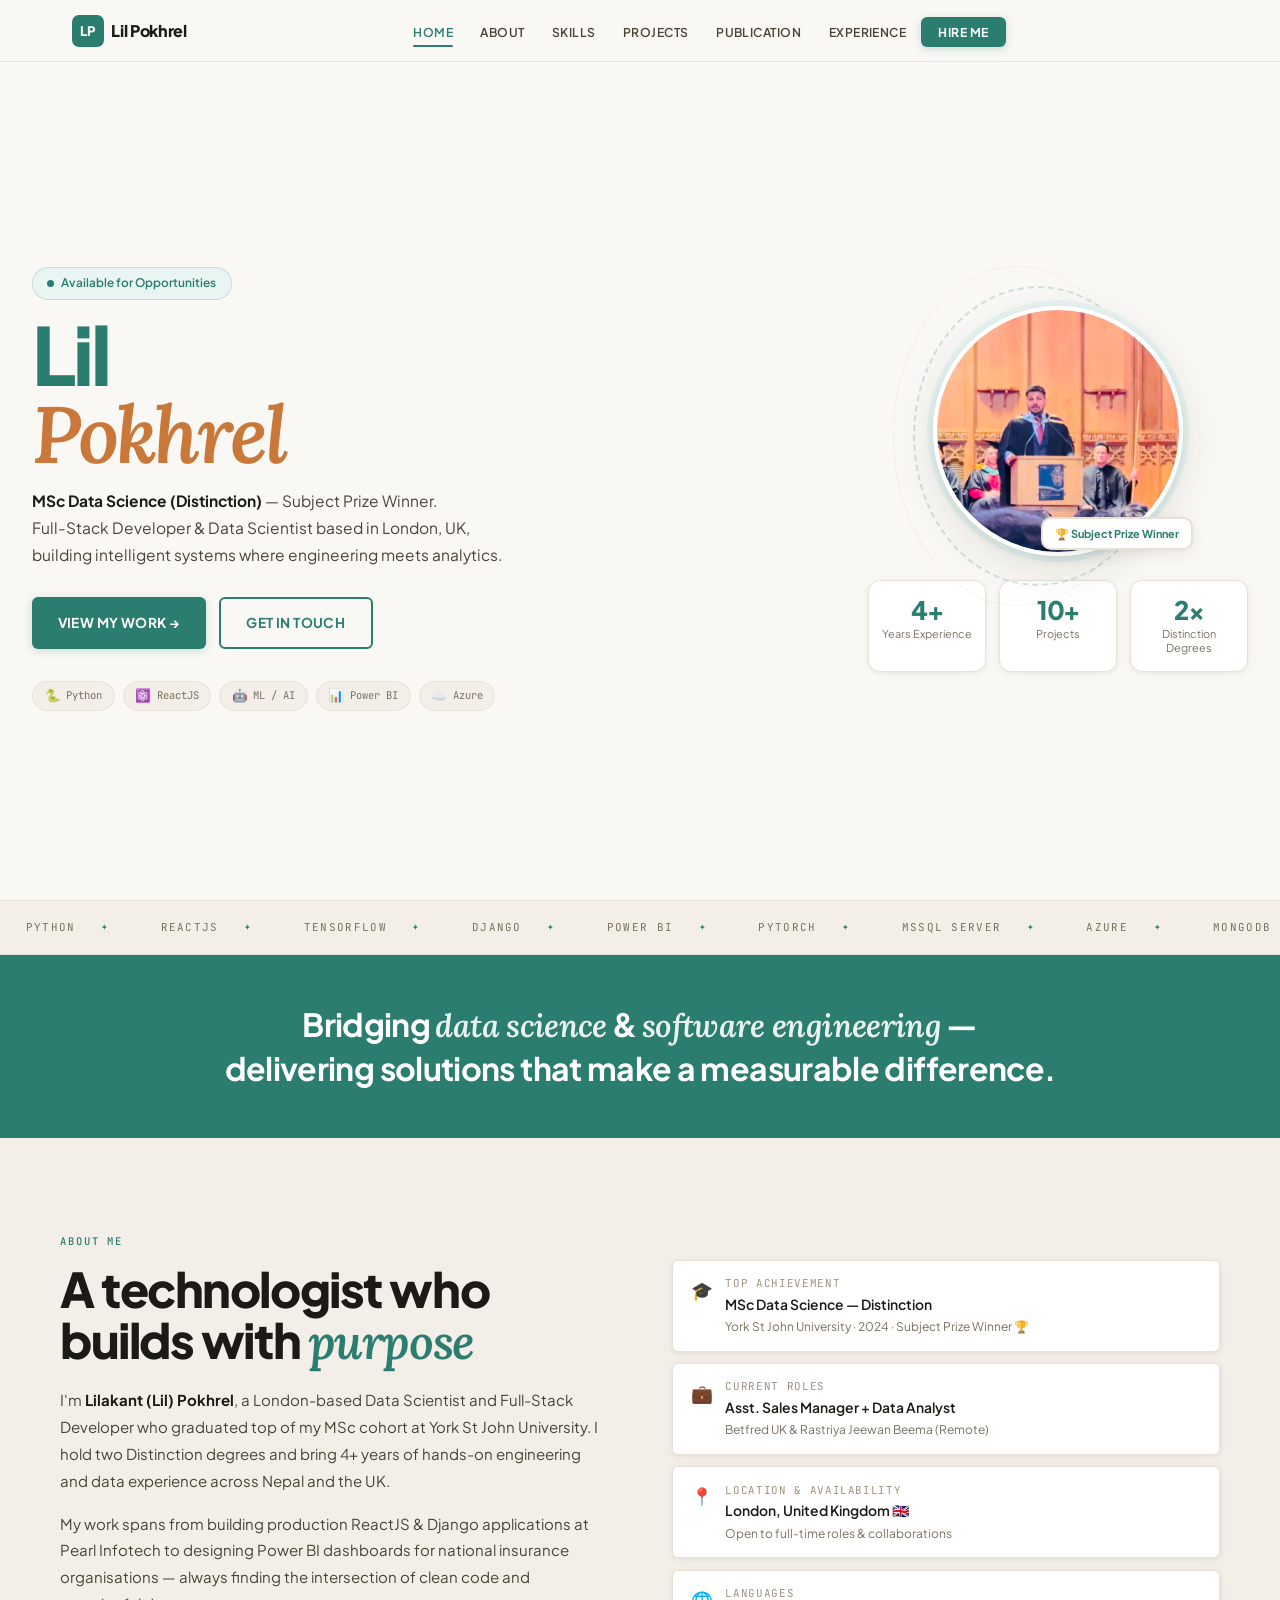
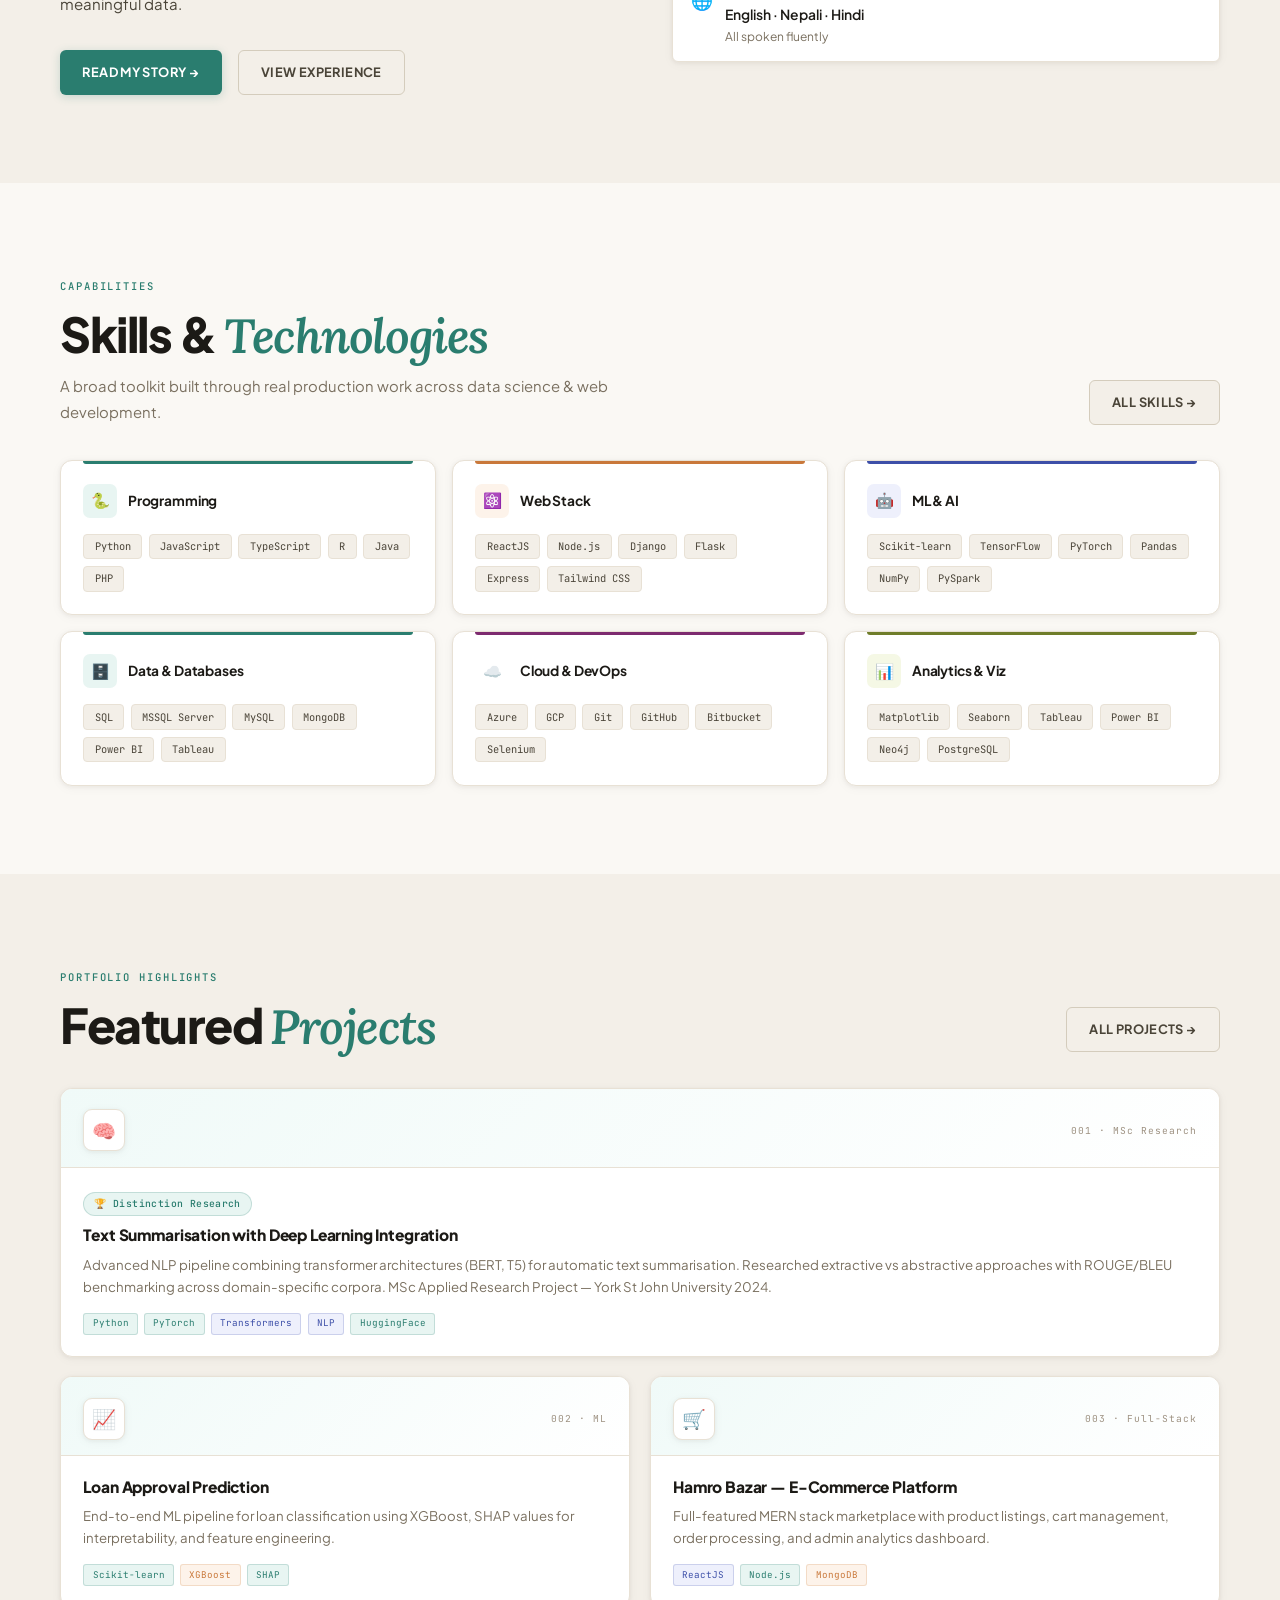
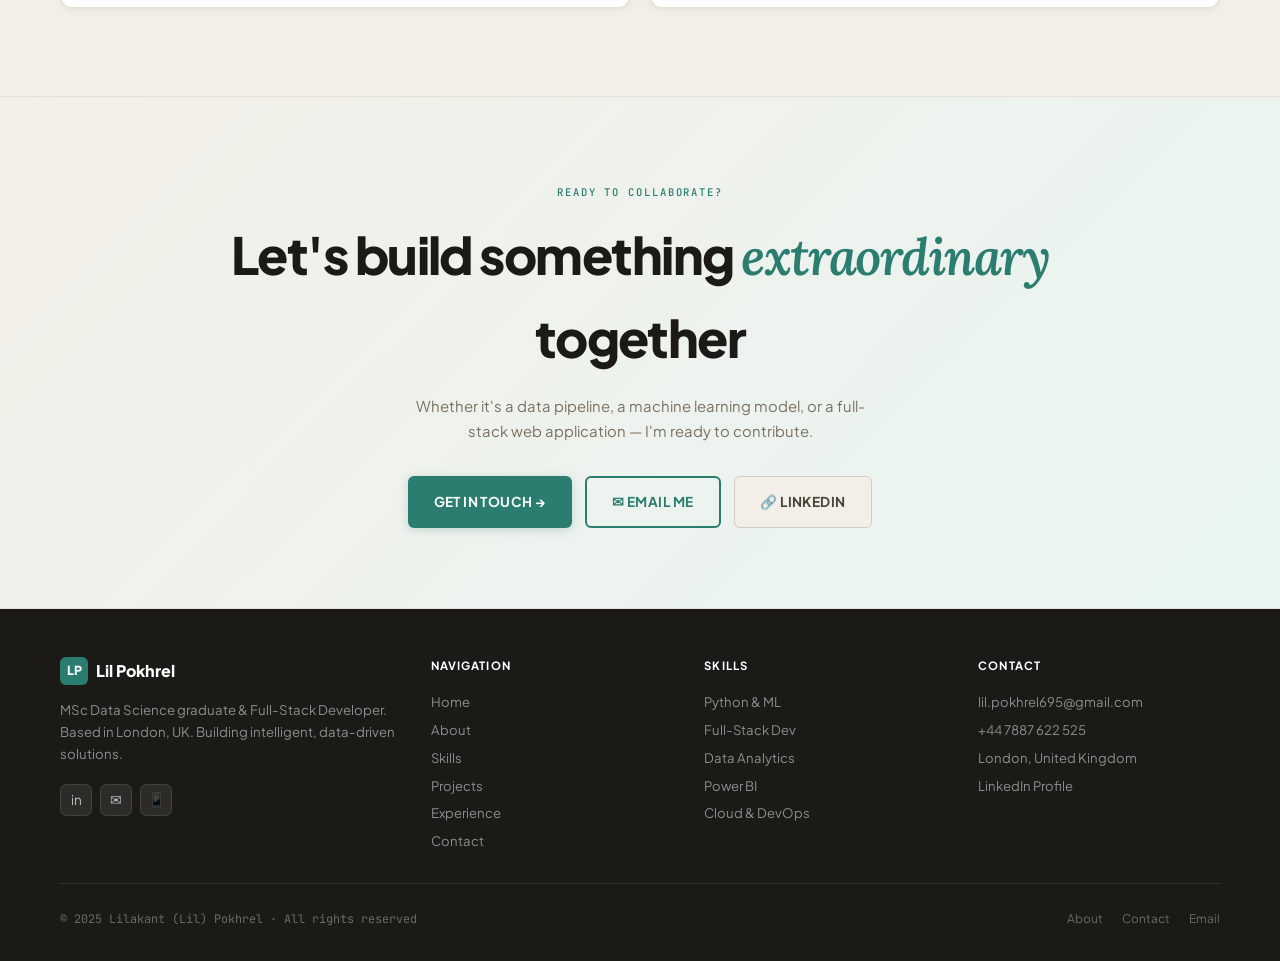
<file: index.html>
<!DOCTYPE html>
<html lang="en">
<head>
  <meta charset="UTF-8" />
  <meta name="viewport" content="width=device-width, initial-scale=1.0" />
  <meta name="theme-color" content="#faf8f4">
  <style>
    /* GLOBAL OVERFLOW SAFETY — prevents any horizontal scroll */
    html, body { max-width: 100% !important; overflow-x: hidden !important; }
    *, *::before, *::after { max-width: 100%; }
    section, header, footer, main, div, nav, ul, li { max-width: 100%; }
    .nav { width: 100% !important; max-width: 100% !important; left: 0 !important; right: 0 !important; }
    .nav-inner { width: 100% !important; }
    .nav-mobile { width: 100% !important; left: 0 !important; right: 0 !important; }
    /* Prevent long words / emails causing overflow */
    p, li, a, span { overflow-wrap: break-word; word-break: break-word; }
    /* Ensure images never overflow */
    img { max-width: 100% !important; height: auto; }
  </style>
  <meta name="description" content="Lil Pokhrel — Data Scientist & Full-Stack Developer based in London, UK. MSc Data Science (Distinction), Subject Prize Winner." />
  <title>Lil Pokhrel — Data Scientist & Full-Stack Developer</title>
  <link rel="preconnect" href="https://fonts.googleapis.com">
  <link rel="preconnect" href="https://fonts.gstatic.com" crossorigin>
  <link href="https://fonts.googleapis.com/css2?family=Plus+Jakarta+Sans:ital,wght@0,300;0,400;0,500;0,600;0,700;0,800;1,400&family=Lora:ital,wght@0,400;0,600;0,700;1,400;1,600&family=JetBrains+Mono:wght@300;400;500&display=swap" rel="stylesheet">
  <link rel="stylesheet" href="css/style.css">
  <style>
  /* ── HOME PAGE STYLES ── */
  .hero {
    min-height: calc(100vh - var(--nav-h));
    display: flex;
    flex-direction: column;
    justify-content: center;
    gap: 2.5rem;
    padding: 3.5rem 1.1rem 3rem;
    width: 100%;
  }
  .hero-left { width: 100%; }
  .hero-eyebrow { margin-bottom: 1rem; }
  .hero-h1 {
    font-size: clamp(2.2rem, 7vw, 5rem);
    font-weight: 800; letter-spacing: -.04em;
    line-height: .96; color: var(--text); margin-bottom: .9rem;
  }
  .hero-h1 span { color: var(--accent); }
  .hero-h1 em { font-family: var(--ff-s); font-style: italic; font-weight: 600; color: var(--amber); }
  .hero-sub { font-size: .97rem; line-height: 1.75; color: var(--text2); max-width: 480px; margin-bottom: 1.8rem; }
  .hero-sub strong { color: var(--text); }
  .hero-actions { display: flex; gap: .8rem; flex-wrap: wrap; margin-bottom: 2rem; }
  .hero-chips { display: flex; gap: .5rem; flex-wrap: wrap; }
  .hero-chip {
    display: inline-flex; align-items: center; gap: .35rem;
    font-family: var(--ff-m); font-size: .66rem; color: var(--text3);
    padding: .24rem .72rem; background: var(--bg2);
    border: 1px solid var(--border); border-radius: 20px;
  }
  .hero-chip span { color: var(--accent); font-size: .78rem; }
  .hero-right {
    display: flex; flex-direction: column;
    align-items: center; gap: 1.5rem;
    width: 100%; order: -1;
  }
  .hero-avatar-wrap { position: relative; }
  .hero-deco, .hero-deco2 { display: none; }
  .hero-stats-row { display: flex; gap: .8rem; width: 100%; justify-content: center; }
  .h-stat { flex: 1; background: var(--surface); border: 1px solid var(--border); border-radius: var(--r-lg); padding: 1rem .8rem; text-align: center; box-shadow: var(--shadow-sm); min-width: 0; }
  .h-stat-n { font-size: 1.6rem; font-weight: 800; color: var(--accent); line-height: 1; letter-spacing: -.04em; }
  .h-stat-l { font-size: .68rem; color: var(--text3); margin-top: .28rem; line-height: 1.3; }

  .intro-strip { background: var(--accent); padding: 2.5rem 1.1rem; text-align: center; color: #fff; }
  .intro-strip h2 { font-size: clamp(1.1rem, 3.5vw, 2rem); font-weight: 700; letter-spacing: -.02em; line-height: 1.35; }
  .intro-strip h2 em { font-family: var(--ff-s); font-style: italic; font-weight: 600; opacity: .9; }

  .about-preview { background: var(--bg2); }
  .about-preview-grid { display: flex; flex-direction: column; gap: 2rem; }
  .about-preview-text p { font-size: .94rem; line-height: 1.78; color: var(--text2); margin-bottom: 1rem; }
  .about-preview-text p strong { color: var(--text); }
  .about-facts { display: flex; flex-direction: column; gap: .7rem; }
  .about-fact { display: flex; gap: .8rem; align-items: flex-start; padding: .9rem 1.1rem; background: var(--surface); border: 1px solid var(--border); border-radius: var(--r); box-shadow: var(--shadow-sm); }
  .af-icon { font-size: 1.1rem; flex-shrink: 0; margin-top: .05rem; }
  .af-label { font-size: .68rem; color: var(--muted); font-family: var(--ff-m); letter-spacing: .06em; text-transform: uppercase; }
  .af-val { font-size: .87rem; font-weight: 600; color: var(--text); margin-top: .08rem; }
  .af-sub { font-size: .75rem; color: var(--text3); margin-top: .08rem; }

  .skills-preview-grid { display: grid; grid-template-columns: 1fr; gap: 1rem; }
  .featured-grid { display: grid; grid-template-columns: 1fr; gap: 1.2rem; }
  .feat-main { grid-column: span 1; }

  .cta-banner { background: linear-gradient(135deg, var(--bg2) 0%, var(--accent-light) 100%); border-top: 1px solid var(--border); border-bottom: 1px solid var(--border); padding: 3.5rem 1.1rem; text-align: center; }
  .cta-banner h2 { font-size: clamp(1.6rem, 5vw, 3.2rem); font-weight: 800; letter-spacing: -.03em; color: var(--text); margin-bottom: .9rem; }
  .cta-banner h2 em { font-family: var(--ff-s); font-style: italic; color: var(--accent); font-weight: 600; }
  .cta-banner p { color: var(--text3); font-size: .93rem; max-width: 460px; margin: 0 auto 2rem; line-height: 1.7; }
  .cta-actions { display: flex; gap: .8rem; justify-content: center; flex-wrap: wrap; }

  /* Tablet */
  @media (min-width: 640px) {
    .skills-preview-grid { grid-template-columns: 1fr 1fr; }
    .hero-right { order: 0; }
    .hero-deco { display: block; }
  }
  /* Desktop */
  @media (min-width: 900px) {
    .hero { flex-direction: row; align-items: center; padding: 4rem 2rem 3rem; }
    .hero-left { flex: 1; }
    .hero-right { flex: 0 0 380px; order: 0; }
    .hero-deco, .hero-deco2 { display: block; }
    .hero-deco { position: absolute; width: 300px; height: 300px; border-radius: 50%; border: 2px dashed rgba(42,125,111,.2); top: -20px; left: -20px; animation: spin-slow 20s linear infinite; }
    .hero-deco2 { position: absolute; width: 340px; height: 340px; border-radius: 50%; border: 1px dashed rgba(201,120,58,.15); top: -40px; left: -40px; animation: spin-slow 30s linear infinite reverse; }
    .about-preview-grid { flex-direction: row; gap: 4rem; align-items: center; }
    .about-preview-text, .about-facts { flex: 1; }
    .skills-preview-grid { grid-template-columns: repeat(3, 1fr); }
    .featured-grid { grid-template-columns: 1fr 1fr; }
    .feat-main { grid-column: span 2; }
    .cta-banner { padding: 5rem 2rem; }
    .intro-strip { padding: 3rem 2rem; }
  }
  @keyframes spin-slow { from{transform:rotate(0deg)} to{transform:rotate(360deg)} }
  @keyframes slideUp { from{opacity:0;transform:translateY(28px)} to{opacity:1;transform:none} }
  @keyframes fadeIn { from{opacity:0} to{opacity:1} }
</style>
</head>
<body>

<!-- ════════ NAVIGATION ════════ -->
<header>
  <nav class="nav" role="navigation" aria-label="Main navigation">
    <div class="nav-inner">
      <a href="index.html" class="nav-logo" aria-label="Lil Pokhrel Home">
        <div class="nav-logo-mark" aria-hidden="true">LP</div>
        Lil Pokhrel
      </a>
      <ul class="nav-links" role="list">
        <li><a href="index.html">Home</a></li>
        <li><a href="pages/about.html">About</a></li>
        <li><a href="pages/skills.html">Skills</a></li>
        <li><a href="pages/projects.html">Projects</a></li>
         <li><a href="pages/publication.html">Publication</a></li>
        <li><a href="pages/experience.html">Experience</a></li>
        <li class="nav-cta-wrap"><a href="pages/contact.html" class="nav-cta">Hire Me</a></li>
      </ul>
      <button class="nav-ham" id="navHam" aria-expanded="false" aria-label="Toggle menu">
        <span></span><span></span><span></span>
      </button>
    </div>
  </nav>
  <div class="nav-mobile" id="navMobile" role="navigation" aria-label="Mobile navigation">
    <a href="index.html">Home</a>
    <a href="pages/about.html">About</a>
    <a href="pages/skills.html">Skills</a>
    <a href="pages/publication.html">Publication</a>
    <a href="pages/projects.html">Projects</a>
    <a href="pages/experience.html">Experience</a>
    <a href="pages/contact.html" class="nav-mob-cta">Contact / Hire Me</a>
  </div>
</header>

<main class="page-wrap">

  <!-- ════════ HERO ════════ -->
  <section aria-label="Hero introduction" style="overflow:hidden;width:100%;">
    <div class="hero">
      <div class="hero-left">
        <div class="hero-eyebrow">
          <div class="avail-pill">
            <span class="avail-dot"></span>
            Available for Opportunities
          </div>
        </div>
        <h1 class="hero-h1" style="opacity:0;animation:slideUp .8s .15s forwards">
          <span>Lil</span><br>
          <em>Pokhrel</em>
        </h1>
        <p class="hero-sub" style="opacity:0;animation:slideUp .8s .3s forwards">
          <strong>MSc Data Science (Distinction)</strong> — Subject Prize Winner.<br>
          Full-Stack Developer &amp; Data Scientist based in London, UK, building intelligent systems where engineering meets analytics.
        </p>
        <div class="hero-actions" style="opacity:0;animation:slideUp .8s .45s forwards">
          <a href="pages/projects.html" class="btn btn-primary btn-lg">View My Work →</a>
          <a href="pages/contact.html" class="btn btn-outline btn-lg">Get In Touch</a>
        </div>
        <div class="hero-chips" style="opacity:0;animation:slideUp .8s .6s forwards">
          <span class="hero-chip"><span>🐍</span> Python</span>
          <span class="hero-chip"><span>⚛️</span> ReactJS</span>
          <span class="hero-chip"><span>🤖</span> ML / AI</span>
          <span class="hero-chip"><span>📊</span> Power BI</span>
          <span class="hero-chip"><span>☁️</span> Azure</span>
        </div>
      </div>
    <div class="hero-right" style="opacity:0;animation:fadeIn .9s .2s forwards">
  <div class="hero-avatar-wrap" style="position:relative;z-index:1;">
    <div class="hero-deco"></div>
    <div class="hero-deco2"></div>
    <div class="avatar-bg">
      <img
        src="images/profile.jpg"
        alt="Lil Pokhrel"
        class="avatar-photo"
        onerror="this.style.display='none'; this.nextElementSibling.style.display='flex'"
      />
      <span class="avatar-initials" style="display:none">LP</span>
    </div>
    <div class="avatar-badge">🏆 Subject Prize Winner</div>
  </div>
  <div class="hero-stats-row">
    <div class="h-stat">
      <div class="h-stat-n" data-count="4" data-suffix="+">0+</div>
      <div class="h-stat-l">Years Experience</div>
    </div>
    <div class="h-stat">
      <div class="h-stat-n" data-count="10" data-suffix="+">0+</div>
      <div class="h-stat-l">Projects</div>
    </div>
    <div class="h-stat">
      <div class="h-stat-n" data-count="2" data-suffix="×">0×</div>
      <div class="h-stat-l">Distinction Degrees</div>
    </div>
  </div>
</div>
    </div>
  </section>

  <!-- MARQUEE -->
  <div class="marquee-wrap" aria-hidden="true">
    <div class="marquee-track">
      <div class="marquee-item">Python</div><div class="marquee-item">ReactJS</div>
      <div class="marquee-item">TensorFlow</div><div class="marquee-item">Django</div>
      <div class="marquee-item">Power BI</div><div class="marquee-item">PyTorch</div>
      <div class="marquee-item">MSSQL Server</div><div class="marquee-item">Azure</div>
      <div class="marquee-item">MongoDB</div><div class="marquee-item">Scikit-learn</div>
      <div class="marquee-item">TypeScript</div><div class="marquee-item">Tableau</div>
      <div class="marquee-item">PySpark</div><div class="marquee-item">Node.js</div>
      <!-- duplicate -->
      <div class="marquee-item">Python</div><div class="marquee-item">ReactJS</div>
      <div class="marquee-item">TensorFlow</div><div class="marquee-item">Django</div>
      <div class="marquee-item">Power BI</div><div class="marquee-item">PyTorch</div>
      <div class="marquee-item">MSSQL Server</div><div class="marquee-item">Azure</div>
      <div class="marquee-item">MongoDB</div><div class="marquee-item">Scikit-learn</div>
      <div class="marquee-item">TypeScript</div><div class="marquee-item">Tableau</div>
      <div class="marquee-item">PySpark</div><div class="marquee-item">Node.js</div>
    </div>
  </div>

  <!-- INTRO STRIP -->
  <div class="intro-strip">
    <div class="container-sm">
      <h2>
        Bridging <em>data science</em> &amp; <em>software engineering</em> —<br>
        delivering solutions that make a measurable difference.
      </h2>
    </div>
  </div>

  <!-- ════════ ABOUT PREVIEW ════════ -->
  <section class="section about-preview" aria-label="About preview">
    <div class="container">
      <div class="about-preview-grid">
        <div class="about-preview-text reveal">
          <div class="eyebrow">About Me</div>
          <h2 class="section-title" style="margin-bottom:1.2rem">A technologist who builds with <em>purpose</em></h2>
          <p>I'm <strong>Lilakant (Lil) Pokhrel</strong>, a London-based Data Scientist and Full-Stack Developer who graduated top of my MSc cohort at York St John University. I hold two Distinction degrees and bring 4+ years of hands-on engineering and data experience across Nepal and the UK.</p>
          <p>My work spans from building production ReactJS &amp; Django applications at Pearl Infotech to designing Power BI dashboards for national insurance organisations — always finding the intersection of clean code and meaningful data.</p>
          <div style="margin-top:2rem;display:flex;gap:1rem;flex-wrap:wrap">
            <a href="pages/about.html" class="btn btn-primary">Read My Story →</a>
            <a href="pages/experience.html" class="btn btn-ghost">View Experience</a>
          </div>
        </div>
        <div class="about-facts reveal reveal-delay-2">
          <div class="about-fact">
            <div class="af-icon">🎓</div>
            <div>
              <div class="af-label">Top Achievement</div>
              <div class="af-val">MSc Data Science — Distinction</div>
              <div class="af-sub">York St John University · 2024 · Subject Prize Winner 🏆</div>
            </div>
          </div>
          <div class="about-fact">
            <div class="af-icon">💼</div>
            <div>
              <div class="af-label">Current Roles</div>
              <div class="af-val">Asst. Sales Manager + Data Analyst</div>
              <div class="af-sub">Betfred UK &amp; Rastriya Jeewan Beema (Remote)</div>
            </div>
          </div>
          <div class="about-fact">
            <div class="af-icon">📍</div>
            <div>
              <div class="af-label">Location &amp; Availability</div>
              <div class="af-val">London, United Kingdom 🇬🇧</div>
              <div class="af-sub">Open to full-time roles &amp; collaborations</div>
            </div>
          </div>
          <div class="about-fact">
            <div class="af-icon">🌐</div>
            <div>
              <div class="af-label">Languages</div>
              <div class="af-val">English · Nepali · Hindi</div>
              <div class="af-sub">All spoken fluently</div>
            </div>
          </div>
        </div>
      </div>
    </div>
  </section>

  <!-- ════════ SKILLS PREVIEW ════════ -->
  <section class="section" aria-label="Skills overview">
    <div class="container">
      <div class="section-header-row">
        <div class="reveal">
          <div class="eyebrow">Capabilities</div>
          <h2 class="section-title">Skills &amp; <em>Technologies</em></h2>
          <p class="section-sub">A broad toolkit built through real production work across data science &amp; web development.</p>
        </div>
        <a href="pages/skills.html" class="btn btn-ghost reveal reveal-delay-2">All Skills →</a>
      </div>
      <div class="skills-preview-grid">
        <div class="skill-cat-card scc-1 reveal reveal-delay-1">
          <div class="skill-cat-head">
            <div class="skill-cat-icon" style="background:var(--accent-light)">🐍</div>
            <div class="skill-cat-name">Programming</div>
          </div>
          <div class="skill-tags-wrap">
            <span class="skill-tag">Python</span><span class="skill-tag">JavaScript</span>
            <span class="skill-tag">TypeScript</span><span class="skill-tag">R</span>
            <span class="skill-tag">Java</span><span class="skill-tag">PHP</span>
          </div>
        </div>
        <div class="skill-cat-card scc-2 reveal reveal-delay-2">
          <div class="skill-cat-head">
            <div class="skill-cat-icon" style="background:var(--amber-light)">⚛️</div>
            <div class="skill-cat-name">Web Stack</div>
          </div>
          <div class="skill-tags-wrap">
            <span class="skill-tag">ReactJS</span><span class="skill-tag">Node.js</span>
            <span class="skill-tag">Django</span><span class="skill-tag">Flask</span>
            <span class="skill-tag">Express</span><span class="skill-tag">Tailwind CSS</span>
          </div>
        </div>
        <div class="skill-cat-card scc-3 reveal reveal-delay-3">
          <div class="skill-cat-head">
            <div class="skill-cat-icon" style="background:var(--indigo-light)">🤖</div>
            <div class="skill-cat-name">ML &amp; AI</div>
          </div>
          <div class="skill-tags-wrap">
            <span class="skill-tag">Scikit-learn</span><span class="skill-tag">TensorFlow</span>
            <span class="skill-tag">PyTorch</span><span class="skill-tag">Pandas</span>
            <span class="skill-tag">NumPy</span><span class="skill-tag">PySpark</span>
          </div>
        </div>
        <div class="skill-cat-card scc-4 reveal reveal-delay-1">
          <div class="skill-cat-head">
            <div class="skill-cat-icon" style="background:var(--accent-light)">🗄️</div>
            <div class="skill-cat-name">Data &amp; Databases</div>
          </div>
          <div class="skill-tags-wrap">
            <span class="skill-tag">SQL</span><span class="skill-tag">MSSQL Server</span>
            <span class="skill-tag">MySQL</span><span class="skill-tag">MongoDB</span>
            <span class="skill-tag">Power BI</span><span class="skill-tag">Tableau</span>
          </div>
        </div>
        <div class="skill-cat-card scc-5 reveal reveal-delay-2">
          <div class="skill-cat-head">
            <div class="skill-cat-icon" style="background:#f5eeff)">☁️</div>
            <div class="skill-cat-name">Cloud &amp; DevOps</div>
          </div>
          <div class="skill-tags-wrap">
            <span class="skill-tag">Azure</span><span class="skill-tag">GCP</span>
            <span class="skill-tag">Git</span><span class="skill-tag">GitHub</span>
            <span class="skill-tag">Bitbucket</span><span class="skill-tag">Selenium</span>
          </div>
        </div>
        <div class="skill-cat-card scc-6 reveal reveal-delay-3">
          <div class="skill-cat-head">
            <div class="skill-cat-icon" style="background:#f5f8e5">📊</div>
            <div class="skill-cat-name">Analytics &amp; Viz</div>
          </div>
          <div class="skill-tags-wrap">
            <span class="skill-tag">Matplotlib</span><span class="skill-tag">Seaborn</span>
            <span class="skill-tag">Tableau</span><span class="skill-tag">Power BI</span>
            <span class="skill-tag">Neo4j</span><span class="skill-tag">PostgreSQL</span>
          </div>
        </div>
      </div>
    </div>
  </section>

  <!-- ════════ FEATURED PROJECTS ════════ -->
  <section class="section" style="background:var(--bg2)" aria-label="Featured projects">
    <div class="container">
      <div class="section-header-row">
        <div class="reveal">
          <div class="eyebrow">Portfolio Highlights</div>
          <h2 class="section-title">Featured <em>Projects</em></h2>
        </div>
        <a href="pages/projects.html" class="btn btn-ghost reveal reveal-delay-2">All Projects →</a>
      </div>
      <div class="featured-grid">
        <div class="proj-card feat-main reveal">
          <div class="proj-card-top">
            <div class="proj-icon">🧠</div>
            <span class="proj-num">001 · MSc Research</span>
          </div>
          <div class="proj-card-body">
            <div style="margin-bottom:.6rem"><span class="badge badge-green">🏆 Distinction Research</span></div>
            <div class="proj-title">Text Summarisation with Deep Learning Integration</div>
            <div class="proj-desc">Advanced NLP pipeline combining transformer architectures (BERT, T5) for automatic text summarisation. Researched extractive vs abstractive approaches with ROUGE/BLEU benchmarking across domain-specific corpora. MSc Applied Research Project — York St John University 2024.</div>
            <div class="proj-tags">
              <span class="proj-tag badge-green">Python</span>
              <span class="proj-tag badge-green">PyTorch</span>
              <span class="proj-tag badge-indigo">Transformers</span>
              <span class="proj-tag badge-indigo">NLP</span>
              <span class="proj-tag badge-green">HuggingFace</span>
            </div>
          </div>
        </div>
        <div class="proj-card reveal reveal-delay-1">
          <div class="proj-card-top">
            <div class="proj-icon">📈</div>
            <span class="proj-num">002 · ML</span>
          </div>
          <div class="proj-card-body">
            <div class="proj-title">Loan Approval Prediction</div>
            <div class="proj-desc">End-to-end ML pipeline for loan classification using XGBoost, SHAP values for interpretability, and feature engineering.</div>
            <div class="proj-tags">
              <span class="proj-tag badge-green">Scikit-learn</span>
              <span class="proj-tag badge-amber">XGBoost</span>
              <span class="proj-tag badge-green">SHAP</span>
            </div>
          </div>
        </div>
        <div class="proj-card reveal reveal-delay-2">
          <div class="proj-card-top">
            <div class="proj-icon">🛒</div>
            <span class="proj-num">003 · Full-Stack</span>
          </div>
          <div class="proj-card-body">
            <div class="proj-title">Hamro Bazar — E-Commerce Platform</div>
            <div class="proj-desc">Full-featured MERN stack marketplace with product listings, cart management, order processing, and admin analytics dashboard.</div>
            <div class="proj-tags">
              <span class="proj-tag badge-indigo">ReactJS</span>
              <span class="proj-tag badge-green">Node.js</span>
              <span class="proj-tag badge-amber">MongoDB</span>
            </div>
          </div>
        </div>
      </div>
    </div>
  </section>

  <!-- ════════ CTA BANNER ════════ -->
  <section class="cta-banner" aria-label="Call to action">
    <div class="container-sm reveal">
      <div class="eyebrow" style="justify-content:center">Ready to collaborate?</div>
      <h2>Let's build something <em>extraordinary</em> together</h2>
      <p>Whether it's a data pipeline, a machine learning model, or a full-stack web application — I'm ready to contribute.</p>
      <div class="cta-actions">
        <a href="pages/contact.html" class="btn btn-primary btn-lg">Get In Touch →</a>
        <a href="mailto:lil.pokhrel695@gmail.com" class="btn btn-outline btn-lg">✉ Email Me</a>
        <a href="https://linkedin.com/in/lilakant-pokhrel-bb606332" target="_blank" rel="noopener" class="btn btn-ghost btn-lg">🔗 LinkedIn</a>
      </div>
    </div>
  </section>

</main>

<!-- ════════ FOOTER ════════ -->
<footer class="footer" role="contentinfo">
  <div class="footer-inner">
    <div class="footer-top">
      <div class="footer-brand">
        <div class="footer-logo">
          <div class="footer-logo-mark">LP</div>
          Lil Pokhrel
        </div>
        <p class="footer-desc">MSc Data Science graduate &amp; Full-Stack Developer. Based in London, UK. Building intelligent, data-driven solutions.</p>
        <div class="footer-social">
          <a href="https://linkedin.com/in/lilakant-pokhrel-bb606332" target="_blank" rel="noopener" aria-label="LinkedIn" title="LinkedIn">in</a>
          <a href="mailto:lil.pokhrel695@gmail.com" aria-label="Email" title="Email">✉</a>
          <a href="tel:+447887622525" aria-label="Phone" title="Phone">📱</a>
        </div>
      </div>
      <div>
        <div class="footer-col-title">Navigation</div>
        <div class="footer-col-links">
          <a href="index.html">Home</a>
          <a href="pages/about.html">About</a>
          <a href="pages/skills.html">Skills</a>
          <a href="pages/projects.html">Projects</a>
          <a href="pages/experience.html">Experience</a>
          <a href="pages/contact.html">Contact</a>
        </div>
      </div>
      <div>
        <div class="footer-col-title">Skills</div>
        <div class="footer-col-links">
          <a href="pages/skills.html">Python &amp; ML</a>
          <a href="pages/skills.html">Full-Stack Dev</a>
          <a href="pages/skills.html">Data Analytics</a>
          <a href="pages/skills.html">Power BI</a>
          <a href="pages/skills.html">Cloud &amp; DevOps</a>
        </div>
      </div>
      <div>
        <div class="footer-col-title">Contact</div>
        <div class="footer-col-links">
          <a href="mailto:lil.pokhrel695@gmail.com">lil.pokhrel695@gmail.com</a>
          <a href="tel:+447887622525">+44 7887 622 525</a>
          <a href="#">London, United Kingdom</a>
          <a href="https://linkedin.com/in/lilakant-pokhrel-bb606332" target="_blank" rel="noopener">LinkedIn Profile</a>
        </div>
      </div>
    </div>
    <div class="footer-bottom">
      <p class="footer-copy">© 2025 Lilakant (Lil) Pokhrel · All rights reserved</p>
      <div class="footer-bottom-links">
        <a href="pages/about.html">About</a>
        <a href="pages/contact.html">Contact</a>
        <a href="mailto:lil.pokhrel695@gmail.com">Email</a>
      </div>
    </div>
  </div>
</footer>
<script src="js/main.js"></script>
</body>
</html>
</file>
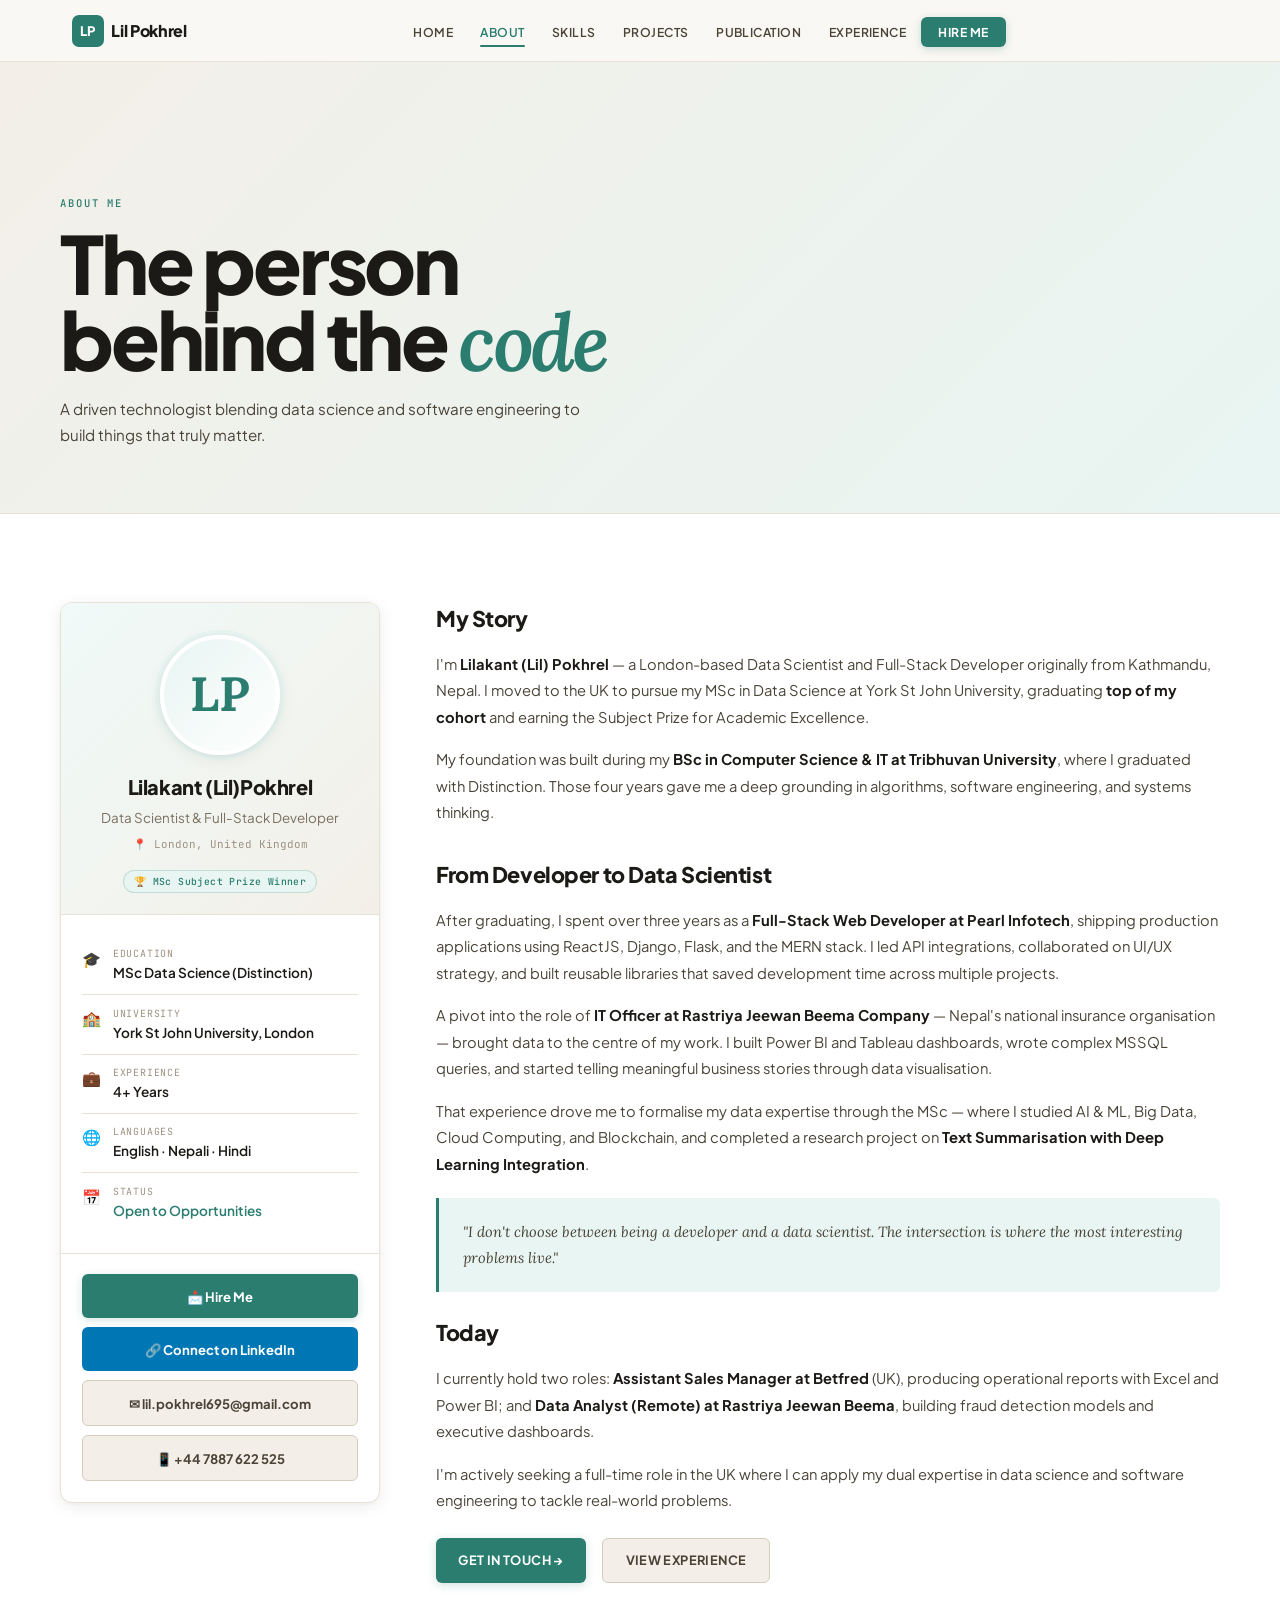
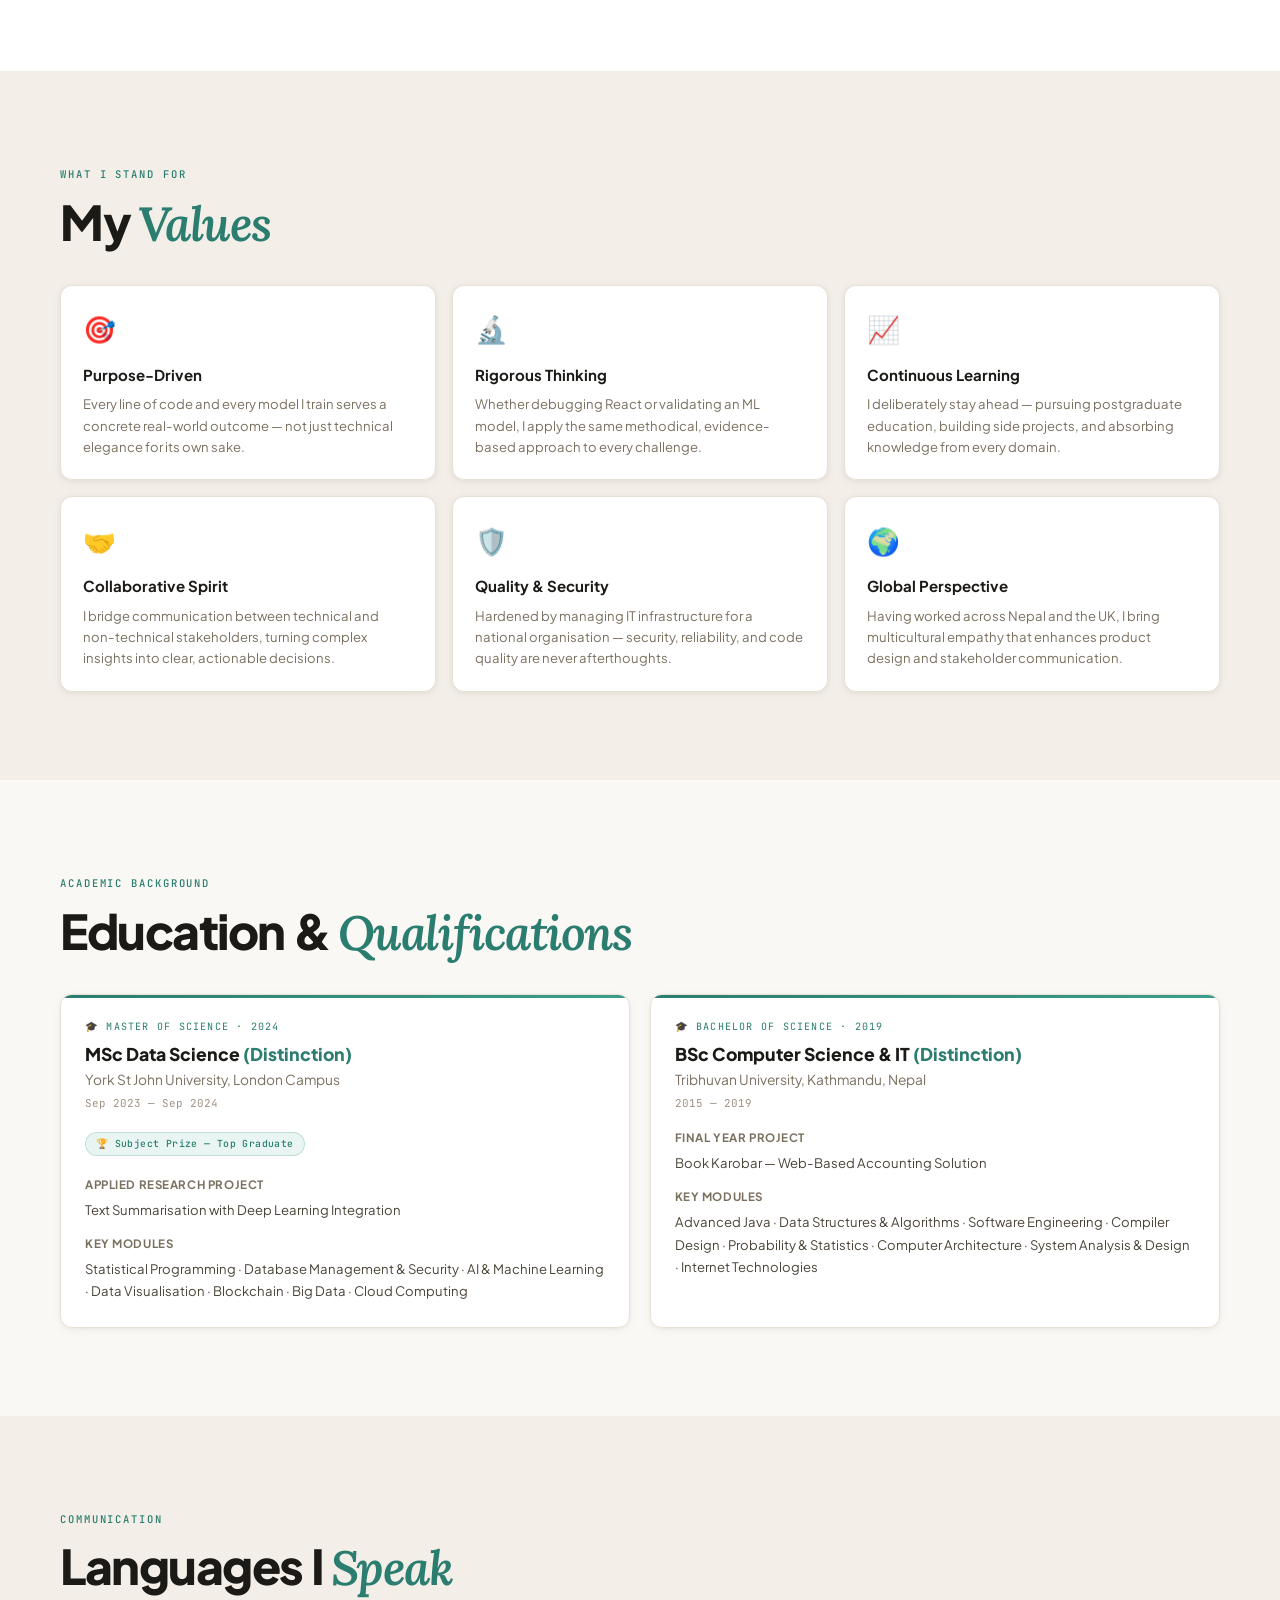
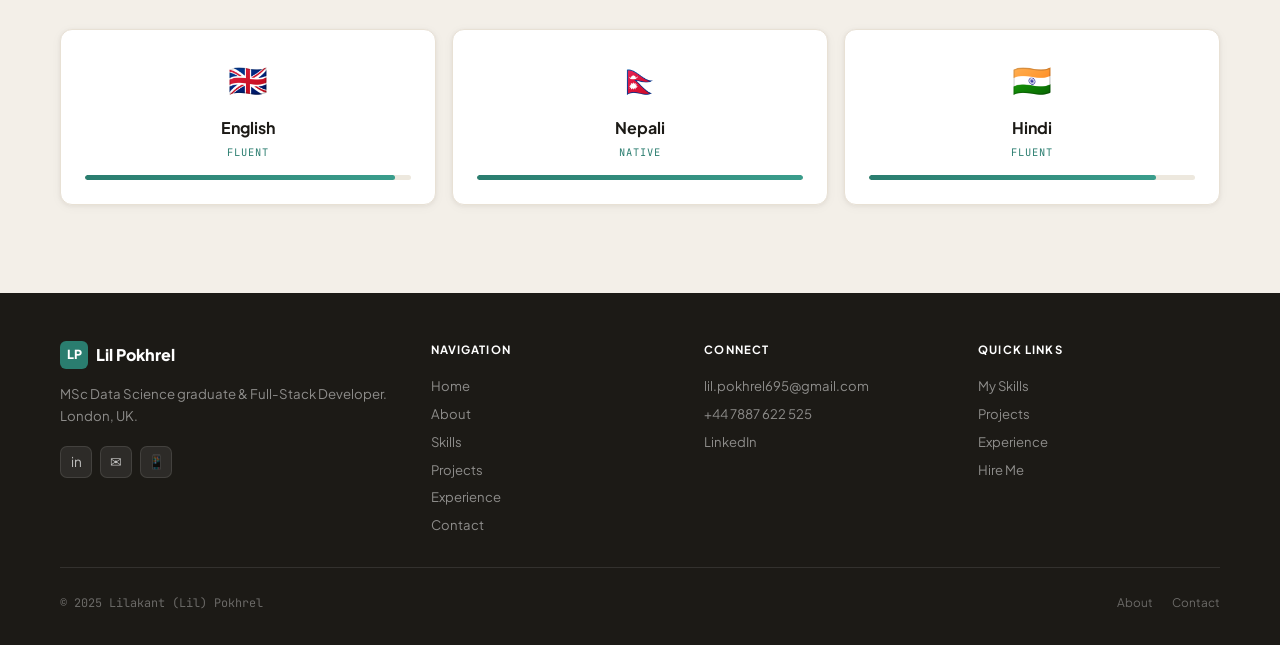
<file: pages/about.html>
<!DOCTYPE html>
<html lang="en">
<head>
  <meta charset="UTF-8" /><meta name="viewport" content="width=device-width, initial-scale=1.0" />
  <meta name="description" content="About Lil Pokhrel — Data Scientist & Full-Stack Developer. MSc Data Science Distinction, Subject Prize Winner, 4+ years experience." />
  <title>About — Lil Pokhrel</title>
  <link rel="preconnect" href="https://fonts.googleapis.com"><link rel="preconnect" href="https://fonts.gstatic.com" crossorigin>
  <link href="https://fonts.googleapis.com/css2?family=Plus+Jakarta+Sans:ital,wght@0,300;0,400;0,500;0,600;0,700;0,800;1,400&family=Lora:ital,wght@0,400;0,600;0,700;1,400;1,600&family=JetBrains+Mono:wght@300;400;500&display=swap" rel="stylesheet">
  <link rel="stylesheet" href="../css/style.css">
  <style>
  @keyframes slideUp { from{opacity:0;transform:translateY(22px)} to{opacity:1;transform:none} }

  .page-hero { 
    background: linear-gradient(135deg, var(--bg2) 0%, var(--accent-light) 100%);
    padding: calc(var(--nav-h) + 3rem) 1.1rem 3rem;
    border-bottom: 1px solid var(--border);
    width: 100%;
  }
  .page-hero-inner { max-width: 1160px; margin: 0 auto; width: 100%; }
  .page-hero h1 { font-size: clamp(2rem, 7vw, 5rem); font-weight: 800; letter-spacing: -.04em; line-height: .96; color: var(--text); margin-bottom: .9rem; }
  .page-hero h1 em { font-family: var(--ff-s); font-style: italic; color: var(--accent); font-weight: 600; }
  .page-hero p { font-size: .95rem; color: var(--text2); max-width: 540px; line-height: 1.75; }

  /* PROFILE */
  .profile-section { background: var(--surface); }
  .profile-grid { display: flex; flex-direction: column; gap: 2.5rem; }
  .profile-left { width: 100%; }
  .profile-card { background: var(--surface); border: 1px solid var(--border); border-radius: var(--r-lg); overflow: hidden; box-shadow: var(--shadow-md); width: 100%; }
  .profile-card-top { background: linear-gradient(135deg, var(--accent-pale), var(--bg2)); padding: 2rem 1.5rem 1.3rem; border-bottom: 1px solid var(--border); text-align: center; }
  .profile-avatar { width: 120px; height: 120px; border-radius: 50%; background: linear-gradient(135deg, var(--accent-light), #fff); border: 4px solid var(--surface); box-shadow: var(--shadow-md), 0 0 0 5px var(--accent-light); display: flex; align-items: center; justify-content: center; font-family: var(--ff-s); font-size: 3rem; font-weight: 700; color: var(--accent); margin: 0 auto 1rem; }
  .profile-name { font-size: 1.25rem; font-weight: 800; color: var(--text); letter-spacing: -.02em; }
  .profile-title { font-size: .84rem; color: var(--text3); margin-top: .28rem; }
  .profile-location { font-family: var(--ff-m); font-size: .68rem; color: var(--muted); margin-top: .42rem; }
  .profile-card-body { padding: 1.3rem; }
  .profile-info-row { display: flex; gap: .75rem; align-items: flex-start; padding: .65rem 0; border-bottom: 1px solid var(--border); font-size: .84rem; color: var(--text2); }
  .profile-info-row:last-child { border-bottom: none; }
  .profile-info-icon { font-size: .95rem; flex-shrink: 0; margin-top: .05rem; }
  .profile-info-label { font-size: .62rem; color: var(--muted); font-family: var(--ff-m); letter-spacing: .08em; text-transform: uppercase; }
  .profile-info-val { font-weight: 600; color: var(--text); font-size: .85rem; word-break: break-word; }
  .profile-actions { padding: 1.3rem; border-top: 1px solid var(--border); display: flex; flex-direction: column; gap: .6rem; }
  .profile-action-btn { display: flex; align-items: center; justify-content: center; gap: .45rem; padding: .7rem 1rem; border-radius: var(--r); font-weight: 700; font-size: .82rem; text-decoration: none; transition: all .2s; border: none; cursor: pointer; font-family: var(--ff); width: 100%; }
  .pab-primary { background: var(--accent); color: #fff; box-shadow: 0 2px 8px rgba(42,125,111,.2); }
  .pab-primary:hover { box-shadow: 0 6px 18px rgba(42,125,111,.3); transform: translateY(-1px); }
  .pab-linkedin { background: #0077b5; color: #fff; }
  .pab-linkedin:hover { background: #006699; }
  .pab-email { background: var(--bg2); color: var(--text2); border: 1px solid var(--border2); }
  .pab-email:hover { background: var(--bg3); }
  .pab-phone { background: var(--bg2); color: var(--text2); border: 1px solid var(--border2); }
  .pab-phone:hover { background: var(--bg3); }

  .profile-right h2 { font-size: 1.35rem; font-weight: 800; letter-spacing: -.02em; color: var(--text); margin-bottom: .9rem; }
  .profile-right p { font-size: .92rem; line-height: 1.8; color: var(--text2); margin-bottom: 1rem; }
  .profile-right p strong { color: var(--text); }
  blockquote { padding: 1.3rem 1.5rem; border-left: 3px solid var(--accent); background: var(--accent-light); border-radius: 0 var(--r) var(--r) 0; margin: 1.3rem 0; }
  blockquote p { font-family: var(--ff-s); font-style: italic; font-size: 1rem; color: var(--text); margin: 0 !important; }

  .values-grid { display: grid; grid-template-columns: 1fr; gap: 1rem; }
  .edu-grid { display: grid; grid-template-columns: 1fr; gap: 1.2rem; }
  .lang-grid { display: grid; grid-template-columns: 1fr; gap: 1rem; }
  .lang-card { background: var(--surface); border: 1px solid var(--border); border-radius: var(--r-lg); padding: 1.5rem; text-align: center; box-shadow: var(--shadow-sm); transition: transform .25s var(--ease), box-shadow .25s; }
  .lang-card:hover { transform: translateY(-3px); box-shadow: var(--shadow-md); }
  .lang-flag { font-size: 2rem; margin-bottom: .6rem; }
  .lang-name { font-size: 1rem; font-weight: 700; color: var(--text); margin-bottom: .22rem; }
  .lang-level { font-family: var(--ff-m); font-size: .65rem; color: var(--accent); letter-spacing: .1em; text-transform: uppercase; margin-bottom: .9rem; }
  .lang-bar { height: 5px; background: var(--bg3); border-radius: 4px; overflow: hidden; }
  .lang-fill { height: 100%; background: linear-gradient(90deg, var(--accent), var(--accent-mid)); border-radius: 4px; }

  @media (min-width: 640px) {
    .lang-grid { grid-template-columns: 1fr 1fr 1fr; }
    .values-grid { grid-template-columns: 1fr 1fr; }
  }
  @media (min-width: 900px) {
    .page-hero { padding: calc(var(--nav-h) + 4rem) 2rem 4rem; }
    .profile-grid { flex-direction: row; align-items: flex-start; gap: 3.5rem; }
    .profile-left { flex: 0 0 320px; position: sticky; top: calc(var(--nav-h) + 1.5rem); }
    .profile-right { flex: 1; min-width: 0; }
    .values-grid { grid-template-columns: repeat(3, 1fr); }
    .edu-grid { grid-template-columns: 1fr 1fr; }
  }
</style>
</head>
<body>
<header>
  <nav class="nav"><div class="nav-inner">
    <a href="../index.html" class="nav-logo"><div class="nav-logo-mark">LP</div>Lil Pokhrel</a>
    <ul class="nav-links">
      <li><a href="../index.html">Home</a></li><li><a href="about.html">About</a></li>
      <li><a href="skills.html">Skills</a></li><li><a href="projects.html">Projects</a></li>
         <li><a href="publication.html">Publication</a></li>
      <li><a href="experience.html">Experience</a></li>
      <li class="nav-cta-wrap"><a href="contact.html" class="nav-cta">Hire Me</a></li>
    </ul>
    <button class="nav-ham" id="navHam" aria-label="Menu"><span></span><span></span><span></span></button>
  </div></nav>
  <div class="nav-mobile" id="navMobile">
    <a href="../index.html">Home</a><a href="about.html">About</a><a href="skills.html">Skills</a>
    <a href="projects.html">Projects</a>
       <li><a href="publication.html">Publication</a></li>
    <a href="experience.html">Experience</a>
    <a href="contact.html" class="nav-mob-cta">Contact / Hire Me</a>
  </div>
</header>

<main class="page-wrap">
  <!-- PAGE HERO -->
  <section class="page-hero">
    <div class="page-hero-inner">
      <div class="eyebrow" style="opacity:0;animation:slideUp .7s .1s forwards">About Me</div>
      <h1 style="opacity:0;animation:slideUp .7s .2s forwards">The person<br>behind the <em>code</em></h1>
      <p style="opacity:0;animation:slideUp .7s .35s forwards">A driven technologist blending data science and software engineering to build things that truly matter.</p>
    </div>
  </section>

  <!-- PROFILE SECTION -->
  <section class="section profile-section" id="profile">
    <div class="container">
      <div class="profile-grid">
        <!-- LEFT: Profile Card -->
        <div class="profile-left reveal">
          <div class="profile-card">
            <div class="profile-card-top">
              <div class="profile-avatar">LP</div>
              <div class="profile-name">Lilakant (Lil)Pokhrel</div>
              <div class="profile-title">Data Scientist &amp; Full-Stack Developer</div>
              <div class="profile-location">📍 London, United Kingdom</div>
              <div style="margin-top:.8rem">
                <span class="badge badge-green">🏆 MSc Subject Prize Winner</span>
              </div>
            </div>
            <div class="profile-card-body">
              <div class="profile-info-row">
                <span class="profile-info-icon">🎓</span>
                <div>
                  <div class="profile-info-label">Education</div>
                  <div class="profile-info-val">MSc Data Science (Distinction)</div>
                </div>
              </div>
              <div class="profile-info-row">
                <span class="profile-info-icon">🏫</span>
                <div>
                  <div class="profile-info-label">University</div>
                  <div class="profile-info-val">York St John University, London</div>
                </div>
              </div>
              <div class="profile-info-row">
                <span class="profile-info-icon">💼</span>
                <div>
                  <div class="profile-info-label">Experience</div>
                  <div class="profile-info-val">4+ Years</div>
                </div>
              </div>
              <div class="profile-info-row">
                <span class="profile-info-icon">🌐</span>
                <div>
                  <div class="profile-info-label">Languages</div>
                  <div class="profile-info-val">English · Nepali · Hindi</div>
                </div>
              </div>
              <div class="profile-info-row">
                <span class="profile-info-icon">📅</span>
                <div>
                  <div class="profile-info-label">Status</div>
                  <div class="profile-info-val" style="color:var(--accent)">Open to Opportunities</div>
                </div>
              </div>
            </div>
            <div class="profile-actions">
              <a href="contact.html" class="profile-action-btn pab-primary">📩 Hire Me</a>
              <a href="https://linkedin.com/in/lilakant-pokhrel-bb606332" target="_blank" rel="noopener" class="profile-action-btn pab-linkedin">🔗 Connect on LinkedIn</a>
              <a href="mailto:lil.pokhrel695@gmail.com" class="profile-action-btn pab-email">✉ lil.pokhrel695@gmail.com</a>
              <a href="tel:+447887622525" class="profile-action-btn pab-phone">📱 +44 7887 622 525</a>
            </div>
          </div>
        </div>

        <!-- RIGHT: Story -->
        <div class="profile-right reveal reveal-delay-2">
          <h2>My Story</h2>
          <p>I'm <strong>Lilakant (Lil) Pokhrel</strong> — a London-based Data Scientist and Full-Stack Developer originally from Kathmandu, Nepal. I moved to the UK to pursue my MSc in Data Science at York St John University, graduating <strong>top of my cohort</strong> and earning the Subject Prize for Academic Excellence.</p>
          <p>My foundation was built during my <strong>BSc in Computer Science &amp; IT at Tribhuvan University</strong>, where I graduated with Distinction. Those four years gave me a deep grounding in algorithms, software engineering, and systems thinking.</p>
          <h2 style="margin-top:2rem">From Developer to Data Scientist</h2>
          <p>After graduating, I spent over three years as a <strong>Full-Stack Web Developer at Pearl Infotech</strong>, shipping production applications using ReactJS, Django, Flask, and the MERN stack. I led API integrations, collaborated on UI/UX strategy, and built reusable libraries that saved development time across multiple projects.</p>
          <p>A pivot into the role of <strong>IT Officer at Rastriya Jeewan Beema Company</strong> — Nepal's national insurance organisation — brought data to the centre of my work. I built Power BI and Tableau dashboards, wrote complex MSSQL queries, and started telling meaningful business stories through data visualisation.</p>
          <p>That experience drove me to formalise my data expertise through the MSc — where I studied AI &amp; ML, Big Data, Cloud Computing, and Blockchain, and completed a research project on <strong>Text Summarisation with Deep Learning Integration</strong>.</p>
          <blockquote><p>"I don't choose between being a developer and a data scientist. The intersection is where the most interesting problems live."</p></blockquote>
          <h2 style="margin-top:1.5rem">Today</h2>
          <p>I currently hold two roles: <strong>Assistant Sales Manager at Betfred</strong> (UK), producing operational reports with Excel and Power BI; and <strong>Data Analyst (Remote) at Rastriya Jeewan Beema</strong>, building fraud detection models and executive dashboards.</p>
          <p>I'm actively seeking a full-time role in the UK where I can apply my dual expertise in data science and software engineering to tackle real-world problems.</p>
          <div style="display:flex;gap:1rem;flex-wrap:wrap;margin-top:1.5rem">
            <a href="contact.html" class="btn btn-primary">Get In Touch →</a>
            <a href="experience.html" class="btn btn-ghost">View Experience</a>
          </div>
        </div>
      </div>
    </div>
  </section>

  <!-- VALUES -->
  <section class="section" style="background:var(--bg2)">
    <div class="container">
      <div class="section-header reveal">
        <div class="eyebrow">What I Stand For</div>
        <h2 class="section-title">My <em>Values</em></h2>
      </div>
      <div class="values-grid">
        <div class="value-card reveal reveal-delay-1"><div class="value-icon">🎯</div><div class="value-title">Purpose-Driven</div><div class="value-desc">Every line of code and every model I train serves a concrete real-world outcome — not just technical elegance for its own sake.</div></div>
        <div class="value-card reveal reveal-delay-2"><div class="value-icon">🔬</div><div class="value-title">Rigorous Thinking</div><div class="value-desc">Whether debugging React or validating an ML model, I apply the same methodical, evidence-based approach to every challenge.</div></div>
        <div class="value-card reveal reveal-delay-3"><div class="value-icon">📈</div><div class="value-title">Continuous Learning</div><div class="value-desc">I deliberately stay ahead — pursuing postgraduate education, building side projects, and absorbing knowledge from every domain.</div></div>
        <div class="value-card reveal reveal-delay-1"><div class="value-icon">🤝</div><div class="value-title">Collaborative Spirit</div><div class="value-desc">I bridge communication between technical and non-technical stakeholders, turning complex insights into clear, actionable decisions.</div></div>
        <div class="value-card reveal reveal-delay-2"><div class="value-icon">🛡️</div><div class="value-title">Quality &amp; Security</div><div class="value-desc">Hardened by managing IT infrastructure for a national organisation — security, reliability, and code quality are never afterthoughts.</div></div>
        <div class="value-card reveal reveal-delay-3"><div class="value-icon">🌍</div><div class="value-title">Global Perspective</div><div class="value-desc">Having worked across Nepal and the UK, I bring multicultural empathy that enhances product design and stakeholder communication.</div></div>
      </div>
    </div>
  </section>

  <!-- EDUCATION -->
  <section class="section">
    <div class="container">
      <div class="section-header reveal">
        <div class="eyebrow">Academic Background</div>
        <h2 class="section-title">Education &amp; <em>Qualifications</em></h2>
      </div>
      <div class="edu-grid">
        <div class="edu-card reveal reveal-delay-1">
          <div class="edu-degree-type">🎓 Master of Science · 2024</div>
          <div class="edu-degree">MSc Data Science <span style="color:var(--accent)">(Distinction)</span></div>
          <div class="edu-uni">York St John University, London Campus</div>
          <div class="edu-year">Sep 2023 — Sep 2024</div>
          <div style="margin-bottom:1.2rem"><span class="badge badge-green">🏆 Subject Prize — Top Graduate</span></div>
          <div class="edu-modules">
            <strong>Applied Research Project</strong>
            Text Summarisation with Deep Learning Integration
          </div>
          <div class="edu-modules" style="margin-top:.8rem">
            <strong>Key Modules</strong>
            Statistical Programming · Database Management &amp; Security · AI &amp; Machine Learning · Data Visualisation · Blockchain · Big Data · Cloud Computing
          </div>
        </div>
        <div class="edu-card reveal reveal-delay-2">
          <div class="edu-degree-type">🎓 Bachelor of Science · 2019</div>
          <div class="edu-degree">BSc Computer Science &amp; IT <span style="color:var(--accent)">(Distinction)</span></div>
          <div class="edu-uni">Tribhuvan University, Kathmandu, Nepal</div>
          <div class="edu-year">2015 — 2019</div>
          <div class="edu-modules">
            <strong>Final Year Project</strong>
            Book Karobar — Web-Based Accounting Solution
          </div>
          <div class="edu-modules" style="margin-top:.8rem">
            <strong>Key Modules</strong>
            Advanced Java · Data Structures &amp; Algorithms · Software Engineering · Compiler Design · Probability &amp; Statistics · Computer Architecture · System Analysis &amp; Design · Internet Technologies
          </div>
        </div>
      </div>
    </div>
  </section>

  <!-- LANGUAGES -->
  <section class="section" style="background:var(--bg2)">
    <div class="container">
      <div class="section-header reveal">
        <div class="eyebrow">Communication</div>
        <h2 class="section-title">Languages I <em>Speak</em></h2>
      </div>
      <div class="lang-grid">
        <div class="lang-card reveal reveal-delay-1">
          <div class="lang-flag">🇬🇧</div>
          <div class="lang-name">English</div>
          <div class="lang-level">Fluent</div>
          <div class="lang-bar"><div class="lang-fill" style="width:95%"></div></div>
        </div>
        <div class="lang-card reveal reveal-delay-2">
          <div class="lang-flag">🇳🇵</div>
          <div class="lang-name">Nepali</div>
          <div class="lang-level">Native</div>
          <div class="lang-bar"><div class="lang-fill" style="width:100%"></div></div>
        </div>
        <div class="lang-card reveal reveal-delay-3">
          <div class="lang-flag">🇮🇳</div>
          <div class="lang-name">Hindi</div>
          <div class="lang-level">Fluent</div>
          <div class="lang-bar"><div class="lang-fill" style="width:88%"></div></div>
        </div>
      </div>
    </div>
  </section>

</main>

<footer class="footer">
  <div class="footer-inner">
    <div class="footer-top">
      <div class="footer-brand">
        <div class="footer-logo"><div class="footer-logo-mark">LP</div>Lil Pokhrel</div>
        <p class="footer-desc">MSc Data Science graduate &amp; Full-Stack Developer. London, UK.</p>
        <div class="footer-social">
          <a href="https://linkedin.com/in/lilakant-pokhrel-bb606332" target="_blank" rel="noopener" title="LinkedIn">in</a>
          <a href="mailto:lil.pokhrel695@gmail.com" title="Email">✉</a>
          <a href="tel:+447887622525" title="Phone">📱</a>
        </div>
      </div>
      <div><div class="footer-col-title">Navigation</div><div class="footer-col-links">
        <a href="../index.html">Home</a><a href="about.html">About</a><a href="skills.html">Skills</a>
        <a href="projects.html">Projects</a><a href="experience.html">Experience</a><a href="contact.html">Contact</a>
      </div></div>
      <div><div class="footer-col-title">Connect</div><div class="footer-col-links">
        <a href="mailto:lil.pokhrel695@gmail.com">lil.pokhrel695@gmail.com</a>
        <a href="tel:+447887622525">+44 7887 622 525</a>
        <a href="https://linkedin.com/in/lilakant-pokhrel-bb606332" target="_blank" rel="noopener">LinkedIn</a>
      </div></div>
      <div><div class="footer-col-title">Quick Links</div><div class="footer-col-links">
        <a href="skills.html">My Skills</a><a href="projects.html">Projects</a><a href="experience.html">Experience</a><a href="contact.html">Hire Me</a>
      </div></div>
    </div>
    <div class="footer-bottom">
      <p class="footer-copy">© 2025 Lilakant (Lil) Pokhrel</p>
      <div class="footer-bottom-links"><a href="about.html">About</a><a href="contact.html">Contact</a></div>
    </div>
  </div>
</footer>

<script src="../js/main.js"></script>
</body>
</html>
</file>
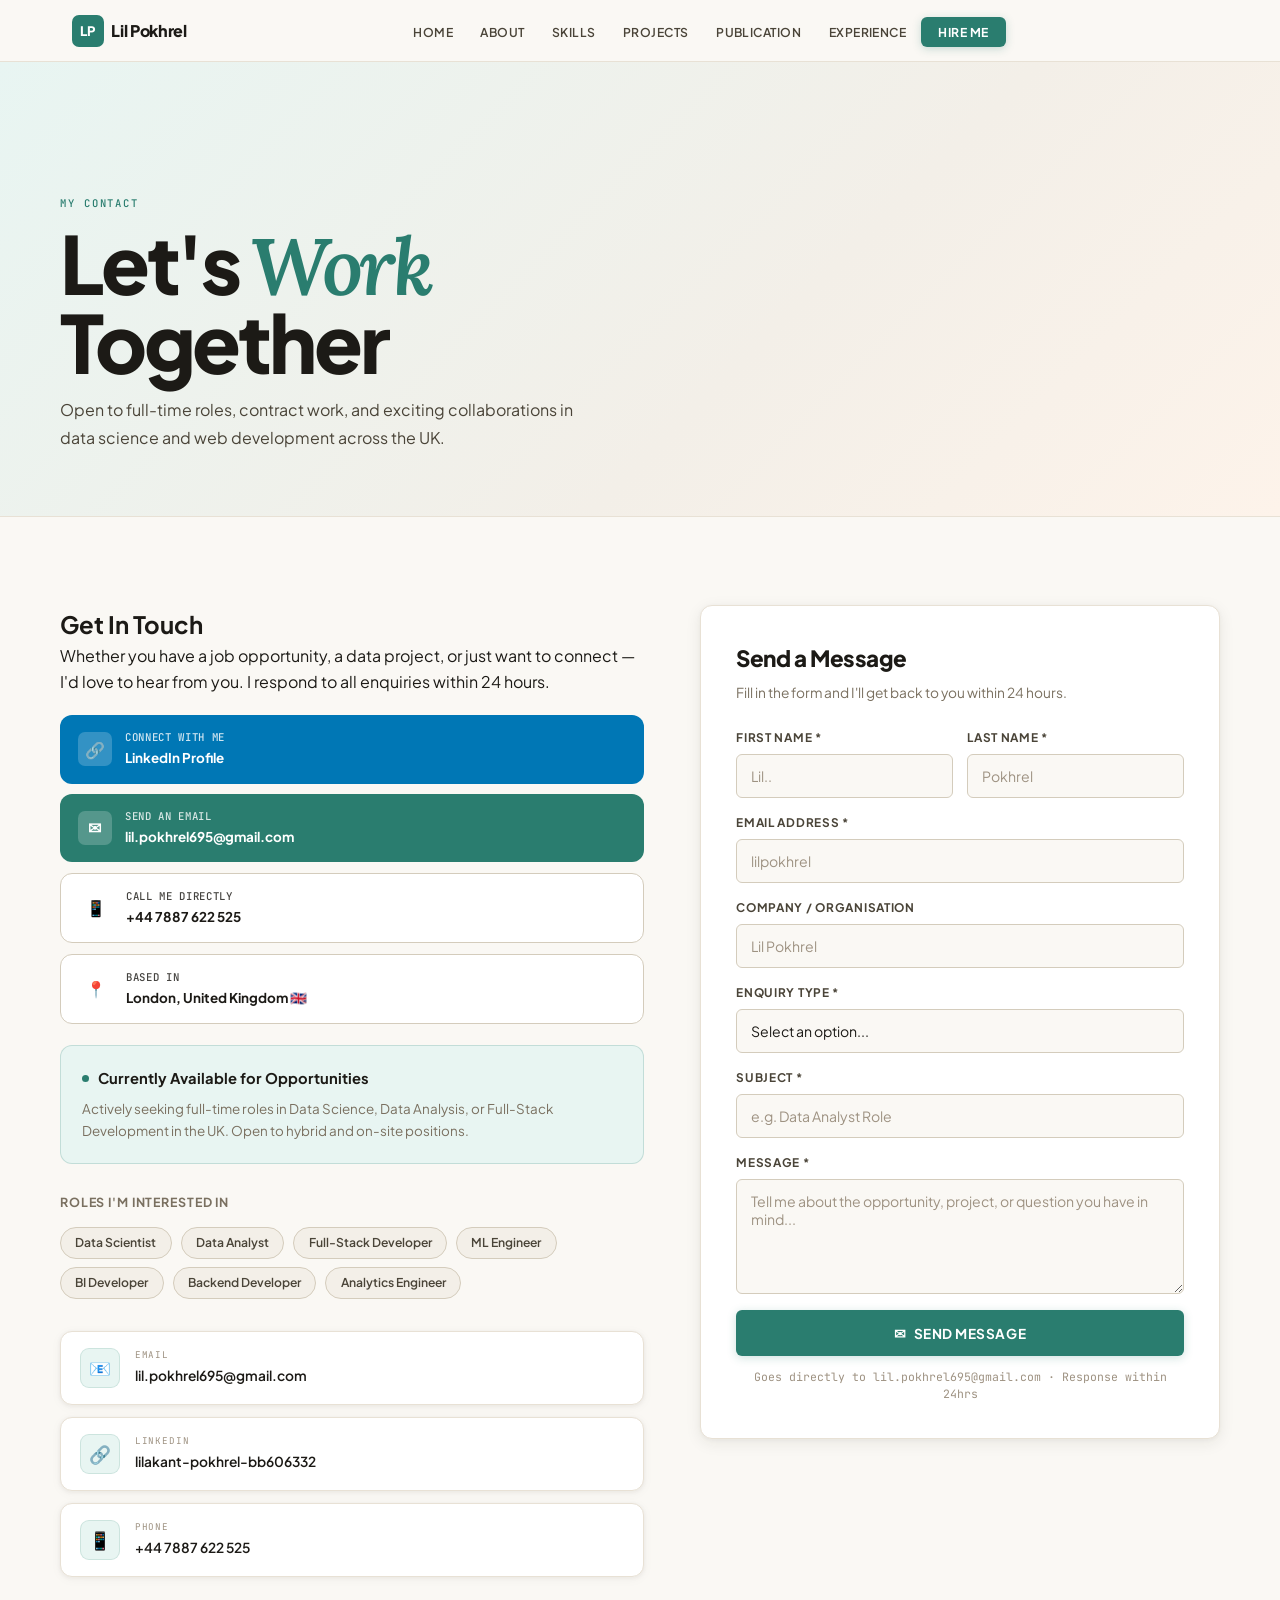
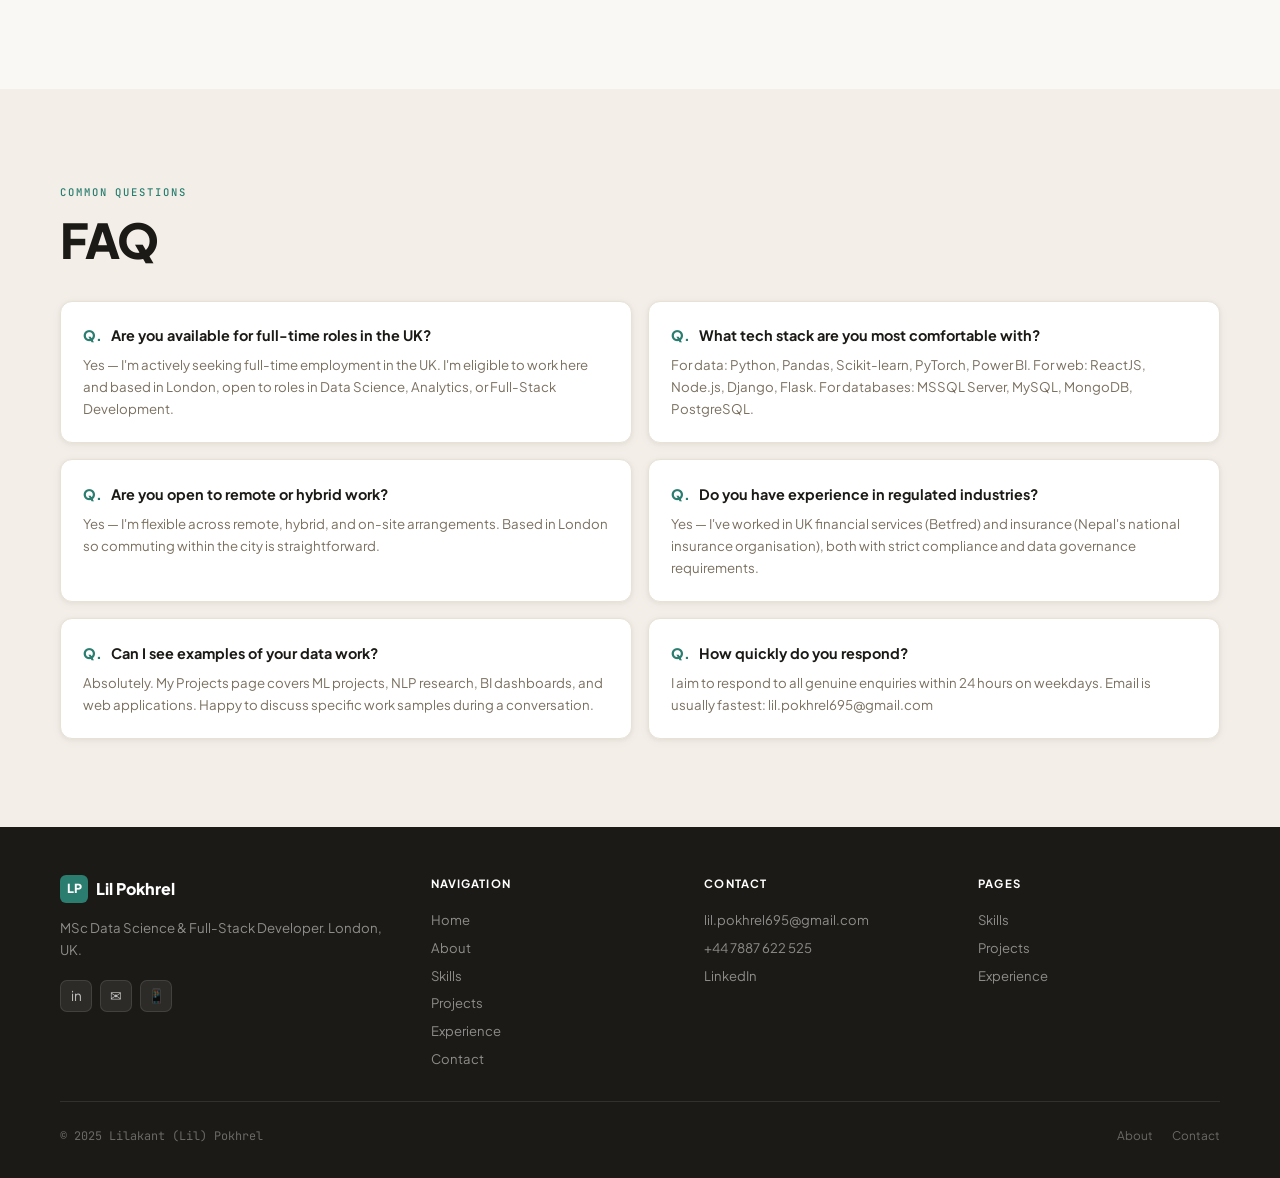
<file: pages/contact.html>
<!DOCTYPE html>
<html lang="en">
<head>
  <meta charset="UTF-8"/><meta name="viewport" content="width=device-width, initial-scale=1.0"/>
  <title>Contact — Lil Pokhrel</title>
  <link href="https://fonts.googleapis.com/css2?family=Plus+Jakarta+Sans:ital,wght@0,300;0,400;0,500;0,600;0,700;0,800;1,400&family=Lora:ital,wght@0,400;0,600;0,700;1,400;1,600&family=JetBrains+Mono:wght@300;400;500&display=swap" rel="stylesheet">
  <link rel="stylesheet" href="../css/style.css">
  <style>
  @keyframes slideUp { from{opacity:0;transform:translateY(22px)} to{opacity:1;transform:none} }

  /* PAGE HERO */
  .page-hero {
    background: linear-gradient(135deg, var(--accent-light) 0%, var(--bg2) 60%, var(--amber-light) 100%);
    padding: calc(var(--nav-h) + 3rem) 1.1rem 3rem;
    border-bottom: 1px solid var(--border);
    width: 100%;
  }
  .page-hero h1 {
    font-size: clamp(2rem, 7vw, 5rem);
    font-weight: 800; letter-spacing: -.04em;
    line-height: .96; color: var(--text); margin-bottom: .9rem;
  }
  .page-hero h1 em { font-family: var(--ff-s); font-style: italic; color: var(--accent); font-weight: 600; }

  /* CONTACT LAYOUT — stacked mobile, 2-col desktop */
  .contact-layout {
    display: flex;
    flex-direction: column;
    gap: 2.5rem;
    width: 100%;
  }
  .contact-left { width: 100%; }
  .contact-left h2 {
    font-size: clamp(1.2rem, 4vw, 1.5rem);
    font-weight: 800; color: var(--text);
    letter-spacing: -.02em; margin-bottom: .55rem;
  }
  .contact-left p {
    font-size: .9rem; color: var(--text3);
    line-height: 1.75; margin-bottom: 1.5rem;
  }
  .contact-items { display: flex; flex-direction: column; gap: .75rem; margin-bottom: 1.5rem; }

  /* SOCIAL BUTTONS */
  .social-btns { display: flex; flex-direction: column; gap: .65rem; margin-top: 1.3rem; }
  .social-btn {
    display: flex; align-items: center; gap: .85rem;
    padding: .88rem 1.1rem; border-radius: var(--r-lg);
    font-weight: 700; font-size: .87rem;
    text-decoration: none; border: none; cursor: pointer;
    font-family: var(--ff); transition: all .22s var(--ease);
    width: 100%; min-width: 0;
  }
  .social-btn:hover { transform: translateY(-2px); box-shadow: var(--shadow-md); }
  .sb-linkedin { background: #0077b5; color: #fff; }
  .sb-linkedin:hover { background: #006699; }
  .sb-email { background: var(--accent); color: #fff; }
  .sb-email:hover { background: #236b5e; }
  .sb-phone { background: var(--surface); color: var(--text); border: 1.5px solid var(--border2); }
  .sb-phone:hover { border-color: var(--accent); background: var(--accent-light); }
  .sb-icon {
    width: 34px; height: 34px; border-radius: 7px;
    display: flex; align-items: center; justify-content: center;
    font-size: 1rem; background: rgba(255,255,255,.2); flex-shrink: 0;
  }
  .sb-label {
    font-size: .67rem; opacity: .82; font-weight: 500;
    display: block; margin-bottom: .06rem;
    font-family: var(--ff-m); letter-spacing: .06em; text-transform: uppercase;
  }
  .sb-val { font-size: .84rem; font-weight: 700; word-break: break-all; }

  /* AVAILABILITY */
  .availability-box {
    background: var(--accent-light);
    border: 1.5px solid rgba(42,125,111,.2);
    border-radius: var(--r-lg); padding: 1.3rem;
    margin-top: 1.3rem;
  }
  .avb-head {
    display: flex; align-items: center; gap: .55rem;
    font-weight: 700; color: var(--text); margin-bottom: .45rem;
    font-size: .92rem;
  }
  .avb-body { font-size: .84rem; color: var(--text3); line-height: 1.65; }

  /* SEEKING */
  .seeking-tags { display: flex; flex-wrap: wrap; gap: .55rem; margin-top: .9rem; }
  .seeking-tag {
    padding: .32rem .9rem; background: var(--bg2);
    border: 1px solid var(--border2); border-radius: 20px;
    font-size: .76rem; font-weight: 600; color: var(--text2);
    transition: all .18s; cursor: default;
  }
  .seeking-tag:hover { background: var(--accent-light); color: var(--accent); border-color: rgba(42,125,111,.25); }

  /* CONTACT FORM */
  .contact-form-wrap {
    background: var(--surface); border: 1px solid var(--border);
    border-radius: var(--r-lg); padding: 1.6rem;
    box-shadow: var(--shadow-md); width: 100%;
  }
  .form-title {
    font-size: clamp(1.1rem, 4vw, 1.4rem);
    font-weight: 800; color: var(--text);
    margin-bottom: .38rem; letter-spacing: -.02em;
  }
  .form-subtitle { font-size: .86rem; color: var(--text3); margin-bottom: 1.6rem; line-height: 1.5; }
  .form-submit {
    width: 100%; background: var(--accent); color: #fff;
    padding: .9rem; border: none; border-radius: var(--r);
    font-family: var(--ff); font-size: .85rem; font-weight: 700;
    letter-spacing: .04em; text-transform: uppercase;
    cursor: pointer; transition: all .22s var(--ease);
    display: flex; align-items: center; justify-content: center; gap: .45rem;
    box-shadow: 0 2px 10px rgba(42,125,111,.22);
  }
  .form-submit:hover { background: #236b5e; transform: translateY(-2px); box-shadow: 0 8px 24px rgba(42,125,111,.32); }
  .form-note {
    font-size: .72rem; color: var(--muted);
    text-align: center; margin-top: .75rem;
    font-family: var(--ff-m); line-height: 1.5;
  }

  /* FAQ */
  .faq-grid { display: grid; grid-template-columns: 1fr; gap: 1rem; }
  .faq-item {
    background: var(--surface); border: 1px solid var(--border);
    border-radius: var(--r-lg); padding: 1.4rem;
    box-shadow: var(--shadow-sm);
  }
  .faq-q {
    font-size: .9rem; font-weight: 700; color: var(--text);
    margin-bottom: .45rem; display: flex; gap: .55rem;
  }
  .faq-q-mark { color: var(--accent); font-weight: 800; flex-shrink: 0; }
  .faq-a { font-size: .83rem; color: var(--text3); line-height: 1.65; }

  /* Tablet */
  @media (min-width: 640px) {
    .faq-grid { grid-template-columns: 1fr 1fr; }
  }

  /* Desktop */
  @media (min-width: 960px) {
    .page-hero { padding: calc(var(--nav-h) + 4rem) 2rem 4rem; }
    .contact-layout {
      flex-direction: row;
      gap: 3.5rem;
      align-items: flex-start;
    }
    .contact-left { flex: 1; min-width: 0; }
    .contact-form-wrap { padding: 2.2rem; }
  }

  @media (min-width: 1100px) {
    .contact-form-wrap { flex: 0 0 520px; }
  }
</style>
</head>
<body>
<header>
  <nav class="nav"><div class="nav-inner">
    <a href="../index.html" class="nav-logo"><div class="nav-logo-mark">LP</div>Lil Pokhrel</a>
    <ul class="nav-links">
      <li><a href="../index.html">Home</a></li><li><a href="about.html">About</a></li>
      <li><a href="skills.html">Skills</a></li><li><a href="projects.html">Projects</a></li>
         <li><a href="publication.html">Publication</a></li>
      <li><a href="experience.html">Experience</a></li>
      <li class="nav-cta-wrap"><a href="contact.html" class="nav-cta">Hire Me</a></li>
    </ul>
    <button class="nav-ham" id="navHam" aria-label="Menu"><span></span><span></span><span></span></button>
  </div></nav>
  <div class="nav-mobile" id="navMobile">
    <a href="../index.html">Home</a><a href="about.html">About</a><a href="skills.html">Skills</a>
    <a href="projects.html">Projects</a><a href="experience.html">Experience</a>
  <li><a href="publication.html">Publication</a></li>
    <a href="contact.html" class="nav-mob-cta">Contact / Hire Me</a>
  </div>
</header>

<main class="page-wrap">
  <section class="page-hero">
    <div class="container">
      <div class="eyebrow" style="opacity:0;animation:slideUp .7s .1s forwards">My Contact</div>
      <h1 style="opacity:0;animation:slideUp .7s .2s forwards">Let's <em>Work</em><br>Together</h1>
      <p style="opacity:0;animation:slideUp .7s .35s forwards;font-size:1rem;color:var(--text2);max-width:520px;line-height:1.75">Open to full-time roles, contract work, and exciting collaborations in data science and web development across the UK.</p>
    </div>
  </section>

  <section class="section">
    <div class="container">
      <div class="contact-layout">

        <!-- LEFT -->
        <div class="reveal">
          <h2>Get In Touch</h2>
          <p>Whether you have a job opportunity, a data project, or just want to connect — I'd love to hear from you. I respond to all enquiries within 24 hours.</p>

          <!-- SOCIAL / CONTACT BUTTONS -->
          <div class="social-btns">
            <a href="https://linkedin.com/in/lilakant-pokhrel-bb606332" target="_blank" rel="noopener" class="social-btn sb-linkedin">
              <div class="sb-icon">🔗</div>
              <div>
                <span class="sb-label">Connect with me</span>
                <span class="sb-val">LinkedIn Profile</span>
              </div>
            </a>
            <a href="mailto:lil.pokhrel695@gmail.com" class="social-btn sb-email">
              <div class="sb-icon">✉</div>
              <div>
                <span class="sb-label">Send an email</span>
                <span class="sb-val">lil.pokhrel695@gmail.com</span>
              </div>
            </a>
            <a href="tel:+447887622525" class="social-btn sb-phone">
              <div class="sb-icon">📱</div>
              <div>
                <span class="sb-label">Call me directly</span>
                <span class="sb-val">+44 7887 622 525</span>
              </div>
            </a>
            <div class="social-btn" style="background:var(--surface);border:1.5px solid var(--border2);cursor:default">
              <div class="sb-icon">📍</div>
              <div>
                <span class="sb-label">Based in</span>
                <span class="sb-val" style="color:var(--text)">London, United Kingdom 🇬🇧</span>
              </div>
            </div>
          </div>

          <!-- AVAILABILITY -->
          <div class="availability-box">
            <div class="avb-head">
              <div class="avail-dot"></div>
              Currently Available for Opportunities
            </div>
            <div class="avb-body">Actively seeking full-time roles in Data Science, Data Analysis, or Full-Stack Development in the UK. Open to hybrid and on-site positions.</div>
          </div>

          <!-- SEEKING -->
          <div style="margin-top:1.8rem">
            <div style="font-size:.78rem;font-weight:700;text-transform:uppercase;letter-spacing:.07em;color:var(--text3);margin-bottom:.8rem">Roles I'm Interested In</div>
            <div class="seeking-tags">
              <span class="seeking-tag">Data Scientist</span>
              <span class="seeking-tag">Data Analyst</span>
              <span class="seeking-tag">Full-Stack Developer</span>
              <span class="seeking-tag">ML Engineer</span>
              <span class="seeking-tag">BI Developer</span>
              <span class="seeking-tag">Backend Developer</span>
              <span class="seeking-tag">Analytics Engineer</span>
            </div>
          </div>

          <!-- CONTACT ITEMS -->
          <div class="contact-items" style="margin-top:2rem">
            <a href="mailto:lil.pokhrel695@gmail.com" class="contact-info-item">
              <div class="ci-icon">📧</div>
              <div><div class="ci-label">Email</div><div class="ci-val">lil.pokhrel695@gmail.com</div></div>
            </a>
            <a href="https://linkedin.com/in/lilakant-pokhrel-bb606332" target="_blank" rel="noopener" class="contact-info-item">
              <div class="ci-icon">🔗</div>
              <div><div class="ci-label">LinkedIn</div><div class="ci-val">lilakant-pokhrel-bb606332</div></div>
            </a>
            <a href="tel:+447887622525" class="contact-info-item">
              <div class="ci-icon">📱</div>
              <div><div class="ci-label">Phone</div><div class="ci-val">+44 7887 622 525</div></div>
            </a>
          </div>
        </div>

        <!-- RIGHT: FORM -->
        <div class="contact-form-wrap reveal reveal-delay-2">
          <div class="form-title">Send a Message</div>
          <div class="form-subtitle">Fill in the form and I'll get back to you within 24 hours.</div>

          <form id="contactForm" novalidate action="#">
            <div class="form-row">
              <div class="form-group">
                <label class="form-label" for="name">First Name *</label>
                <input class="form-input" type="text" id="firstName" name="name" placeholder="Lil.." required>
              </div>
              <div class="form-group">
                <label class="form-label" for="lastName">Last Name *</label>
                <input class="form-input" type="text" id="lastName" name="lastName" placeholder="Pokhrel" required>
              </div>
            </div>
            <div class="form-group">
              <label class="form-label" for="email">Email Address *</label>
              <input class="form-input" type="email" id="email" name="email" placeholder="lilpokhrel" required>
            </div>

            <div class="form-group">
              <label class="form-label" for="company">Company / Organisation</label>
              <input class="form-input" type="text" id="company" name="company" placeholder="Lil Pokhrel">
            </div>

            <div class="form-group">
              <label class="form-label" for="enquiryType">Enquiry Type *</label>
              <select class="form-select form-input" id="enquiryType" name="enquiryType" required>
                <option value="">Select an option...</option>
                <option value="job">Job Opportunity</option>
                <option value="contract">Contract / Freelance</option>
                <option value="collab">Collaboration</option>
                <option value="data">Data Project</option>
                <option value="other">Other</option>
              </select>
            </div>

            <div class="form-group">
              <label class="form-label" for="subject">Subject *</label>
              <input class="form-input" type="text" id="subject" name="subject" placeholder="e.g. Data Analyst Role" required>
            </div>

            <div class="form-group">
              <label class="form-label" for="message">Message *</label>
              <textarea class="form-textarea" id="message" name="message" placeholder="Tell me about the opportunity, project, or question you have in mind..." required></textarea>
            </div>

            <button class="form-submit" type="submit">
              <span>✉</span>
              <span>Send Message</span>
            </button>
            <div class="form-note">Goes directly to lil.pokhrel695@gmail.com · Response within 24hrs</div>
          </form>
        </div>

      </div>
    </div>
  </section>

  <!-- FAQ -->
  <section class="section" style="background:var(--bg2)">
    <div class="container">
      <div class="section-header reveal">
        <div class="eyebrow">Common Questions</div>
        <h2 class="section-title">FAQ</h2>
      </div>
      <div class="faq-grid">
        <div class="faq-item reveal reveal-delay-1">
          <div class="faq-q"><span class="faq-q-mark">Q.</span> Are you available for full-time roles in the UK?</div>
          <div class="faq-a">Yes — I'm actively seeking full-time employment in the UK. I'm eligible to work here and based in London, open to roles in Data Science, Analytics, or Full-Stack Development.</div>
        </div>
        <div class="faq-item reveal reveal-delay-2">
          <div class="faq-q"><span class="faq-q-mark">Q.</span> What tech stack are you most comfortable with?</div>
          <div class="faq-a">For data: Python, Pandas, Scikit-learn, PyTorch, Power BI. For web: ReactJS, Node.js, Django, Flask. For databases: MSSQL Server, MySQL, MongoDB, PostgreSQL.</div>
        </div>
        <div class="faq-item reveal reveal-delay-1">
          <div class="faq-q"><span class="faq-q-mark">Q.</span> Are you open to remote or hybrid work?</div>
          <div class="faq-a">Yes — I'm flexible across remote, hybrid, and on-site arrangements. Based in London so commuting within the city is straightforward.</div>
        </div>
        <div class="faq-item reveal reveal-delay-2">
          <div class="faq-q"><span class="faq-q-mark">Q.</span> Do you have experience in regulated industries?</div>
          <div class="faq-a">Yes — I've worked in UK financial services (Betfred) and insurance (Nepal's national insurance organisation), both with strict compliance and data governance requirements.</div>
        </div>
        <div class="faq-item reveal reveal-delay-1">
          <div class="faq-q"><span class="faq-q-mark">Q.</span> Can I see examples of your data work?</div>
          <div class="faq-a">Absolutely. My Projects page covers ML projects, NLP research, BI dashboards, and web applications. Happy to discuss specific work samples during a conversation.</div>
        </div>
        <div class="faq-item reveal reveal-delay-2">
          <div class="faq-q"><span class="faq-q-mark">Q.</span> How quickly do you respond?</div>
          <div class="faq-a">I aim to respond to all genuine enquiries within 24 hours on weekdays. Email is usually fastest: lil.pokhrel695@gmail.com</div>
        </div>
      </div>
    </div>
  </section>

</main>

<footer class="footer">
  <div class="footer-inner">
    <div class="footer-top">
      <div class="footer-brand"><div class="footer-logo"><div class="footer-logo-mark">LP</div>Lil Pokhrel</div><p class="footer-desc">MSc Data Science &amp; Full-Stack Developer. London, UK.</p><div class="footer-social"><a href="https://linkedin.com/in/lilakant-pokhrel-bb606332" target="_blank" rel="noopener">in</a><a href="mailto:lil.pokhrel695@gmail.com">✉</a><a href="tel:+447887622525">📱</a></div></div>
      <div><div class="footer-col-title">Navigation</div><div class="footer-col-links"><a href="../index.html">Home</a><a href="about.html">About</a><a href="skills.html">Skills</a><a href="projects.html">Projects</a><a href="experience.html">Experience</a><a href="contact.html">Contact</a></div></div>
      <div><div class="footer-col-title">Contact</div><div class="footer-col-links"><a href="mailto:lil.pokhrel695@gmail.com">lil.pokhrel695@gmail.com</a><a href="tel:+447887622525">+44 7887 622 525</a><a href="https://linkedin.com/in/lilakant-pokhrel-bb606332" target="_blank" rel="noopener">LinkedIn</a></div></div>
      <div><div class="footer-col-title">Pages</div><div class="footer-col-links"><a href="skills.html">Skills</a><a href="projects.html">Projects</a><a href="experience.html">Experience</a></div></div>
    </div>
    <div class="footer-bottom"><p class="footer-copy">© 2025 Lilakant (Lil) Pokhrel</p><div class="footer-bottom-links"><a href="about.html">About</a><a href="contact.html">Contact</a></div></div>
  </div>
</footer>

<script src="../js/main.js"></script>
</body>
</html>
</file>
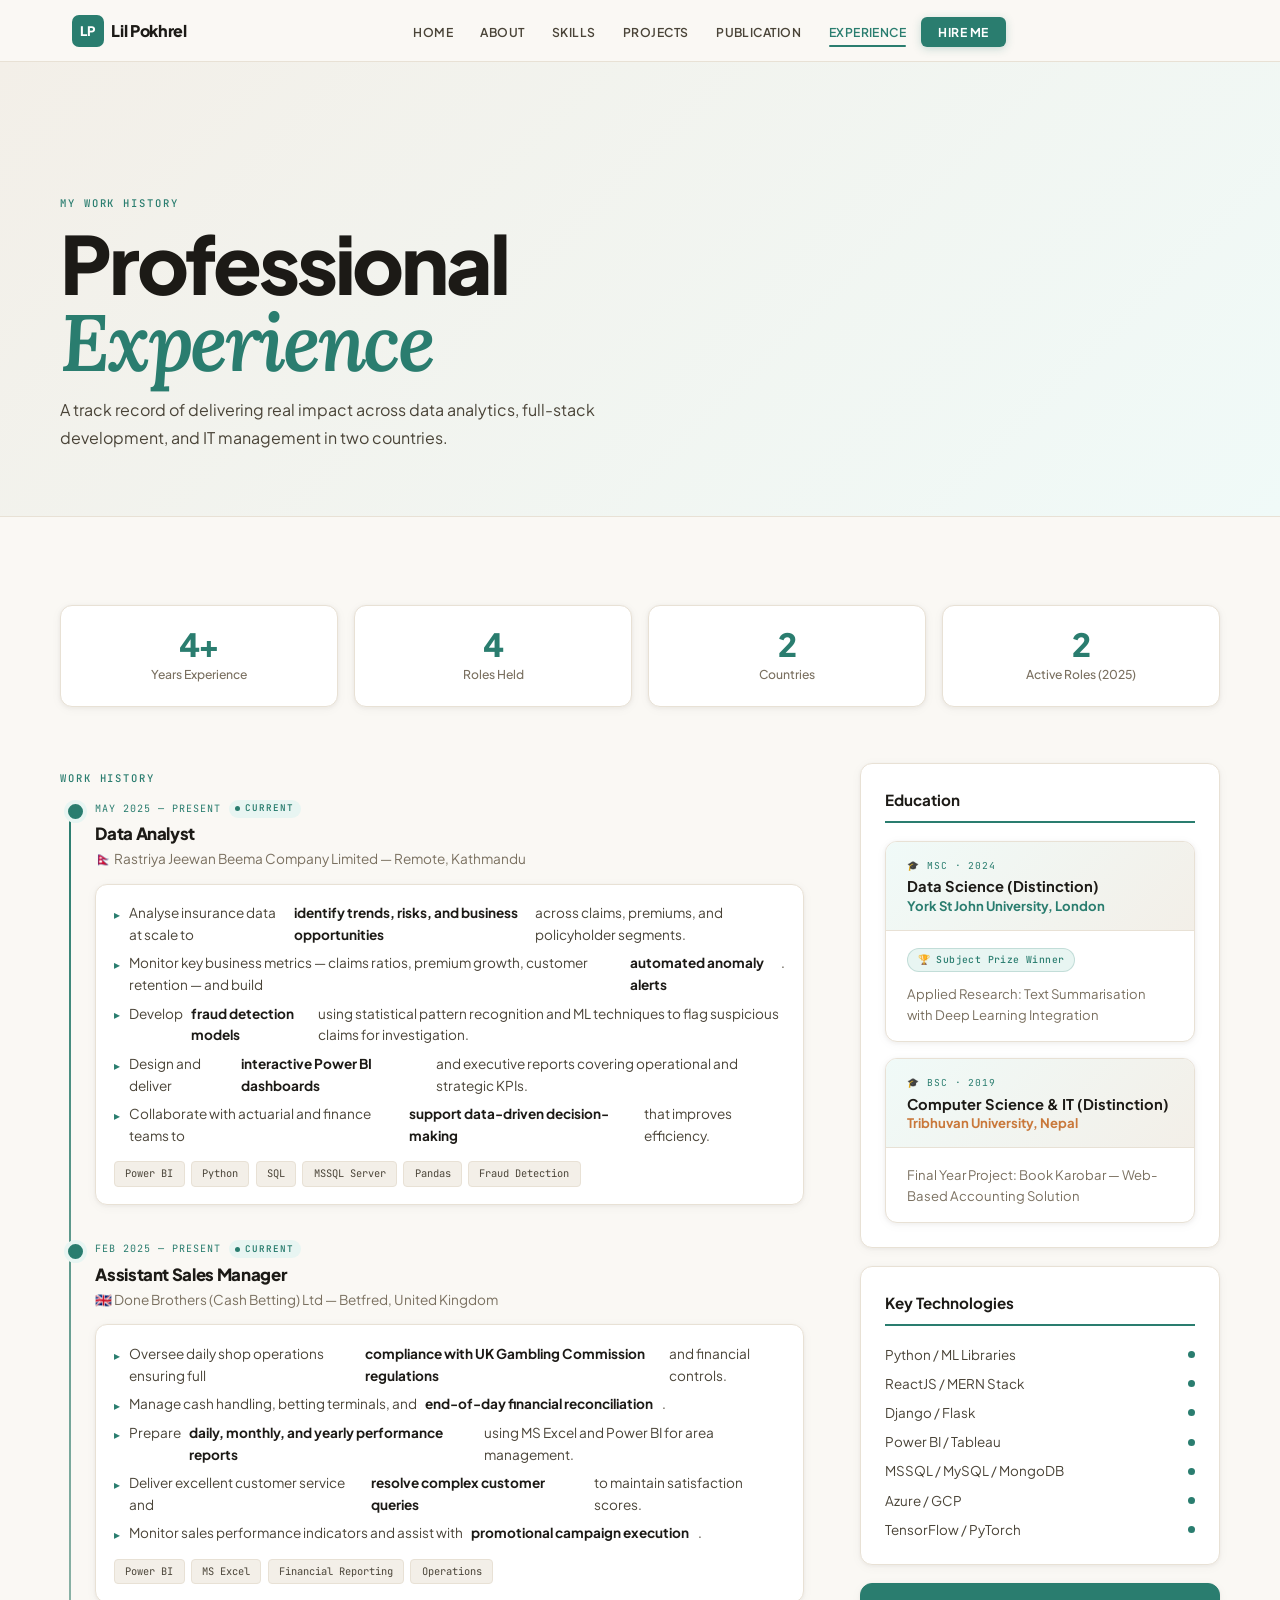
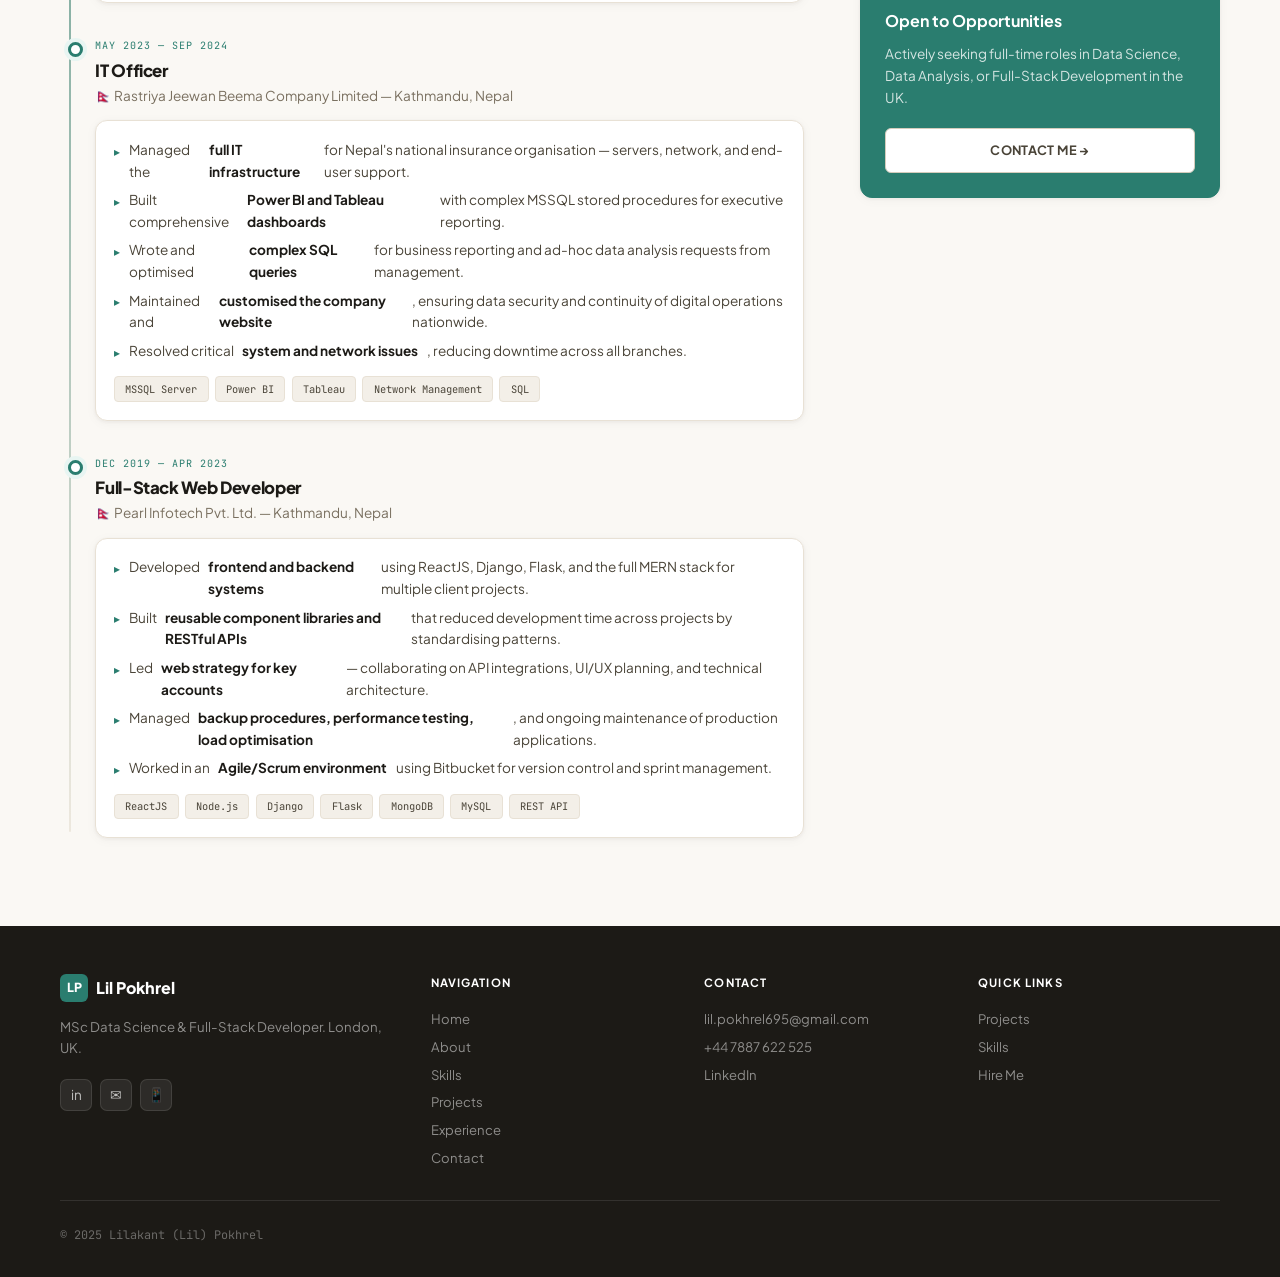
<file: pages/experience.html>
<!DOCTYPE html>
<html lang="en">
<head>
  <meta charset="UTF-8"/><meta name="viewport" content="width=device-width, initial-scale=1.0"/>
  <title>Experience — Lil Pokhrel</title>
  <link href="https://fonts.googleapis.com/css2?family=Plus+Jakarta+Sans:ital,wght@0,300;0,400;0,500;0,600;0,700;0,800;1,400&family=Lora:ital,wght@0,400;0,600;0,700;1,400;1,600&family=JetBrains+Mono:wght@300;400;500&display=swap" rel="stylesheet">
  <link rel="stylesheet" href="../css/style.css">
  <style>
  @keyframes slideUp { from{opacity:0;transform:translateY(22px)} to{opacity:1;transform:none} }

  /* PAGE HERO */
  .page-hero {
    background: linear-gradient(135deg, var(--bg2) 0%, var(--accent-pale) 100%);
    padding: calc(var(--nav-h) + 3rem) 1.1rem 3rem;
    border-bottom: 1px solid var(--border);
    width: 100%;
  }
  .page-hero h1 {
    font-size: clamp(2rem, 7vw, 5rem);
    font-weight: 800; letter-spacing: -.04em;
    line-height: .96; color: var(--text); margin-bottom: .9rem;
  }
  .page-hero h1 em { font-family: var(--ff-s); font-style: italic; color: var(--accent); font-weight: 600; }

  /* STATS BAR — 2 cols mobile, 4 cols desktop */
  .stats-bar {
    display: grid;
    grid-template-columns: 1fr 1fr;
    gap: 1rem;
    margin-bottom: 2.5rem;
    width: 100%;
  }

  /* EXP LAYOUT — stacked mobile, side-by-side desktop */
  .exp-layout {
    display: flex;
    flex-direction: column;
    gap: 2.5rem;
    width: 100%;
  }
  .exp-main { width: 100%; min-width: 0; }
  .exp-sidebar { width: 100%; }

  /* Sidebar cards */
  .sidebar-card {
    background: var(--surface); border: 1px solid var(--border);
    border-radius: var(--r-lg); padding: 1.5rem;
    box-shadow: var(--shadow-sm); margin-bottom: 1.1rem;
  }
  .sidebar-card:last-child { margin-bottom: 0; }
  .sidebar-card h3 {
    font-size: .95rem; font-weight: 700; color: var(--text);
    margin-bottom: 1.1rem; padding-bottom: .55rem;
    border-bottom: 2px solid var(--accent);
  }
  .sidebar-skill-list { display: flex; flex-direction: column; gap: .48rem; }
  .ssl-item {
    display: flex; align-items: center; justify-content: space-between;
    font-size: .84rem; color: var(--text2);
  }
  .ssl-dot { width: 7px; height: 7px; border-radius: 50%; background: var(--accent); flex-shrink: 0; }

  /* Mini edu cards inside sidebar */
  .edu-mini {
    background: var(--surface); border: 1px solid var(--border);
    border-radius: var(--r-lg); overflow: hidden;
    box-shadow: var(--shadow-sm); margin-bottom: 1rem;
  }
  .edu-mini:last-child { margin-bottom: 0; }
  .edu-mini-top {
    background: linear-gradient(135deg, var(--accent-pale), var(--bg2));
    padding: 1rem 1.3rem; border-bottom: 1px solid var(--border);
  }
  .edu-mini-badge {
    font-family: var(--ff-m); font-size: .6rem; color: var(--accent);
    letter-spacing: .1em; text-transform: uppercase; margin-bottom: .28rem;
  }
  .edu-mini-deg { font-size: .92rem; font-weight: 700; color: var(--text); line-height: 1.25; }
  .edu-mini-body { padding: 1rem 1.3rem; font-size: .82rem; color: var(--text3); }

  /* Desktop layout */
  @media (min-width: 900px) {
    .page-hero { padding: calc(var(--nav-h) + 4rem) 2rem 4rem; }
    .stats-bar { grid-template-columns: repeat(4, 1fr); margin-bottom: 3.5rem; }
    .exp-layout { flex-direction: row; gap: 3.5rem; align-items: flex-start; }
    .exp-main { flex: 1; min-width: 0; }
    .exp-sidebar { flex: 0 0 340px; position: sticky; top: calc(var(--nav-h) + 1.5rem); }
  }

  @media (min-width: 1100px) {
    .exp-sidebar { flex: 0 0 360px; }
  }
</style>
</head>
<body>
<header>
  <nav class="nav"><div class="nav-inner">
    <a href="../index.html" class="nav-logo"><div class="nav-logo-mark">LP</div>Lil Pokhrel</a>
    <ul class="nav-links">
      <li><a href="../index.html">Home</a></li><li><a href="about.html">About</a></li>
      <li><a href="skills.html">Skills</a></li><li><a href="projects.html">Projects</a></li>
         <li><a href="publication.html">Publication</a></li>
      <li><a href="experience.html">Experience</a></li>
      <li class="nav-cta-wrap"><a href="contact.html" class="nav-cta">Hire Me</a></li>
    </ul>
    <button class="nav-ham" id="navHam" aria-label="Menu"><span></span><span></span><span></span></button>
  </div></nav>
  <div class="nav-mobile" id="navMobile">
    <a href="../index.html">Home</a><a href="about.html">About</a><a href="skills.html">Skills</a>
    <a href="projects.html">Projects</a>
    <a href="publication.html">Publication</a>
    <a href="experience.html">Experience</a>
    <a href="contact.html" class="nav-mob-cta">Contact / Hire Me</a>
  </div>
</header>

<main class="page-wrap">
  <section class="page-hero">
    <div class="container">
      <div class="eyebrow" style="opacity:0;animation:slideUp .7s .1s forwards">My Work History</div>
      <h1 style="opacity:0;animation:slideUp .7s .2s forwards">Professional<br><em>Experience</em></h1>
      <p style="opacity:0;animation:slideUp .7s .35s forwards;font-size:1rem;color:var(--text2);max-width:540px;line-height:1.75">A track record of delivering real impact across data analytics, full-stack development, and IT management in two countries.</p>
    </div>
  </section>

  <section class="section">
    <div class="container">
      <!-- STATS -->
      <div class="stats-bar reveal">
        <div class="stat-card"><div class="stat-num" data-count="4" data-suffix="+">4+</div><div class="stat-label">Years Experience</div></div>
        <div class="stat-card"><div class="stat-num" data-count="4">4</div><div class="stat-label">Roles Held</div></div>
        <div class="stat-card"><div class="stat-num" data-count="2">2</div><div class="stat-label">Countries</div></div>
        <div class="stat-card"><div class="stat-num" data-count="2">2</div><div class="stat-label">Active Roles (2025)</div></div>
      </div>

      <div class="exp-layout">
        <!-- TIMELINE -->
        <div class="exp-main">
          <div class="eyebrow reveal">Work History</div>
          <div class="timeline">

            <!-- Data Analyst -->
            <div class="tl-item reveal">
              <div class="tl-dot current"></div>
              <div class="tl-period">
                May 2025 — Present
                <span class="tl-current-badge">Current</span>
              </div>
              <div class="tl-role">Data Analyst</div>
              <div class="tl-company">🇳🇵 Rastriya Jeewan Beema Company Limited — Remote, Kathmandu</div>
              <div class="tl-body">
                <ul class="tl-bullets">
                  <li>Analyse insurance data at scale to <strong>identify trends, risks, and business opportunities</strong> across claims, premiums, and policyholder segments.</li>
                  <li>Monitor key business metrics — claims ratios, premium growth, customer retention — and build <strong>automated anomaly alerts</strong>.</li>
                  <li>Develop <strong>fraud detection models</strong> using statistical pattern recognition and ML techniques to flag suspicious claims for investigation.</li>
                  <li>Design and deliver <strong>interactive Power BI dashboards</strong> and executive reports covering operational and strategic KPIs.</li>
                  <li>Collaborate with actuarial and finance teams to <strong>support data-driven decision-making</strong> that improves efficiency.</li>
                </ul>
                <div class="tl-tags">
                  <span class="skill-tag">Power BI</span><span class="skill-tag">Python</span><span class="skill-tag">SQL</span>
                  <span class="skill-tag">MSSQL Server</span><span class="skill-tag">Pandas</span><span class="skill-tag">Fraud Detection</span>
                </div>
              </div>
            </div>

            <!-- Betfred -->
            <div class="tl-item reveal reveal-delay-1">
              <div class="tl-dot current"></div>
              <div class="tl-period">
                Feb 2025 — Present
                <span class="tl-current-badge">Current</span>
              </div>
              <div class="tl-role">Assistant Sales Manager</div>
              <div class="tl-company">🇬🇧 Done Brothers (Cash Betting) Ltd — Betfred, United Kingdom</div>
              <div class="tl-body">
                <ul class="tl-bullets">
                  <li>Oversee daily shop operations ensuring full <strong>compliance with UK Gambling Commission regulations</strong> and financial controls.</li>
                  <li>Manage cash handling, betting terminals, and <strong>end-of-day financial reconciliation</strong>.</li>
                  <li>Prepare <strong>daily, monthly, and yearly performance reports</strong> using MS Excel and Power BI for area management.</li>
                  <li>Deliver excellent customer service and <strong>resolve complex customer queries</strong> to maintain satisfaction scores.</li>
                  <li>Monitor sales performance indicators and assist with <strong>promotional campaign execution</strong>.</li>
                </ul>
                <div class="tl-tags">
                  <span class="skill-tag">Power BI</span><span class="skill-tag">MS Excel</span>
                  <span class="skill-tag">Financial Reporting</span><span class="skill-tag">Operations</span>
                </div>
              </div>
            </div>

            <!-- IT Officer -->
            <div class="tl-item reveal reveal-delay-2">
              <div class="tl-dot"></div>
              <div class="tl-period">May 2023 — Sep 2024</div>
              <div class="tl-role">IT Officer</div>
              <div class="tl-company">🇳🇵 Rastriya Jeewan Beema Company Limited — Kathmandu, Nepal</div>
              <div class="tl-body">
                <ul class="tl-bullets">
                  <li>Managed the <strong>full IT infrastructure</strong> for Nepal's national insurance organisation — servers, network, and end-user support.</li>
                  <li>Built comprehensive <strong>Power BI and Tableau dashboards</strong> with complex MSSQL stored procedures for executive reporting.</li>
                  <li>Wrote and optimised <strong>complex SQL queries</strong> for business reporting and ad-hoc data analysis requests from management.</li>
                  <li>Maintained and <strong>customised the company website</strong>, ensuring data security and continuity of digital operations nationwide.</li>
                  <li>Resolved critical <strong>system and network issues</strong>, reducing downtime across all branches.</li>
                </ul>
                <div class="tl-tags">
                  <span class="skill-tag">MSSQL Server</span><span class="skill-tag">Power BI</span><span class="skill-tag">Tableau</span>
                  <span class="skill-tag">Network Management</span><span class="skill-tag">SQL</span>
                </div>
              </div>
            </div>

            <!-- Pearl Infotech -->
            <div class="tl-item reveal reveal-delay-1">
              <div class="tl-dot"></div>
              <div class="tl-period">Dec 2019 — Apr 2023</div>
              <div class="tl-role">Full-Stack Web Developer</div>
              <div class="tl-company">🇳🇵 Pearl Infotech Pvt. Ltd. — Kathmandu, Nepal</div>
              <div class="tl-body">
                <ul class="tl-bullets">
                  <li>Developed <strong>frontend and backend systems</strong> using ReactJS, Django, Flask, and the full MERN stack for multiple client projects.</li>
                  <li>Built <strong>reusable component libraries and RESTful APIs</strong> that reduced development time across projects by standardising patterns.</li>
                  <li>Led <strong>web strategy for key accounts</strong> — collaborating on API integrations, UI/UX planning, and technical architecture.</li>
                  <li>Managed <strong>backup procedures, performance testing, load optimisation</strong>, and ongoing maintenance of production applications.</li>
                  <li>Worked in an <strong>Agile/Scrum environment</strong> using Bitbucket for version control and sprint management.</li>
                </ul>
                <div class="tl-tags">
                  <span class="skill-tag">ReactJS</span><span class="skill-tag">Node.js</span><span class="skill-tag">Django</span>
                  <span class="skill-tag">Flask</span><span class="skill-tag">MongoDB</span><span class="skill-tag">MySQL</span><span class="skill-tag">REST API</span>
                </div>
              </div>
            </div>

          </div>
        </div>

        <!-- SIDEBAR -->
        <div class="exp-sidebar">
          <div class="sidebar-card reveal">
            <h3>Education</h3>
            <div class="edu-mini">
              <div class="edu-mini-top">
                <div class="edu-mini-badge">🎓 MSc · 2024</div>
                <div class="edu-mini-deg">Data Science (Distinction)<br><span style="color:var(--accent);font-size:.82rem">York St John University, London</span></div>
              </div>
              <div class="edu-mini-body">
                <span class="badge badge-green" style="margin-bottom:.7rem;display:inline-flex">🏆 Subject Prize Winner</span>
                <div>Applied Research: Text Summarisation with Deep Learning Integration</div>
              </div>
            </div>
            <div class="edu-mini">
              <div class="edu-mini-top">
                <div class="edu-mini-badge">🎓 BSc · 2019</div>
                <div class="edu-mini-deg">Computer Science &amp; IT (Distinction)<br><span style="color:var(--amber);font-size:.82rem">Tribhuvan University, Nepal</span></div>
              </div>
              <div class="edu-mini-body">Final Year Project: Book Karobar — Web-Based Accounting Solution</div>
            </div>
          </div>

          <div class="sidebar-card reveal reveal-delay-1">
            <h3>Key Technologies</h3>
            <div class="sidebar-skill-list">
              <div class="ssl-item"><span>Python / ML Libraries</span><span class="ssl-dot"></span></div>
              <div class="ssl-item"><span>ReactJS / MERN Stack</span><span class="ssl-dot"></span></div>
              <div class="ssl-item"><span>Django / Flask</span><span class="ssl-dot"></span></div>
              <div class="ssl-item"><span>Power BI / Tableau</span><span class="ssl-dot"></span></div>
              <div class="ssl-item"><span>MSSQL / MySQL / MongoDB</span><span class="ssl-dot"></span></div>
              <div class="ssl-item"><span>Azure / GCP</span><span class="ssl-dot"></span></div>
              <div class="ssl-item"><span>TensorFlow / PyTorch</span><span class="ssl-dot"></span></div>
            </div>
          </div>

          <div class="sidebar-card reveal reveal-delay-2" style="background:var(--accent);border-color:var(--accent)">
            <div style="color:#fff;font-weight:700;font-size:1rem;margin-bottom:.6rem">Open to Opportunities</div>
            <p style="color:rgba(255,255,255,.8);font-size:.85rem;line-height:1.6;margin-bottom:1.2rem">Actively seeking full-time roles in Data Science, Data Analysis, or Full-Stack Development in the UK.</p>
            <a href="contact.html" class="btn btn-ghost" style="width:100%;justify-content:center;background:#fff">Contact Me →</a>
          </div>
        </div>
      </div>
    </div>
  </section>
</main>

<footer class="footer">
  <div class="footer-inner">
    <div class="footer-top">
      <div class="footer-brand"><div class="footer-logo"><div class="footer-logo-mark">LP</div>Lil Pokhrel</div><p class="footer-desc">MSc Data Science &amp; Full-Stack Developer. London, UK.</p><div class="footer-social"><a href="https://linkedin.com/in/lilakant-pokhrel-bb606332" target="_blank" rel="noopener">in</a><a href="mailto:lil.pokhrel695@gmail.com">✉</a><a href="tel:+447887622525">📱</a></div></div>
      <div><div class="footer-col-title">Navigation</div><div class="footer-col-links"><a href="../index.html">Home</a><a href="about.html">About</a><a href="skills.html">Skills</a><a href="projects.html">Projects</a><a href="experience.html">Experience</a><a href="contact.html">Contact</a></div></div>
      <div><div class="footer-col-title">Contact</div><div class="footer-col-links"><a href="mailto:lil.pokhrel695@gmail.com">lil.pokhrel695@gmail.com</a><a href="tel:+447887622525">+44 7887 622 525</a><a href="https://linkedin.com/in/lilakant-pokhrel-bb606332" target="_blank" rel="noopener">LinkedIn</a></div></div>
      <div><div class="footer-col-title">Quick Links</div><div class="footer-col-links"><a href="projects.html">Projects</a><a href="skills.html">Skills</a><a href="contact.html">Hire Me</a></div></div>
    </div>
    <div class="footer-bottom"><p class="footer-copy">© 2025 Lilakant (Lil) Pokhrel</p></div>
  </div>
</footer>

<script src="../js/main.js"></script>
</body>
</html>
</file>
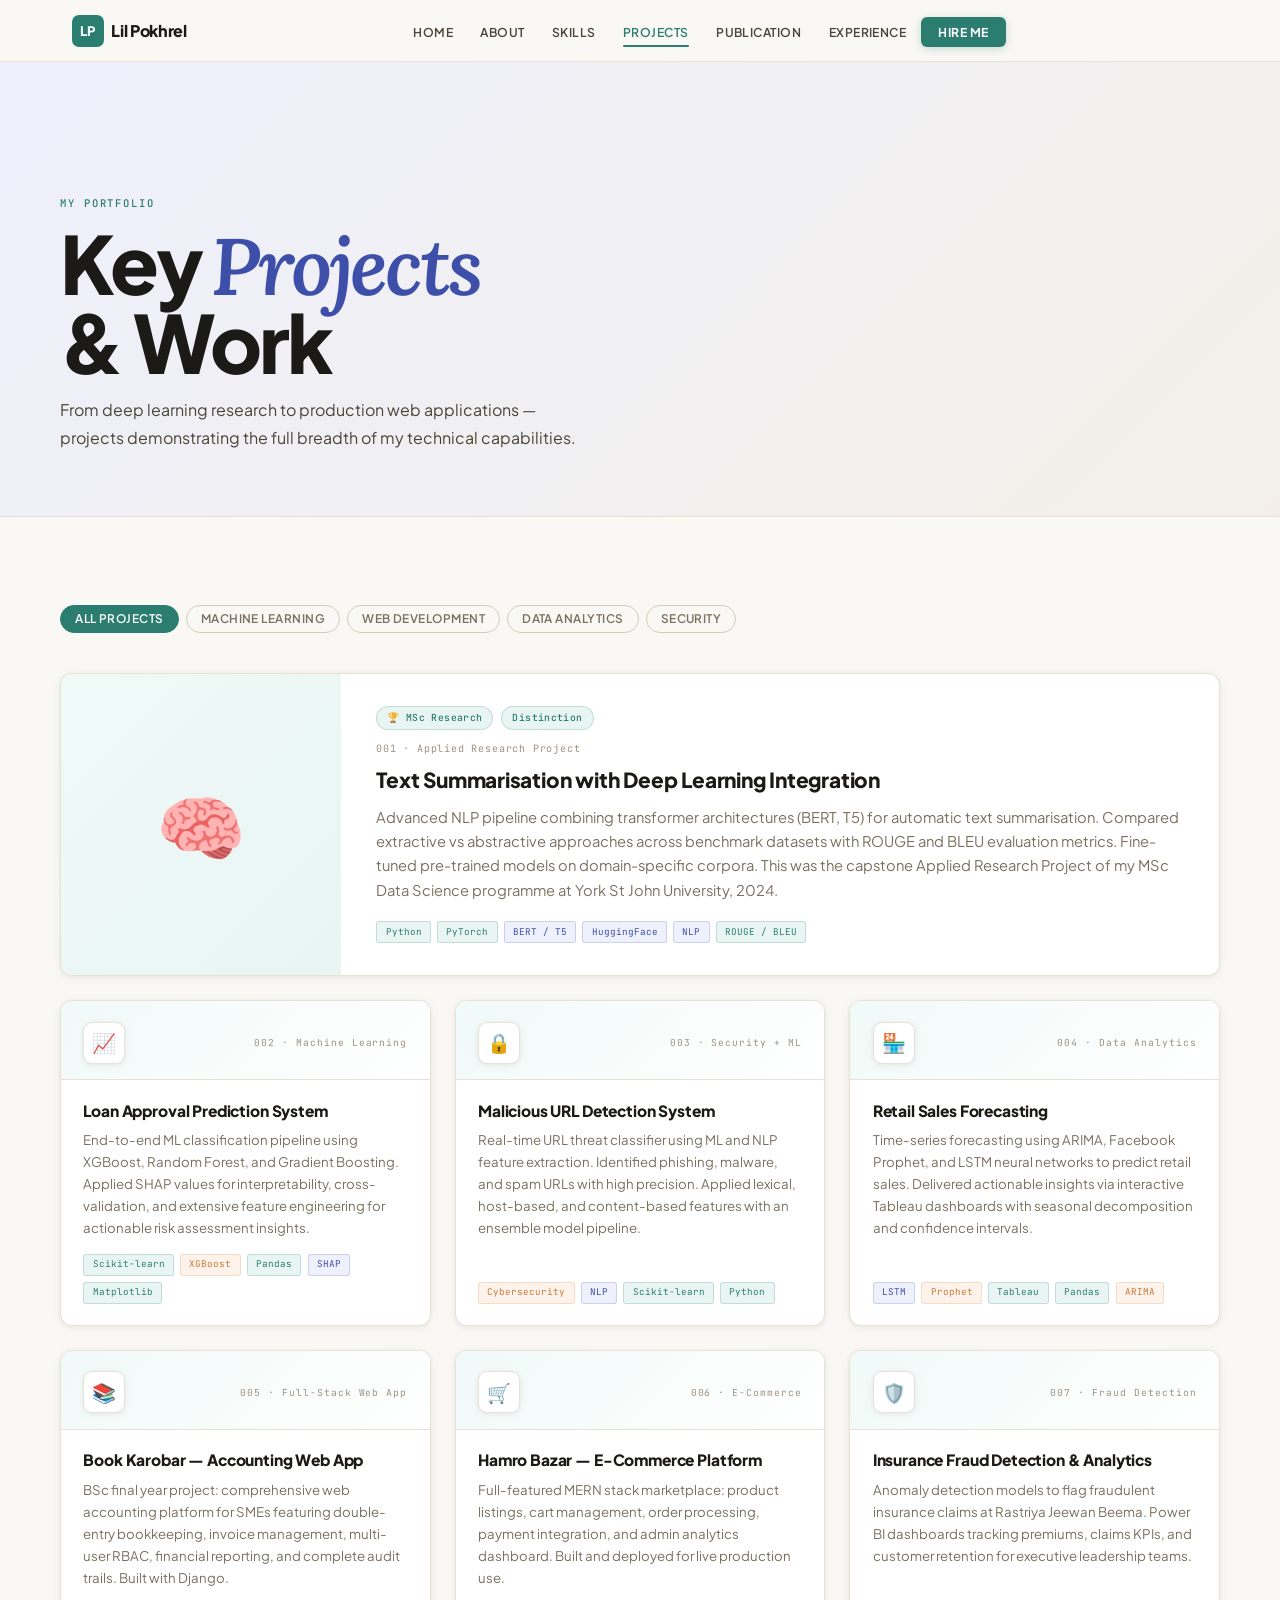
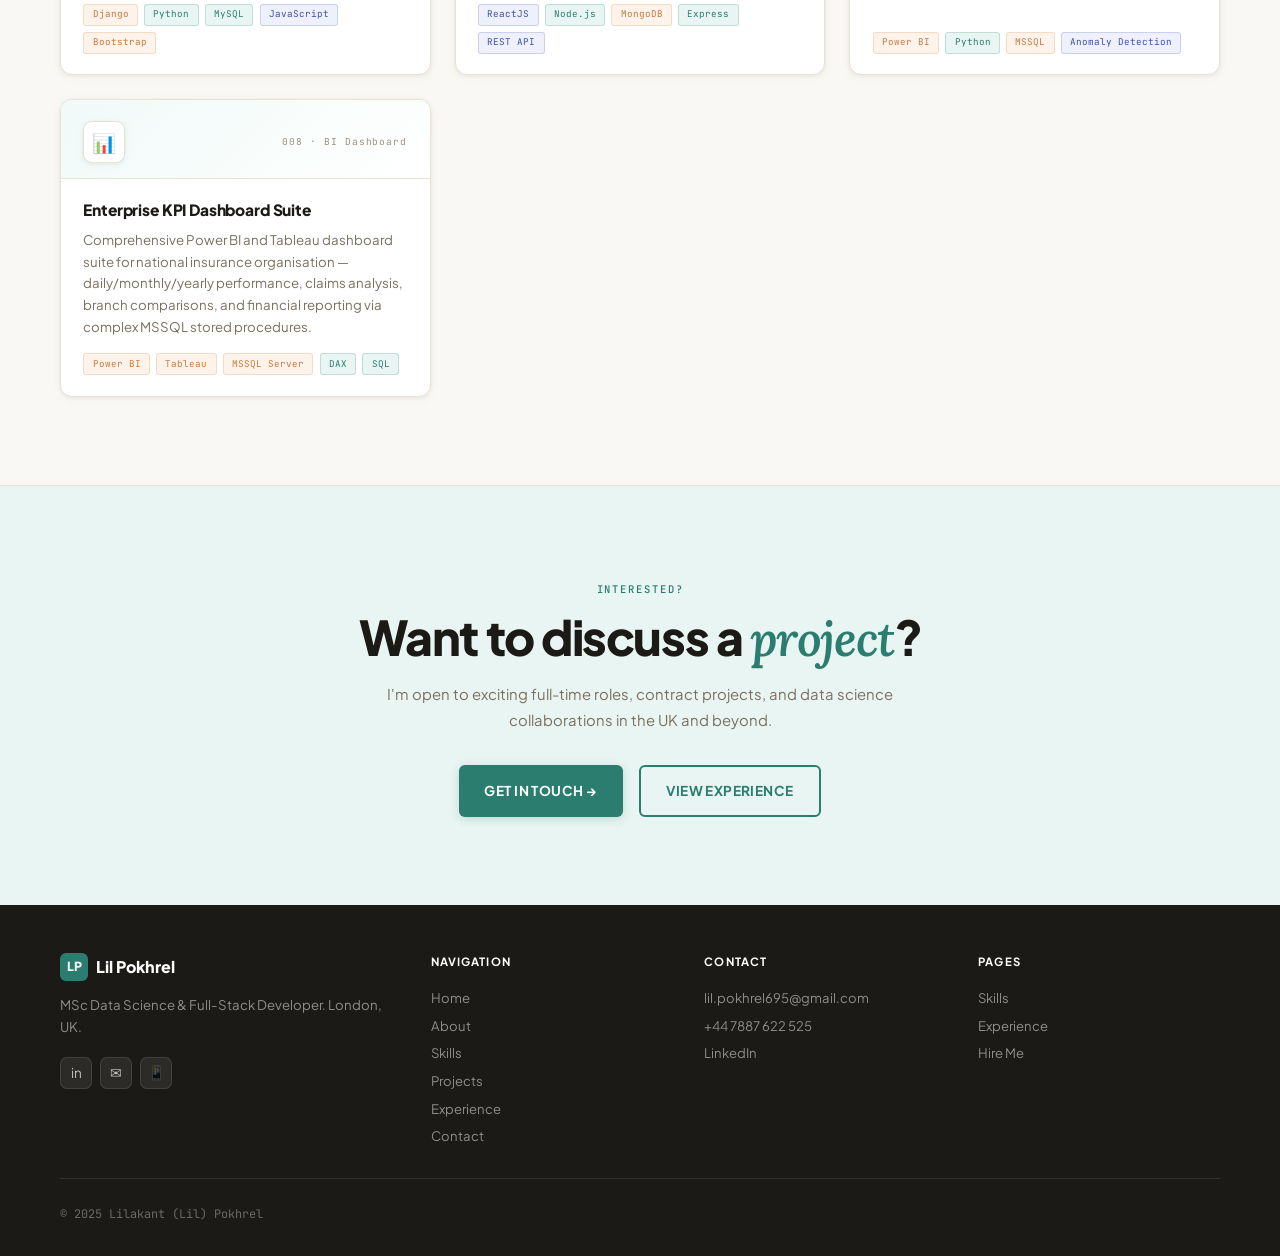
<file: pages/projects.html>
<!DOCTYPE html>
<html lang="en">
<head>
  <meta charset="UTF-8"/><meta name="viewport" content="width=device-width, initial-scale=1.0"/>
  <title>Projects — Lil Pokhrel</title>
  <link href="https://fonts.googleapis.com/css2?family=Plus+Jakarta+Sans:ital,wght@0,300;0,400;0,500;0,600;0,700;0,800;1,400&family=Lora:ital,wght@0,400;0,600;0,700;1,400;1,600&family=JetBrains+Mono:wght@300;400;500&display=swap" rel="stylesheet">
  <link rel="stylesheet" href="../css/style.css">
  <style>
  @keyframes slideUp { from{opacity:0;transform:translateY(22px)} to{opacity:1;transform:none} }

  /* PAGE HERO */
  .page-hero {
    background: linear-gradient(135deg, var(--indigo-light) 0%, var(--bg2) 100%);
    padding: calc(var(--nav-h) + 3rem) 1.1rem 3rem;
    border-bottom: 1px solid var(--border);
    width: 100%;
  }
  .page-hero h1 {
    font-size: clamp(2rem, 7vw, 5rem);
    font-weight: 800; letter-spacing: -.04em;
    line-height: .96; color: var(--text); margin-bottom: .9rem;
  }
  .page-hero h1 em { font-family: var(--ff-s); font-style: italic; color: var(--indigo); font-weight: 600; }

  /* PROJECTS GRID — mobile first: single column */
  .proj-grid-main {
    display: grid;
    grid-template-columns: 1fr;
    gap: 1.2rem;
  }
  .proj-card-featured { grid-column: span 1; }

  /* Featured card inner layout — stacked on mobile */
  .feat-proj-inner {
    display: flex;
    flex-direction: column;
  }
  .feat-proj-visual {
    background: linear-gradient(135deg, var(--accent-pale), var(--accent-light));
    display: flex; align-items: center; justify-content: center;
    font-size: 3.5rem;
    padding: 2rem;
    border-radius: var(--r-lg) var(--r-lg) 0 0;
    min-height: 140px;
  }
  .feat-proj-body { padding: 1.5rem; }
  .feat-proj-body .proj-title { font-size: 1.1rem; margin-bottom: .7rem; line-height: 1.3; }
  .feat-proj-body .proj-desc { font-size: .87rem; line-height: 1.65; }

  /* Tablet: 2-column grid */
  @media (min-width: 600px) {
    .proj-grid-main {
      grid-template-columns: 1fr 1fr;
      gap: 1.3rem;
    }
    .proj-card-featured { grid-column: 1 / -1; }
  }

  /* Desktop: auto-fill + side-by-side featured card */
  @media (min-width: 900px) {
    .page-hero { padding: calc(var(--nav-h) + 4rem) 2rem 4rem; }
    .proj-grid-main {
      grid-template-columns: repeat(auto-fill, minmax(320px, 1fr));
      gap: 1.5rem;
    }
    .proj-card-featured { grid-column: 1 / -1; }
    .feat-proj-inner {
      flex-direction: row;
    }
    .feat-proj-visual {
      flex: 0 0 280px;
      font-size: 4.5rem;
      padding: 3rem 2rem;
      border-radius: var(--r-lg) 0 0 var(--r-lg);
      min-height: auto;
    }
    .feat-proj-body { padding: 2rem 2.2rem; flex: 1; }
    .feat-proj-body .proj-title { font-size: 1.3rem; }
    .feat-proj-body .proj-desc { font-size: .92rem; }
  }
</style>
</head>
<body>
<header>
  <nav class="nav"><div class="nav-inner">
    <a href="../index.html" class="nav-logo"><div class="nav-logo-mark">LP</div>Lil Pokhrel</a>
    <ul class="nav-links">
      <li><a href="../index.html">Home</a></li><li><a href="about.html">About</a></li>
      <li><a href="skills.html">Skills</a></li><li><a href="projects.html">Projects</a></li>
        <li><a href="publication.html">Publication</a></li>
      <li><a href="experience.html">Experience</a></li>
      <li class="nav-cta-wrap"><a href="contact.html" class="nav-cta">Hire Me</a></li>
    </ul>
    <button class="nav-ham" id="navHam" aria-label="Menu"><span></span><span></span><span></span></button>
  </div></nav>
  <div class="nav-mobile" id="navMobile">
    <a href="../index.html">Home</a><a href="about.html">About</a><a href="skills.html">Skills</a>
    <a href="projects.html">Projects</a>
     <li><a href="publication.html">Publication</a></li>
    <a href="experience.html">Experience</a>
    <a href="contact.html" class="nav-mob-cta">Contact / Hire Me</a>
  </div>
</header>

<main class="page-wrap">
  <section class="page-hero">
    <div class="container">
      <div class="eyebrow" style="opacity:0;animation:slideUp .7s .1s forwards">My Portfolio</div>
      <h1 style="opacity:0;animation:slideUp .7s .2s forwards">Key <em>Projects</em><br>&amp; Work</h1>
      <p style="opacity:0;animation:slideUp .7s .35s forwards;font-size:1rem;color:var(--text2);max-width:540px;line-height:1.75">From deep learning research to production web applications — projects demonstrating the full breadth of my technical capabilities.</p>
    </div>
  </section>

  <section class="section">
    <div class="container">
      <!-- FILTERS -->
      <div style="margin-bottom:2.5rem" class="reveal">
        <div class="filter-tabs">
          <button class="filter-tab active" data-filter="all">All Projects</button>
          <button class="filter-tab" data-filter="ml">Machine Learning</button>
          <button class="filter-tab" data-filter="web">Web Development</button>
          <button class="filter-tab" data-filter="data">Data Analytics</button>
          <button class="filter-tab" data-filter="security">Security</button>
        </div>
      </div>

      <div class="proj-grid-main">

        <!-- FEATURED: Text Summarisation -->
        <div class="proj-card proj-card-featured reveal" data-category="ml">
          <div class="feat-proj-inner">
            <div class="feat-proj-visual">🧠</div>
            <div class="feat-proj-body">
              <div style="margin-bottom:.7rem;display:flex;gap:.5rem;flex-wrap:wrap">
                <span class="badge badge-green">🏆 MSc Research</span>
                <span class="badge badge-green">Distinction</span>
              </div>
              <div style="font-family:var(--ff-m);font-size:.63rem;color:var(--muted);margin-bottom:.6rem;letter-spacing:.08em">001 · Applied Research Project</div>
              <div class="proj-title">Text Summarisation with Deep Learning Integration</div>
              <div class="proj-desc">Advanced NLP pipeline combining transformer architectures (BERT, T5) for automatic text summarisation. Compared extractive vs abstractive approaches across benchmark datasets with ROUGE and BLEU evaluation metrics. Fine-tuned pre-trained models on domain-specific corpora. This was the capstone Applied Research Project of my MSc Data Science programme at York St John University, 2024.</div>
              <div class="proj-tags" style="margin-top:1.2rem">
                <span class="proj-tag badge-green">Python</span>
                <span class="proj-tag badge-green">PyTorch</span>
                <span class="proj-tag badge-indigo">BERT / T5</span>
                <span class="proj-tag badge-indigo">HuggingFace</span>
                <span class="proj-tag badge-indigo">NLP</span>
                <span class="proj-tag badge-green">ROUGE / BLEU</span>
              </div>
            </div>
          </div>
        </div>

        <!-- Loan Approval -->
        <div class="proj-card reveal reveal-delay-1" data-category="ml">
          <div class="proj-card-top"><div class="proj-icon">📈</div><span class="proj-num">002 · Machine Learning</span></div>
          <div class="proj-card-body">
            <div class="proj-title">Loan Approval Prediction System</div>
            <div class="proj-desc">End-to-end ML classification pipeline using XGBoost, Random Forest, and Gradient Boosting. Applied SHAP values for interpretability, cross-validation, and extensive feature engineering for actionable risk assessment insights.</div>
            <div class="proj-tags">
              <span class="proj-tag badge-green">Scikit-learn</span><span class="proj-tag badge-amber">XGBoost</span>
              <span class="proj-tag badge-green">Pandas</span><span class="proj-tag badge-indigo">SHAP</span><span class="proj-tag badge-green">Matplotlib</span>
            </div>
          </div>
        </div>

        <!-- Malicious URL -->
        <div class="proj-card reveal reveal-delay-2" data-category="security">
          <div class="proj-card-top"><div class="proj-icon">🔒</div><span class="proj-num">003 · Security + ML</span></div>
          <div class="proj-card-body">
            <div class="proj-title">Malicious URL Detection System</div>
            <div class="proj-desc">Real-time URL threat classifier using ML and NLP feature extraction. Identified phishing, malware, and spam URLs with high precision. Applied lexical, host-based, and content-based features with an ensemble model pipeline.</div>
            <div class="proj-tags">
              <span class="proj-tag badge-amber">Cybersecurity</span><span class="proj-tag badge-indigo">NLP</span>
              <span class="proj-tag badge-green">Scikit-learn</span><span class="proj-tag badge-green">Python</span>
            </div>
          </div>
        </div>

        <!-- Retail Sales -->
        <div class="proj-card reveal reveal-delay-1" data-category="data">
          <div class="proj-card-top"><div class="proj-icon">🏪</div><span class="proj-num">004 · Data Analytics</span></div>
          <div class="proj-card-body">
            <div class="proj-title">Retail Sales Forecasting</div>
            <div class="proj-desc">Time-series forecasting using ARIMA, Facebook Prophet, and LSTM neural networks to predict retail sales. Delivered actionable insights via interactive Tableau dashboards with seasonal decomposition and confidence intervals.</div>
            <div class="proj-tags">
              <span class="proj-tag badge-indigo">LSTM</span><span class="proj-tag badge-amber">Prophet</span>
              <span class="proj-tag badge-green">Tableau</span><span class="proj-tag badge-green">Pandas</span><span class="proj-tag badge-amber">ARIMA</span>
            </div>
          </div>
        </div>

        <!-- Book Karobar -->
        <div class="proj-card reveal reveal-delay-2" data-category="web">
          <div class="proj-card-top"><div class="proj-icon">📚</div><span class="proj-num">005 · Full-Stack Web App</span></div>
          <div class="proj-card-body">
            <div class="proj-title">Book Karobar — Accounting Web App</div>
            <div class="proj-desc">BSc final year project: comprehensive web accounting platform for SMEs featuring double-entry bookkeeping, invoice management, multi-user RBAC, financial reporting, and complete audit trails. Built with Django.</div>
            <div class="proj-tags">
              <span class="proj-tag badge-amber">Django</span><span class="proj-tag badge-green">Python</span>
              <span class="proj-tag badge-green">MySQL</span><span class="proj-tag badge-indigo">JavaScript</span><span class="proj-tag badge-amber">Bootstrap</span>
            </div>
          </div>
        </div>

        <!-- Hamro Bazar -->
        <div class="proj-card reveal reveal-delay-1" data-category="web">
          <div class="proj-card-top"><div class="proj-icon">🛒</div><span class="proj-num">006 · E-Commerce</span></div>
          <div class="proj-card-body">
            <div class="proj-title">Hamro Bazar — E-Commerce Platform</div>
            <div class="proj-desc">Full-featured MERN stack marketplace: product listings, cart management, order processing, payment integration, and admin analytics dashboard. Built and deployed for live production use.</div>
            <div class="proj-tags">
              <span class="proj-tag badge-indigo">ReactJS</span><span class="proj-tag badge-green">Node.js</span>
              <span class="proj-tag badge-amber">MongoDB</span><span class="proj-tag badge-green">Express</span><span class="proj-tag badge-indigo">REST API</span>
            </div>
          </div>
        </div>

        <!-- Insurance Fraud -->
        <div class="proj-card reveal reveal-delay-2" data-category="data">
          <div class="proj-card-top"><div class="proj-icon">🛡️</div><span class="proj-num">007 · Fraud Detection</span></div>
          <div class="proj-card-body">
            <div class="proj-title">Insurance Fraud Detection &amp; Analytics</div>
            <div class="proj-desc">Anomaly detection models to flag fraudulent insurance claims at Rastriya Jeewan Beema. Power BI dashboards tracking premiums, claims KPIs, and customer retention for executive leadership teams.</div>
            <div class="proj-tags">
              <span class="proj-tag badge-amber">Power BI</span><span class="proj-tag badge-green">Python</span>
              <span class="proj-tag badge-amber">MSSQL</span><span class="proj-tag badge-indigo">Anomaly Detection</span>
            </div>
          </div>
        </div>

        <!-- KPI Dashboard -->
        <div class="proj-card reveal reveal-delay-1" data-category="data">
          <div class="proj-card-top"><div class="proj-icon">📊</div><span class="proj-num">008 · BI Dashboard</span></div>
          <div class="proj-card-body">
            <div class="proj-title">Enterprise KPI Dashboard Suite</div>
            <div class="proj-desc">Comprehensive Power BI and Tableau dashboard suite for national insurance organisation — daily/monthly/yearly performance, claims analysis, branch comparisons, and financial reporting via complex MSSQL stored procedures.</div>
            <div class="proj-tags">
              <span class="proj-tag badge-amber">Power BI</span><span class="proj-tag badge-amber">Tableau</span>
              <span class="proj-tag badge-amber">MSSQL Server</span><span class="proj-tag badge-green">DAX</span><span class="proj-tag badge-green">SQL</span>
            </div>
          </div>
        </div>

      </div>
    </div>
  </section>

  <!-- CTA -->
  <section class="section" style="background:var(--accent-light);text-align:center;border-top:1px solid var(--border)">
    <div class="container-sm reveal">
      <div class="eyebrow" style="justify-content:center">Interested?</div>
      <h2 class="section-title" style="margin-bottom:1rem">Want to discuss a <em>project</em>?</h2>
      <p class="section-sub" style="margin:0 auto 2rem">I'm open to exciting full-time roles, contract projects, and data science collaborations in the UK and beyond.</p>
      <div style="display:flex;gap:1rem;justify-content:center;flex-wrap:wrap">
        <a href="contact.html" class="btn btn-primary btn-lg">Get In Touch →</a>
        <a href="experience.html" class="btn btn-outline btn-lg">View Experience</a>
      </div>
    </div>
  </section>
</main>

<footer class="footer">
  <div class="footer-inner">
    <div class="footer-top">
      <div class="footer-brand"><div class="footer-logo"><div class="footer-logo-mark">LP</div>Lil Pokhrel</div><p class="footer-desc">MSc Data Science &amp; Full-Stack Developer. London, UK.</p><div class="footer-social"><a href="https://linkedin.com/in/lilakant-pokhrel-bb606332" target="_blank" rel="noopener">in</a><a href="mailto:lil.pokhrel695@gmail.com">✉</a><a href="tel:+447887622525">📱</a></div></div>
      <div><div class="footer-col-title">Navigation</div><div class="footer-col-links"><a href="../index.html">Home</a><a href="about.html">About</a><a href="skills.html">Skills</a><a href="projects.html">Projects</a><a href="experience.html">Experience</a><a href="contact.html">Contact</a></div></div>
      <div><div class="footer-col-title">Contact</div><div class="footer-col-links"><a href="mailto:lil.pokhrel695@gmail.com">lil.pokhrel695@gmail.com</a><a href="tel:+447887622525">+44 7887 622 525</a><a href="https://linkedin.com/in/lilakant-pokhrel-bb606332" target="_blank" rel="noopener">LinkedIn</a></div></div>
      <div><div class="footer-col-title">Pages</div><div class="footer-col-links"><a href="skills.html">Skills</a><a href="experience.html">Experience</a><a href="contact.html">Hire Me</a></div></div>
    </div>
    <div class="footer-bottom"><p class="footer-copy">© 2025 Lilakant (Lil) Pokhrel</p></div>
  </div>
</footer>

<script src="../js/main.js"></script>
</body>
</html>
</file>
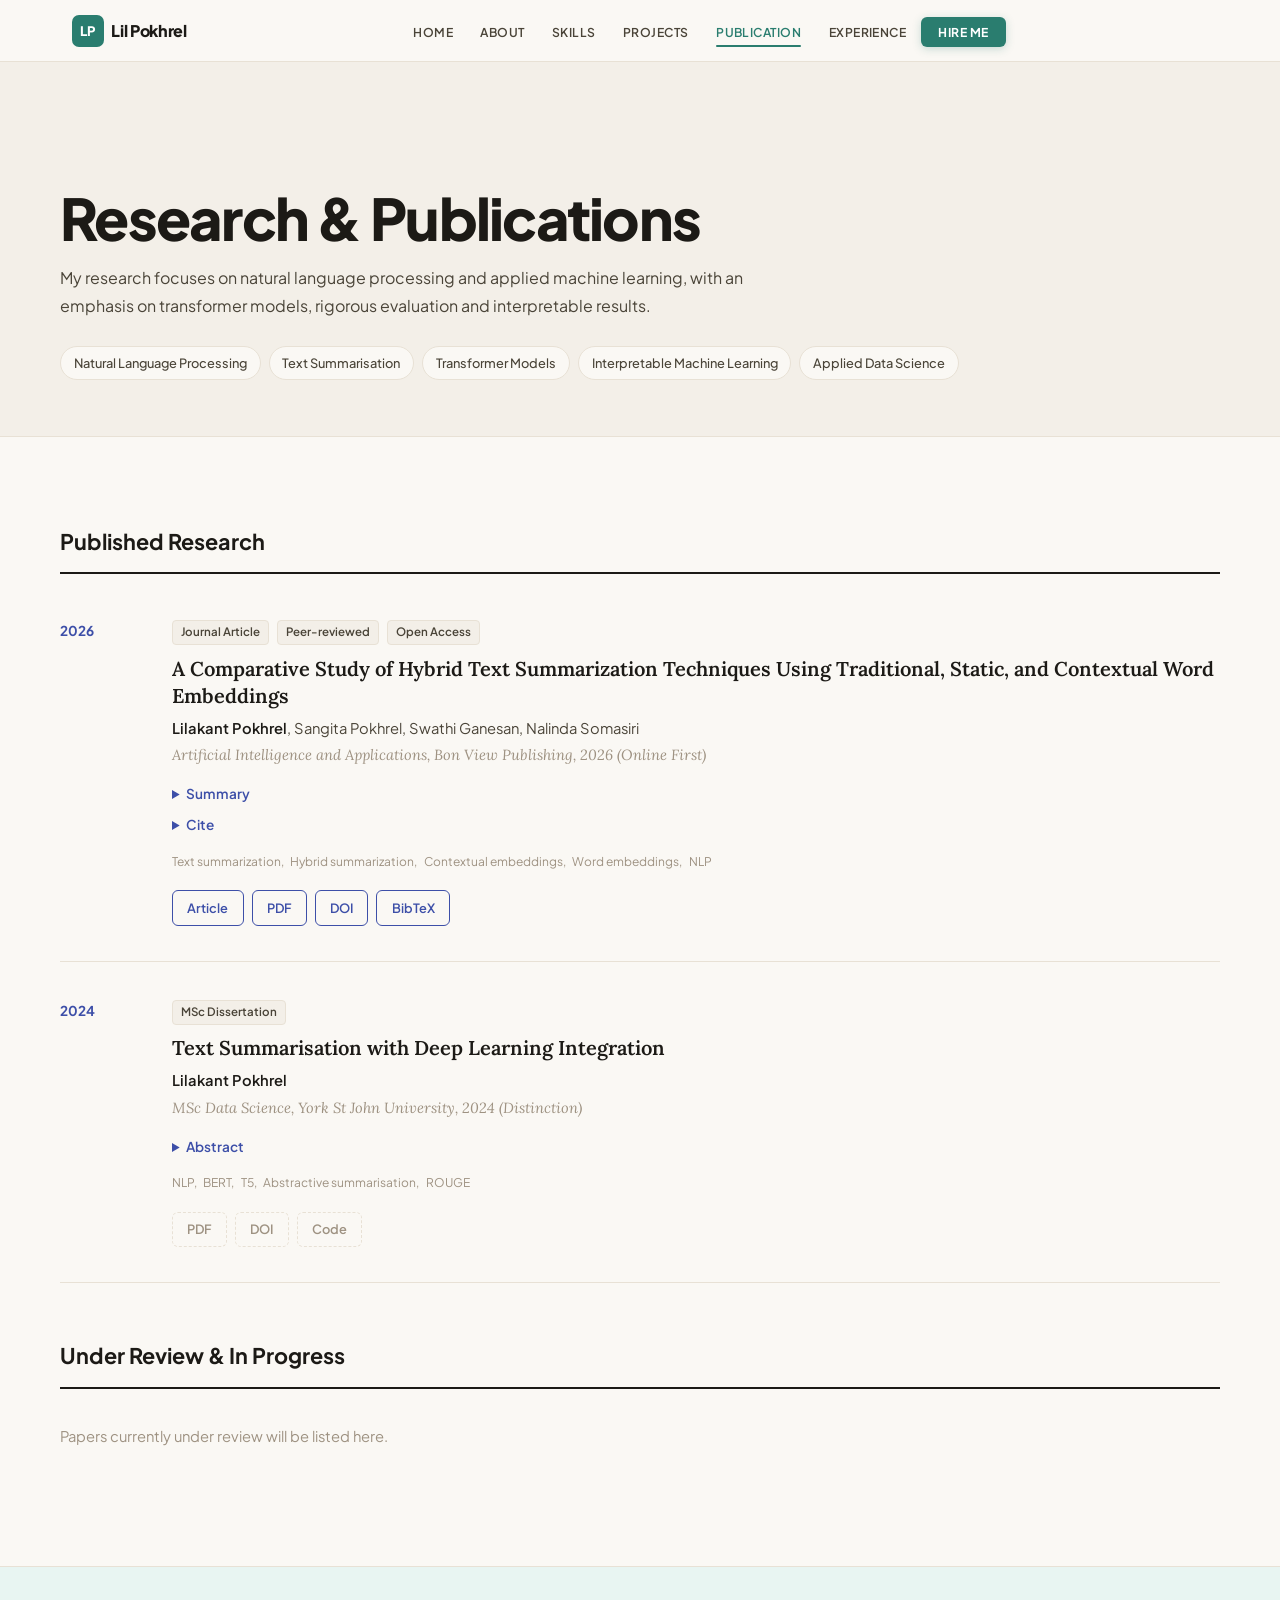
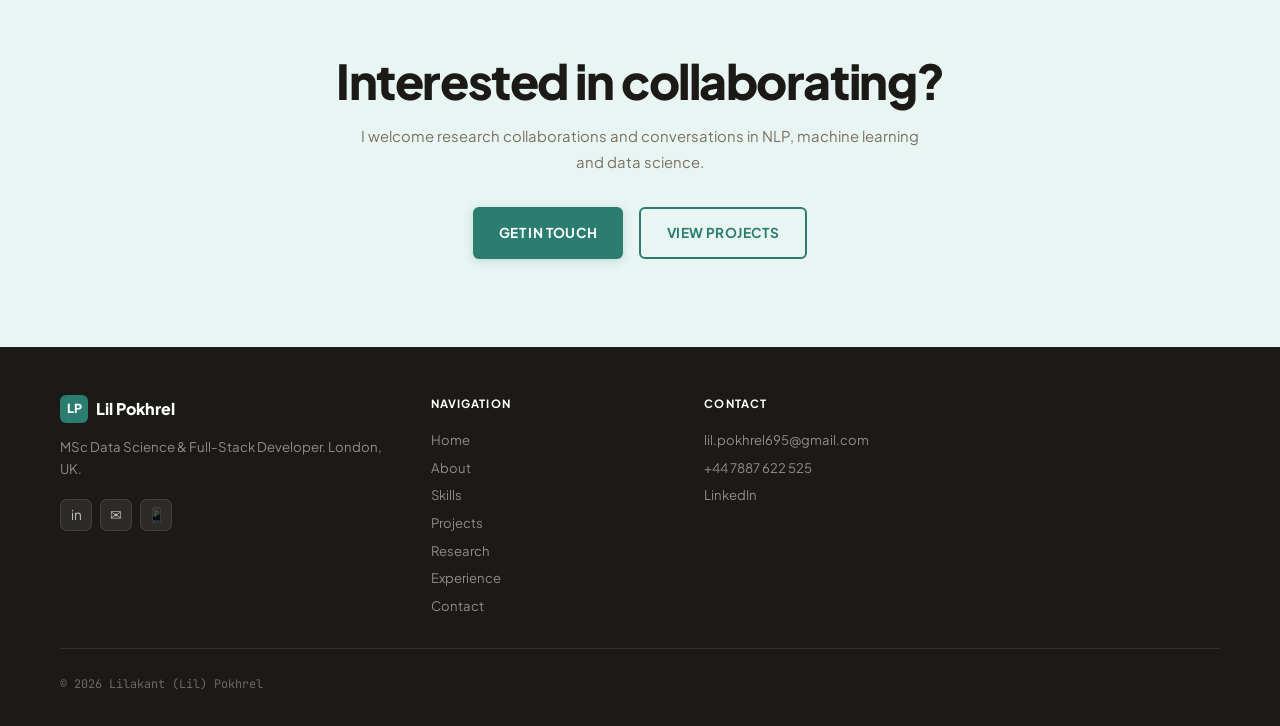
<file: pages/publication.html>
<!DOCTYPE html>
<html lang="en">
<head>
  <meta charset="UTF-8">
  <meta name="viewport" content="width=device-width, initial-scale=1.0">
  <title>Research &amp; Publications — Lil Pokhrel</title>
  <meta name="description" content="Research and publications by Lilakant (Lil) Pokhrel in natural language processing, machine learning and data science.">
  <link href="https://fonts.googleapis.com/css2?family=Plus+Jakarta+Sans:wght@400;500;600;700;800&family=Lora:ital,wght@0,400;0,600;1,400&display=swap" rel="stylesheet">
  <link rel="stylesheet" href="../css/style.css">
  <style>
    /* ---------- Hero ---------- */
    .page-hero {
      padding: calc(var(--nav-h) + 3rem) 1.1rem 2.5rem;
      background: var(--bg2);
      border-bottom: 1px solid var(--border);
    }
    .page-hero h1 {
      font-size: clamp(2rem, 6vw, 3.6rem);
      font-weight: 800;
      letter-spacing: -.03em;
      line-height: 1.05;
      color: var(--text);
      margin-bottom: 1rem;
    }
    .page-hero p {
      max-width: 60ch;
      font-size: 1rem;
      line-height: 1.75;
      color: var(--text2);
    }
    .research-areas {
      display: flex;
      flex-wrap: wrap;
      gap: .5rem;
      margin-top: 1.6rem;
      padding: 0;
      list-style: none;
    }
    .research-areas li {
      font-size: .8rem;
      font-weight: 500;
      padding: .35rem .8rem;
      border: 1px solid var(--border);
      border-radius: 999px;
      background: var(--bg, #fff);
      color: var(--text2);
    }

    /* ---------- Publication list ---------- */
    .pub-section + .pub-section { margin-top: 3.5rem; }
    .pub-heading {
      font-size: 1.35rem;
      font-weight: 700;
      color: var(--text);
      padding-bottom: .8rem;
      margin-bottom: .5rem;
      border-bottom: 2px solid var(--text);
    }
    .pub-list { list-style: none; padding: 0; margin: 0; }

    .pub {
      display: grid;
      grid-template-columns: 1fr;
      gap: .4rem;
      padding: 1.8rem 0;
      border-bottom: 1px solid var(--border);
    }
    .pub-year {
      font-size: .85rem;
      font-weight: 700;
      color: var(--indigo);
    }
    .pub-type {
      display: inline-block;
      font-size: .72rem;
      font-weight: 600;
      color: var(--text2);
      background: var(--bg2);
      border: 1px solid var(--border);
      border-radius: 4px;
      padding: .15rem .5rem;
      margin: 0 .3rem .6rem 0;
    }
    .pub-cite { margin-top: .6rem; }
    .pub-cite p {
      font-family: inherit;
      font-size: .85rem;
      line-height: 1.7;
      background: var(--bg2);
      border-left: 3px solid var(--indigo);
      padding: .8rem 1rem;
      overflow-wrap: anywhere;
    }
    .pub-title {
      font-family: var(--ff-s, 'Lora', Georgia, serif);
      font-size: 1.25rem;
      font-weight: 600;
      line-height: 1.35;
      color: var(--text);
      margin: 0 0 .5rem;
    }
    .pub-authors { font-size: .92rem; color: var(--text2); margin: 0 0 .2rem; }
    .pub-authors strong { color: var(--text); font-weight: 600; }
    .pub-venue {
      font-family: var(--ff-s, 'Lora', Georgia, serif);
      font-style: italic;
      font-size: .92rem;
      color: var(--muted);
      margin: 0 0 1rem;
    }

    .pub-abstract summary {
      cursor: pointer;
      font-size: .85rem;
      font-weight: 600;
      color: var(--indigo);
      width: fit-content;
    }
    .pub-abstract p {
      font-family: var(--ff-s, 'Lora', Georgia, serif);
      font-size: .95rem;
      line-height: 1.8;
      color: var(--text2);
      max-width: 70ch;
      margin: .8rem 0 0;
    }

    .pub-keywords { display: flex; flex-wrap: wrap; gap: .4rem; margin: 1rem 0 0; padding: 0; list-style: none; }
    .pub-keywords li { font-size: .75rem; color: var(--muted); }
    .pub-keywords li:not(:last-child)::after { content: ","; }

    .pub-links { display: flex; flex-wrap: wrap; gap: .5rem; margin-top: 1.2rem; }
    .pub-link {
      font-size: .8rem;
      font-weight: 600;
      text-decoration: none;
      color: var(--indigo);
      border: 1px solid var(--indigo);
      border-radius: 6px;
      padding: .4rem .9rem;
      transition: background .15s, color .15s;
    }
    .pub-link:hover { background: var(--indigo); color: #fff; }
    .pub-link:focus-visible { outline: 2px solid var(--indigo); outline-offset: 2px; }
    /* Placeholder links: remove the "is-pending" class once a real URL is added */
    .pub-link.is-pending {
      color: var(--muted);
      border-color: var(--border);
      border-style: dashed;
      pointer-events: none;
    }

    .pub-empty {
      padding: 1.8rem 0;
      color: var(--muted);
      font-size: .92rem;
    }

    @media (min-width: 720px) {
      .page-hero { padding: calc(var(--nav-h) + 4rem) 2rem 3.5rem; }
      .pub { grid-template-columns: 5.5rem 1fr; gap: 1.5rem; padding: 2.2rem 0; }
      .pub-year { padding-top: .2rem; }
    }
  </style>
</head>
<body>

<header>
  <nav class="nav">
    <div class="nav-inner">
      <a href="../index.html" class="nav-logo"><div class="nav-logo-mark">LP</div>Lil Pokhrel</a>
      <ul class="nav-links">
        <li><a href="../index.html">Home</a></li>
        <li><a href="about.html">About</a></li>
        <li><a href="skills.html">Skills</a></li>
        <li><a href="projects.html">Projects</a></li>
       <li><a href="publication.html">Publication</a></li>
        <li><a href="experience.html">Experience</a></li>
        <li class="nav-cta-wrap"><a href="contact.html" class="nav-cta">Hire Me</a></li>
      </ul>
      <button class="nav-ham" id="navHam" aria-label="Menu"><span></span><span></span><span></span></button>
    </div>
  </nav>
  <div class="nav-mobile" id="navMobile">
    <a href="../index.html">Home</a>
    <a href="about.html">About</a>
    <a href="skills.html">Skills</a>
    <a href="projects.html">Projects</a>
  <a href="publication.html">Publication</a>
    <a href="experience.html">Experience</a>
    <a href="contact.html" class="nav-mob-cta">Contact / Hire Me</a>
  </div>
</header>

<main class="page-wrap">

  <section class="page-hero">
    <div class="container">
      <h1>Research &amp; Publications</h1>
      <p>My research focuses on natural language processing and applied machine learning, with an emphasis on transformer models, rigorous evaluation and interpretable results.</p>
      <ul class="research-areas" aria-label="Research areas">
        <li>Natural Language Processing</li>
        <li>Text Summarisation</li>
        <li>Transformer Models</li>
        <li>Interpretable Machine Learning</li>
        <li>Applied Data Science</li>
      </ul>
    </div>
  </section>

  <section class="section">
    <div class="container">

      <!-- ============ PUBLISHED RESEARCH ============ -->
      <div class="pub-section">
        <h2 class="pub-heading">Published Research</h2>
        <ol class="pub-list" reversed>

          <!--
            HOW TO ADD A PAPER
            Copy one <li class="pub">…</li> block and edit it.
            Put the newest paper at the top.
            For each link: replace href="#" with the real URL and delete class "is-pending".
          -->

          <li class="pub">
            <div class="pub-year">2026</div>
            <div>
              <span class="pub-type">Journal Article</span>
              <span class="pub-type">Peer-reviewed</span>
              <span class="pub-type">Open Access</span>
              <h3 class="pub-title">A Comparative Study of Hybrid Text Summarization Techniques Using Traditional, Static, and Contextual Word Embeddings</h3>
              <p class="pub-authors"><strong>Lilakant Pokhrel</strong>, Sangita Pokhrel, Swathi Ganesan, Nalinda Somasiri</p>
              <p class="pub-venue">Artificial Intelligence and Applications, Bon View Publishing, 2026 (Online First)</p>

              <details class="pub-abstract">
                <summary>Summary</summary>
                <p>This paper builds a hybrid extractive and abstractive summarisation system and compares word embeddings across three families: traditional (Count Vector, TF-IDF), static (Word2Vec, GloVe, FastText) and contextual (ELMo, GPT, BERT). Eight summarisation techniques were integrated into a Django web application and evaluated with ROUGE on the CNN/DailyMail dataset. GPT gave the strongest results, followed by TextRank and ELMo-based systems.</p>
              </details>

              <details class="pub-abstract pub-cite">
                <summary>Cite</summary>
                <p>Pokhrel, L., Pokhrel, S., Ganesan, S., &amp; Somasiri, N. (2026). A comparative study of hybrid text summarization techniques using traditional, static, and contextual word embeddings. <em>Artificial Intelligence and Applications</em>. https://doi.org/10.47852/bonviewAIA62026330</p>
              </details>

              <ul class="pub-keywords" aria-label="Keywords">
                <li>Text summarization</li><li>Hybrid summarization</li><li>Contextual embeddings</li><li>Word embeddings</li><li>NLP</li>
              </ul>

              <div class="pub-links">
                <a class="pub-link" href="https://ojs.bonviewpress.com/index.php/AIA/article/view/6330" target="_blank" rel="noopener">Article</a>
                <a class="pub-link" href="https://ojs.bonviewpress.com/index.php/AIA/article/view/6330/2066" target="_blank" rel="noopener">PDF</a>
                <a class="pub-link" href="https://doi.org/10.47852/bonviewAIA62026330" target="_blank" rel="noopener">DOI</a>
                <a class="pub-link" href="https://ojs.bonviewpress.com/index.php/AIA/citationstylelanguage/download/bibtex?submissionId=6330&amp;publicationId=7508&amp;issueId=20" rel="noopener">BibTeX</a>
              </div>
            </div>
          </li>

          <li class="pub">
            <div class="pub-year">2024</div>
            <div>
              <span class="pub-type">MSc Dissertation</span>
              <h3 class="pub-title">Text Summarisation with Deep Learning Integration</h3>
              <p class="pub-authors"><strong>Lilakant Pokhrel</strong></p>
              <p class="pub-venue">MSc Data Science, York St John University, 2024 (Distinction)</p>

              <details class="pub-abstract">
                <summary>Abstract</summary>
                <p>Currently, there is an exponential growth in textual data due to the rapid expansion of internet technology and various social and entertainment platforms. This is causing widespread negative effects on document and text management, text classification, and information retrieval, among other areas. To address the challenge of translating large volumes of text into natural-sounding language that retains citations, quotes, and references, summarization research is gaining significant international attention. The focus is on developing an effective hybrid (extractive and abstractive) summarization system by implementing different word embedding and summarization techniques. The study examines various embedding methods, from traditional approaches (Count Vector, TF-IDF) to static word embeddings (Word2Vec, GloVe, FastText), and contextualized embeddings (ELMo, GPT, BERT). It employs efficient extractive methods (TF-IDF, Textrank, LSA, Word2Vec, ELMo with K-means) and abstractive methods (Bi-LSTM, GPT) to create an effective summarization system. By integrating eight summarization techniques into Django-based (Python) web applications, the research finds that GPT performs particularly well, followed by TextRank and Elmo-based systems, with their ROUGE scores compared. The study also discusses the challenges faced in developing such a system and outlines future directions for ongoing research.</p>
              </details>

              <ul class="pub-keywords" aria-label="Keywords">
                <li>NLP</li><li>BERT</li><li>T5</li><li>Abstractive summarisation</li><li>ROUGE</li>
              </ul>

              <div class="pub-links">
                <a class="pub-link is-pending" href="#" target="_blank" rel="noopener">PDF</a>
                <a class="pub-link is-pending" href="#" target="_blank" rel="noopener">DOI</a>
                <a class="pub-link is-pending" href="#" target="_blank" rel="noopener">Code</a>
              </div>
            </div>
          </li>

          <!-- TEMPLATE: journal or conference paper (uncomment and edit)
          <li class="pub">
            <div class="pub-year">2026</div>
            <div>
              <span class="pub-type">Journal Article</span>
              <h3 class="pub-title">Paper title</h3>
              <p class="pub-authors"><strong>Lilakant Pokhrel</strong>, Co-author Name</p>
              <p class="pub-venue">Journal or Conference Name, Volume(Issue), pages</p>
              <details class="pub-abstract">
                <summary>Abstract</summary>
                <p>Abstract text.</p>
              </details>
              <div class="pub-links">
                <a class="pub-link" href="https://…" target="_blank" rel="noopener">PDF</a>
                <a class="pub-link" href="https://doi.org/…" target="_blank" rel="noopener">DOI</a>
              </div>
            </div>
          </li>
          -->

        </ol>
      </div>

      <!-- ============ WORK IN PROGRESS ============ -->
      <div class="pub-section">
        <h2 class="pub-heading">Under Review &amp; In Progress</h2>
        <p class="pub-empty">Papers currently under review will be listed here.</p>
        <!-- Replace the paragraph above with an <ol class="pub-list"> using the same <li class="pub"> blocks. -->
      </div>

    </div>
  </section>

  <section class="section" style="background:var(--accent-light);text-align:center;border-top:1px solid var(--border)">
    <div class="container-sm">
      <h2 class="section-title" style="margin-bottom:1rem">Interested in collaborating?</h2>
      <p class="section-sub" style="margin:0 auto 2rem">I welcome research collaborations and conversations in NLP, machine learning and data science.</p>
      <div style="display:flex;gap:1rem;justify-content:center;flex-wrap:wrap">
        <a href="contact.html" class="btn btn-primary btn-lg">Get in touch</a>
        <a href="projects.html" class="btn btn-outline btn-lg">View projects</a>
      </div>
    </div>
  </section>

</main>

<footer class="footer">
  <div class="footer-inner">
    <div class="footer-top">
      <div class="footer-brand">
        <div class="footer-logo"><div class="footer-logo-mark">LP</div>Lil Pokhrel</div>
        <p class="footer-desc">MSc Data Science &amp; Full-Stack Developer. London, UK.</p>
        <div class="footer-social">
          <a href="https://linkedin.com/in/lilakant-pokhrel-bb606332" target="_blank" rel="noopener" aria-label="LinkedIn">in</a>
          <a href="mailto:lil.pokhrel695@gmail.com" aria-label="Email">✉</a>
          <a href="tel:+447887622525" aria-label="Phone">📱</a>
        </div>
      </div>
      <div>
        <div class="footer-col-title">Navigation</div>
        <div class="footer-col-links">
          <a href="../index.html">Home</a><a href="about.html">About</a><a href="skills.html">Skills</a>
          <a href="projects.html">Projects</a><a href="research.html">Research</a>
          <a href="experience.html">Experience</a><a href="contact.html">Contact</a>
        </div>
      </div>
      <div>
        <div class="footer-col-title">Contact</div>
        <div class="footer-col-links">
          <a href="mailto:lil.pokhrel695@gmail.com">lil.pokhrel695@gmail.com</a>
          <a href="tel:+447887622525">+44 7887 622 525</a>
          <a href="https://linkedin.com/in/lilakant-pokhrel-bb606332" target="_blank" rel="noopener">LinkedIn</a>
        </div>
      </div>
    </div>
    <div class="footer-bottom"><p class="footer-copy">© 2026 Lilakant (Lil) Pokhrel</p></div>
  </div>
</footer>

<script src="../js/main.js"></script>
</body>
</html>
</file>
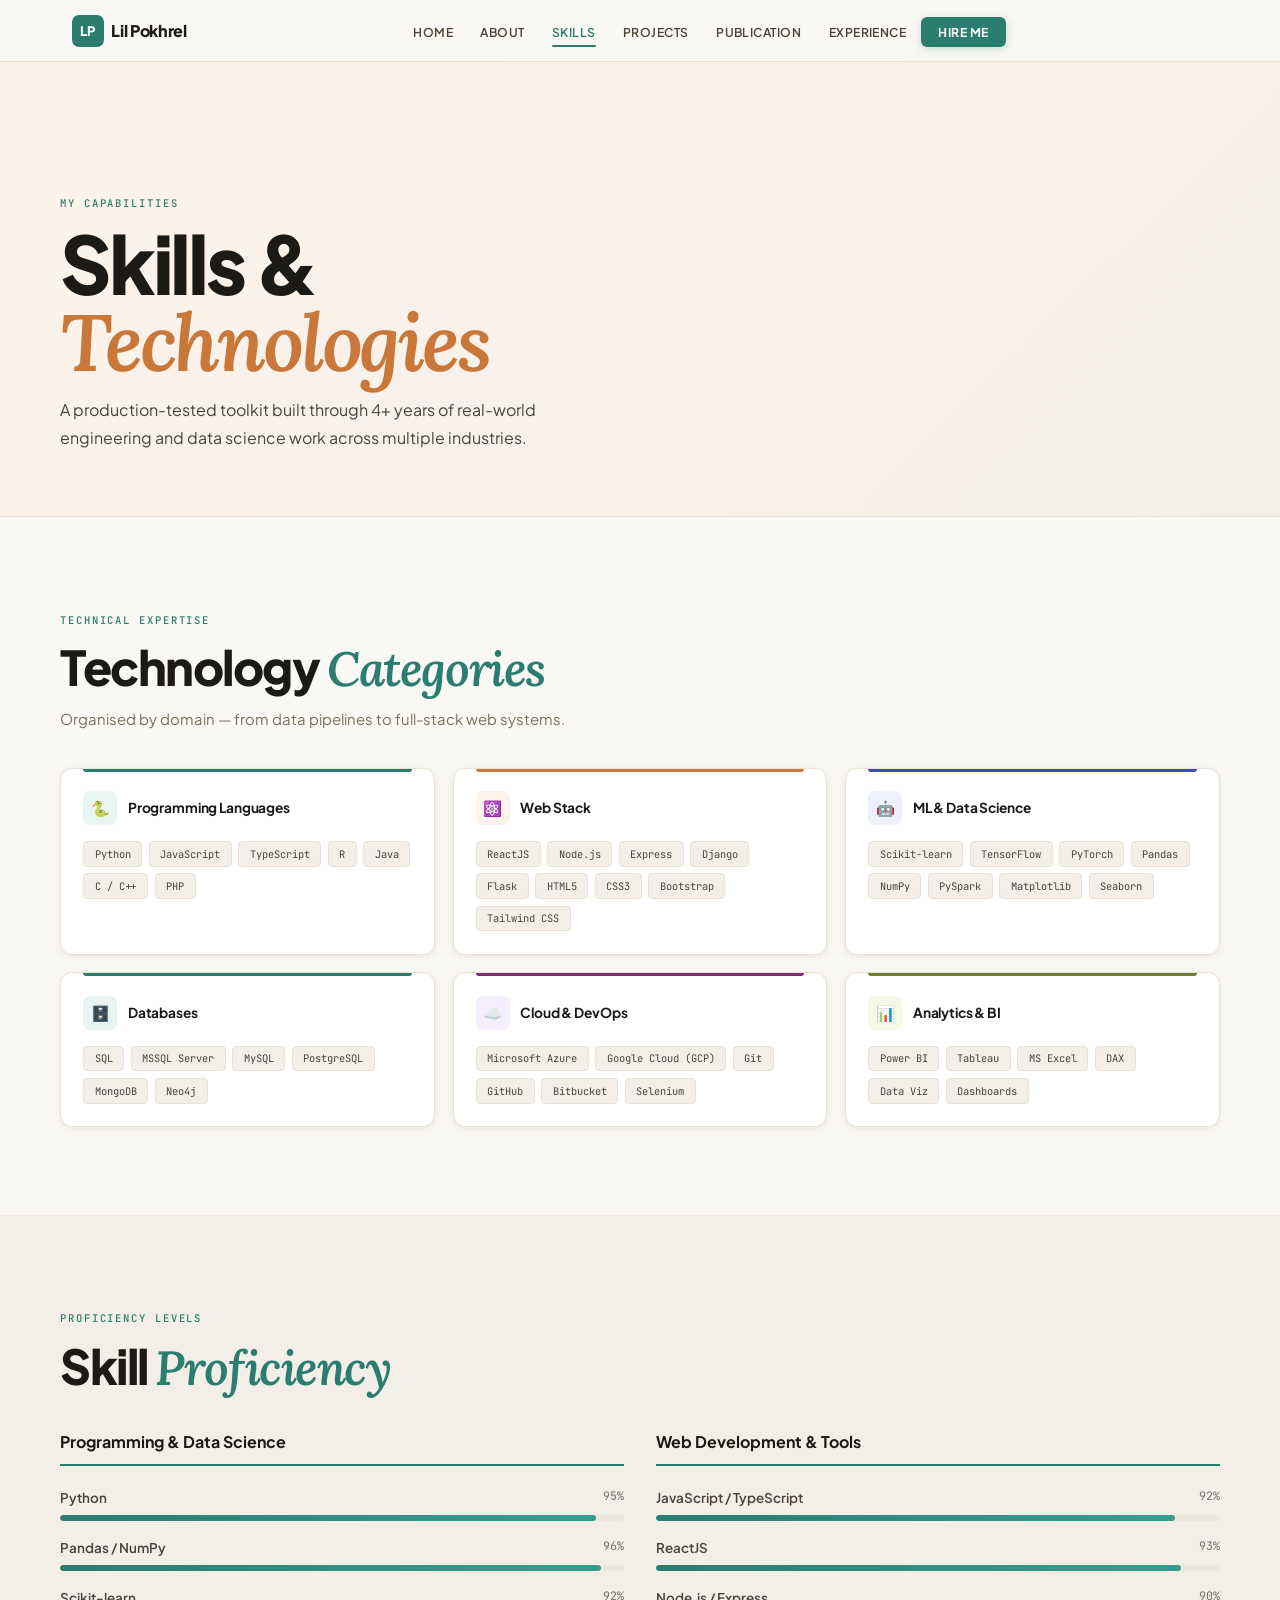
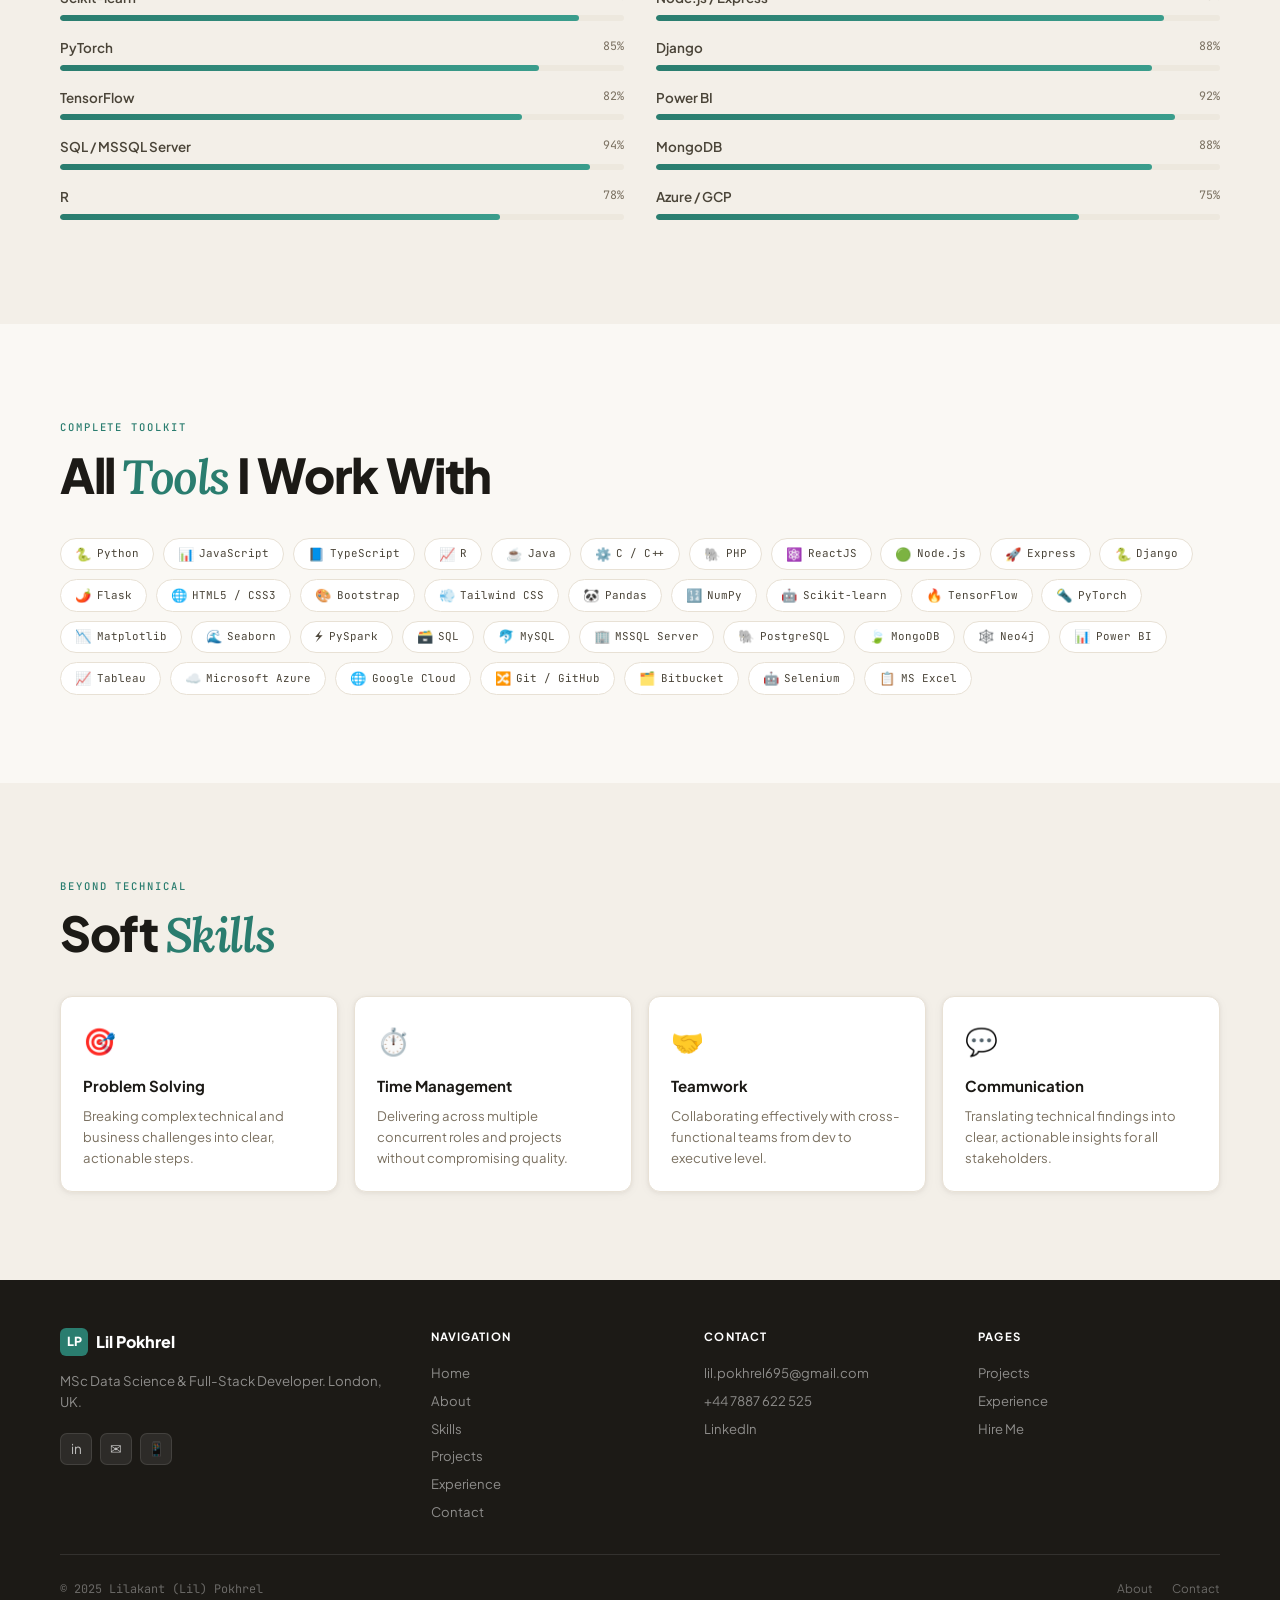
<file: pages/skills.html>
<!DOCTYPE html>
<html lang="en">
<head>
  <meta charset="UTF-8"/><meta name="viewport" content="width=device-width, initial-scale=1.0"/>
  <title>Skills — Lil Pokhrel</title>
  <link href="https://fonts.googleapis.com/css2?family=Plus+Jakarta+Sans:ital,wght@0,300;0,400;0,500;0,600;0,700;0,800;1,400&family=Lora:ital,wght@0,400;0,600;0,700;1,400;1,600&family=JetBrains+Mono:wght@300;400;500&display=swap" rel="stylesheet">
  <link rel="stylesheet" href="../css/style.css">
  <style>
  @keyframes slideUp { from{opacity:0;transform:translateY(22px)} to{opacity:1;transform:none} }
  .page-hero { background: linear-gradient(135deg, var(--amber-light) 0%, var(--bg2) 100%); padding: calc(var(--nav-h) + 3rem) 1.1rem 3rem; border-bottom: 1px solid var(--border); width: 100%; }
  .page-hero h1 { font-size: clamp(2rem, 7vw, 5rem); font-weight: 800; letter-spacing: -.04em; line-height: .96; color: var(--text); margin-bottom: .9rem; }
  .page-hero h1 em { font-family: var(--ff-s); font-style: italic; color: var(--amber); font-weight: 600; }

  .skills-cats-grid { display: grid; grid-template-columns: 1fr; gap: 1.1rem; }
  .proficiency-grid { display: grid; grid-template-columns: 1fr; gap: 2rem; }
  .proficiency-col h3 { font-size: 1rem; font-weight: 700; color: var(--text); margin-bottom: 1.3rem; padding-bottom: .6rem; border-bottom: 2px solid var(--accent); }
  .tools-cloud { display: flex; flex-wrap: wrap; gap: .55rem; }
  .tool-pill { display: inline-flex; align-items: center; gap: .35rem; padding: .3rem .88rem; background: var(--surface); border: 1px solid var(--border); border-radius: 20px; font-family: var(--ff-m); font-size: .68rem; color: var(--text2); transition: all .18s; cursor: default; }
  .tool-pill:hover { background: var(--accent-light); border-color: rgba(42,125,111,.25); color: var(--accent); }
  .tool-pill-icon { font-size: .82rem; }
  .soft-grid { display: grid; grid-template-columns: 1fr 1fr; gap: 1rem; }

  @media (min-width: 640px) {
    .skills-cats-grid { grid-template-columns: 1fr 1fr; }
  }
  @media (min-width: 900px) {
    .page-hero { padding: calc(var(--nav-h) + 4rem) 2rem 4rem; }
    .skills-cats-grid { grid-template-columns: repeat(3, 1fr); }
    .proficiency-grid { grid-template-columns: 1fr 1fr; }
    .soft-grid { grid-template-columns: repeat(4, 1fr); }
  }
</style>
</head>
<body>
<header>
  <nav class="nav"><div class="nav-inner">
    <a href="../index.html" class="nav-logo"><div class="nav-logo-mark">LP</div>Lil Pokhrel</a>
    <ul class="nav-links">
      <li><a href="../index.html">Home</a></li><li><a href="about.html">About</a></li>
      <li><a href="skills.html">Skills</a></li><li><a href="projects.html">Projects</a></li>
    <li><a href="publication.html">Publication</a></li>
      <li><a href="experience.html">Experience</a></li>
      <li class="nav-cta-wrap"><a href="contact.html" class="nav-cta">Hire Me</a></li>
    </ul>
    <button class="nav-ham" id="navHam" aria-label="Menu"><span></span><span></span><span></span></button>
  </div></nav>
  <div class="nav-mobile" id="navMobile">
    <a href="../index.html">Home</a><a href="about.html">About</a><a href="skills.html">Skills</a>
    <a href="projects.html">Projects</a>
     <li><a href="publication.html">Publication</a></li>
    <a href="experience.html">Experience</a>
    <a href="contact.html" class="nav-mob-cta">Contact / Hire Me</a>
  </div>
</header>

<main class="page-wrap">
  <section class="page-hero">
    <div class="container">
      <div class="eyebrow" style="opacity:0;animation:slideUp .7s .1s forwards">My Capabilities</div>
      <h1 style="opacity:0;animation:slideUp .7s .2s forwards">Skills &amp;<br><em>Technologies</em></h1>
      <p style="opacity:0;animation:slideUp .7s .35s forwards;font-size:1rem;color:var(--text2);max-width:520px;line-height:1.75">A production-tested toolkit built through 4+ years of real-world engineering and data science work across multiple industries.</p>
    </div>
  </section>

  <!-- SKILL CATEGORIES -->
  <section class="section">
    <div class="container">
      <div class="section-header reveal">
        <div class="eyebrow">Technical Expertise</div>
        <h2 class="section-title">Technology <em>Categories</em></h2>
        <p class="section-sub">Organised by domain — from data pipelines to full-stack web systems.</p>
      </div>
      <div class="skills-cats-grid">
        <div class="skill-cat-card scc-1 reveal reveal-delay-1">
          <div class="skill-cat-head"><div class="skill-cat-icon" style="background:var(--accent-light)">🐍</div><div class="skill-cat-name">Programming Languages</div></div>
          <div class="skill-tags-wrap">
            <span class="skill-tag">Python</span><span class="skill-tag">JavaScript</span><span class="skill-tag">TypeScript</span>
            <span class="skill-tag">R</span><span class="skill-tag">Java</span><span class="skill-tag">C / C++</span><span class="skill-tag">PHP</span>
          </div>
        </div>
        <div class="skill-cat-card scc-2 reveal reveal-delay-2">
          <div class="skill-cat-head"><div class="skill-cat-icon" style="background:var(--amber-light)">⚛️</div><div class="skill-cat-name">Web Stack</div></div>
          <div class="skill-tags-wrap">
            <span class="skill-tag">ReactJS</span><span class="skill-tag">Node.js</span><span class="skill-tag">Express</span>
            <span class="skill-tag">Django</span><span class="skill-tag">Flask</span><span class="skill-tag">HTML5</span>
            <span class="skill-tag">CSS3</span><span class="skill-tag">Bootstrap</span><span class="skill-tag">Tailwind CSS</span>
          </div>
        </div>
        <div class="skill-cat-card scc-3 reveal reveal-delay-3">
          <div class="skill-cat-head"><div class="skill-cat-icon" style="background:var(--indigo-light)">🤖</div><div class="skill-cat-name">ML &amp; Data Science</div></div>
          <div class="skill-tags-wrap">
            <span class="skill-tag">Scikit-learn</span><span class="skill-tag">TensorFlow</span><span class="skill-tag">PyTorch</span>
            <span class="skill-tag">Pandas</span><span class="skill-tag">NumPy</span><span class="skill-tag">PySpark</span>
            <span class="skill-tag">Matplotlib</span><span class="skill-tag">Seaborn</span>
          </div>
        </div>
        <div class="skill-cat-card scc-4 reveal reveal-delay-1">
          <div class="skill-cat-head"><div class="skill-cat-icon" style="background:var(--accent-light)">🗄️</div><div class="skill-cat-name">Databases</div></div>
          <div class="skill-tags-wrap">
            <span class="skill-tag">SQL</span><span class="skill-tag">MSSQL Server</span><span class="skill-tag">MySQL</span>
            <span class="skill-tag">PostgreSQL</span><span class="skill-tag">MongoDB</span><span class="skill-tag">Neo4j</span>
          </div>
        </div>
        <div class="skill-cat-card scc-5 reveal reveal-delay-2">
          <div class="skill-cat-head"><div class="skill-cat-icon" style="background:#f5eeff">☁️</div><div class="skill-cat-name">Cloud &amp; DevOps</div></div>
          <div class="skill-tags-wrap">
            <span class="skill-tag">Microsoft Azure</span><span class="skill-tag">Google Cloud (GCP)</span>
            <span class="skill-tag">Git</span><span class="skill-tag">GitHub</span>
            <span class="skill-tag">Bitbucket</span><span class="skill-tag">Selenium</span>
          </div>
        </div>
        <div class="skill-cat-card scc-6 reveal reveal-delay-3">
          <div class="skill-cat-head"><div class="skill-cat-icon" style="background:#f5f8e5">📊</div><div class="skill-cat-name">Analytics &amp; BI</div></div>
          <div class="skill-tags-wrap">
            <span class="skill-tag">Power BI</span><span class="skill-tag">Tableau</span>
            <span class="skill-tag">MS Excel</span><span class="skill-tag">DAX</span>
            <span class="skill-tag">Data Viz</span><span class="skill-tag">Dashboards</span>
          </div>
        </div>
      </div>
    </div>
  </section>

  <!-- PROFICIENCY BARS -->
  <section class="section" style="background:var(--bg2)">
    <div class="container">
      <div class="section-header reveal">
        <div class="eyebrow">Proficiency Levels</div>
        <h2 class="section-title">Skill <em>Proficiency</em></h2>
      </div>
      <div class="proficiency-grid">
        <div class="reveal reveal-delay-1">
          <div class="proficiency-col">
            <h3>Programming &amp; Data Science</h3>
            <div class="progress-wrap"><div class="progress-meta"><span class="progress-label">Python</span><span class="progress-pct">95%</span></div><div class="progress-bar"><div class="progress-fill" data-pct="95"></div></div></div>
            <div class="progress-wrap"><div class="progress-meta"><span class="progress-label">Pandas / NumPy</span><span class="progress-pct">96%</span></div><div class="progress-bar"><div class="progress-fill" data-pct="96"></div></div></div>
            <div class="progress-wrap"><div class="progress-meta"><span class="progress-label">Scikit-learn</span><span class="progress-pct">92%</span></div><div class="progress-bar"><div class="progress-fill" data-pct="92"></div></div></div>
            <div class="progress-wrap"><div class="progress-meta"><span class="progress-label">PyTorch</span><span class="progress-pct">85%</span></div><div class="progress-bar"><div class="progress-fill" data-pct="85"></div></div></div>
            <div class="progress-wrap"><div class="progress-meta"><span class="progress-label">TensorFlow</span><span class="progress-pct">82%</span></div><div class="progress-bar"><div class="progress-fill" data-pct="82"></div></div></div>
            <div class="progress-wrap"><div class="progress-meta"><span class="progress-label">SQL / MSSQL Server</span><span class="progress-pct">94%</span></div><div class="progress-bar"><div class="progress-fill" data-pct="94"></div></div></div>
            <div class="progress-wrap"><div class="progress-meta"><span class="progress-label">R</span><span class="progress-pct">78%</span></div><div class="progress-bar"><div class="progress-fill" data-pct="78"></div></div></div>
          </div>
        </div>
        <div class="reveal reveal-delay-2">
          <div class="proficiency-col">
            <h3>Web Development &amp; Tools</h3>
            <div class="progress-wrap"><div class="progress-meta"><span class="progress-label">JavaScript / TypeScript</span><span class="progress-pct">92%</span></div><div class="progress-bar"><div class="progress-fill" data-pct="92"></div></div></div>
            <div class="progress-wrap"><div class="progress-meta"><span class="progress-label">ReactJS</span><span class="progress-pct">93%</span></div><div class="progress-bar"><div class="progress-fill" data-pct="93"></div></div></div>
            <div class="progress-wrap"><div class="progress-meta"><span class="progress-label">Node.js / Express</span><span class="progress-pct">90%</span></div><div class="progress-bar"><div class="progress-fill" data-pct="90"></div></div></div>
            <div class="progress-wrap"><div class="progress-meta"><span class="progress-label">Django</span><span class="progress-pct">88%</span></div><div class="progress-bar"><div class="progress-fill" data-pct="88"></div></div></div>
            <div class="progress-wrap"><div class="progress-meta"><span class="progress-label">Power BI</span><span class="progress-pct">92%</span></div><div class="progress-bar"><div class="progress-fill" data-pct="92"></div></div></div>
            <div class="progress-wrap"><div class="progress-meta"><span class="progress-label">MongoDB</span><span class="progress-pct">88%</span></div><div class="progress-bar"><div class="progress-fill" data-pct="88"></div></div></div>
            <div class="progress-wrap"><div class="progress-meta"><span class="progress-label">Azure / GCP</span><span class="progress-pct">75%</span></div><div class="progress-bar"><div class="progress-fill" data-pct="75"></div></div></div>
          </div>
        </div>
      </div>
    </div>
  </section>

  <!-- TOOLS CLOUD -->
  <section class="section">
    <div class="container">
      <div class="section-header reveal">
        <div class="eyebrow">Complete Toolkit</div>
        <h2 class="section-title">All <em>Tools</em> I Work With</h2>
      </div>
      <div class="tools-cloud reveal">
        <span class="tool-pill"><span class="tool-pill-icon">🐍</span> Python</span>
        <span class="tool-pill"><span class="tool-pill-icon">📊</span> JavaScript</span>
        <span class="tool-pill"><span class="tool-pill-icon">📘</span> TypeScript</span>
        <span class="tool-pill"><span class="tool-pill-icon">📈</span> R</span>
        <span class="tool-pill"><span class="tool-pill-icon">☕</span> Java</span>
        <span class="tool-pill"><span class="tool-pill-icon">⚙️</span> C / C++</span>
        <span class="tool-pill"><span class="tool-pill-icon">🐘</span> PHP</span>
        <span class="tool-pill"><span class="tool-pill-icon">⚛️</span> ReactJS</span>
        <span class="tool-pill"><span class="tool-pill-icon">🟢</span> Node.js</span>
        <span class="tool-pill"><span class="tool-pill-icon">🚀</span> Express</span>
        <span class="tool-pill"><span class="tool-pill-icon">🐍</span> Django</span>
        <span class="tool-pill"><span class="tool-pill-icon">🌶️</span> Flask</span>
        <span class="tool-pill"><span class="tool-pill-icon">🌐</span> HTML5 / CSS3</span>
        <span class="tool-pill"><span class="tool-pill-icon">🎨</span> Bootstrap</span>
        <span class="tool-pill"><span class="tool-pill-icon">💨</span> Tailwind CSS</span>
        <span class="tool-pill"><span class="tool-pill-icon">🐼</span> Pandas</span>
        <span class="tool-pill"><span class="tool-pill-icon">🔢</span> NumPy</span>
        <span class="tool-pill"><span class="tool-pill-icon">🤖</span> Scikit-learn</span>
        <span class="tool-pill"><span class="tool-pill-icon">🔥</span> TensorFlow</span>
        <span class="tool-pill"><span class="tool-pill-icon">🔦</span> PyTorch</span>
        <span class="tool-pill"><span class="tool-pill-icon">📉</span> Matplotlib</span>
        <span class="tool-pill"><span class="tool-pill-icon">🌊</span> Seaborn</span>
        <span class="tool-pill"><span class="tool-pill-icon">⚡</span> PySpark</span>
        <span class="tool-pill"><span class="tool-pill-icon">🗃️</span> SQL</span>
        <span class="tool-pill"><span class="tool-pill-icon">🐬</span> MySQL</span>
        <span class="tool-pill"><span class="tool-pill-icon">🏢</span> MSSQL Server</span>
        <span class="tool-pill"><span class="tool-pill-icon">🐘</span> PostgreSQL</span>
        <span class="tool-pill"><span class="tool-pill-icon">🍃</span> MongoDB</span>
        <span class="tool-pill"><span class="tool-pill-icon">🕸️</span> Neo4j</span>
        <span class="tool-pill"><span class="tool-pill-icon">📊</span> Power BI</span>
        <span class="tool-pill"><span class="tool-pill-icon">📈</span> Tableau</span>
        <span class="tool-pill"><span class="tool-pill-icon">☁️</span> Microsoft Azure</span>
        <span class="tool-pill"><span class="tool-pill-icon">🌐</span> Google Cloud</span>
        <span class="tool-pill"><span class="tool-pill-icon">🔀</span> Git / GitHub</span>
        <span class="tool-pill"><span class="tool-pill-icon">🗂️</span> Bitbucket</span>
        <span class="tool-pill"><span class="tool-pill-icon">🤖</span> Selenium</span>
        <span class="tool-pill"><span class="tool-pill-icon">📋</span> MS Excel</span>
      </div>
    </div>
  </section>

  <!-- SOFT SKILLS -->
  <section class="section" style="background:var(--bg2)">
    <div class="container">
      <div class="section-header reveal">
        <div class="eyebrow">Beyond Technical</div>
        <h2 class="section-title">Soft <em>Skills</em></h2>
      </div>
      <div class="soft-grid">
        <div class="value-card reveal reveal-delay-1"><div class="value-icon">🎯</div><div class="value-title">Problem Solving</div><div class="value-desc">Breaking complex technical and business challenges into clear, actionable steps.</div></div>
        <div class="value-card reveal reveal-delay-2"><div class="value-icon">⏱️</div><div class="value-title">Time Management</div><div class="value-desc">Delivering across multiple concurrent roles and projects without compromising quality.</div></div>
        <div class="value-card reveal reveal-delay-3"><div class="value-icon">🤝</div><div class="value-title">Teamwork</div><div class="value-desc">Collaborating effectively with cross-functional teams from dev to executive level.</div></div>
        <div class="value-card reveal reveal-delay-4"><div class="value-icon">💬</div><div class="value-title">Communication</div><div class="value-desc">Translating technical findings into clear, actionable insights for all stakeholders.</div></div>
      </div>
    </div>
  </section>

</main>

<footer class="footer">
  <div class="footer-inner">
    <div class="footer-top">
      <div class="footer-brand"><div class="footer-logo"><div class="footer-logo-mark">LP</div>Lil Pokhrel</div><p class="footer-desc">MSc Data Science &amp; Full-Stack Developer. London, UK.</p><div class="footer-social"><a href="https://linkedin.com/in/lilakant-pokhrel-bb606332" target="_blank" rel="noopener">in</a><a href="mailto:lil.pokhrel695@gmail.com">✉</a><a href="tel:+447887622525">📱</a></div></div>
      <div><div class="footer-col-title">Navigation</div><div class="footer-col-links"><a href="../index.html">Home</a><a href="about.html">About</a><a href="skills.html">Skills</a><a href="projects.html">Projects</a><a href="experience.html">Experience</a><a href="contact.html">Contact</a></div></div>
      <div><div class="footer-col-title">Contact</div><div class="footer-col-links"><a href="mailto:lil.pokhrel695@gmail.com">lil.pokhrel695@gmail.com</a><a href="tel:+447887622525">+44 7887 622 525</a><a href="https://linkedin.com/in/lilakant-pokhrel-bb606332" target="_blank" rel="noopener">LinkedIn</a></div></div>
      <div><div class="footer-col-title">Pages</div><div class="footer-col-links"><a href="projects.html">Projects</a><a href="experience.html">Experience</a><a href="contact.html">Hire Me</a></div></div>
    </div>
    <div class="footer-bottom"><p class="footer-copy">© 2025 Lilakant (Lil) Pokhrel</p><div class="footer-bottom-links"><a href="about.html">About</a><a href="contact.html">Contact</a></div></div>
  </div>
</footer>

<script src="../js/main.js"></script>
</body>
</html>
</file>
<file: css/style.css>
/* ================================================
   LIL POKHREL PORTFOLIO — RESPONSIVE STYLESHEET
   Full fix: no horizontal scroll, mobile-first
   ================================================ */

@import url('https://fonts.googleapis.com/css2?family=Plus+Jakarta+Sans:ital,wght@0,300;0,400;0,500;0,600;0,700;0,800;1,400&family=Lora:ital,wght@0,400;0,600;0,700;1,400;1,600&family=JetBrains+Mono:wght@300;400;500&display=swap');

/* ── RESET ── */
*, *::before, *::after { box-sizing: border-box; margin: 0; padding: 0; }

html {
  scroll-behavior: smooth;
  font-size: 16px;
  overflow-x: hidden;
  max-width: 100%;
}
body {
  font-family: 'Plus Jakarta Sans', sans-serif;
  background: var(--bg);
  color: var(--text);
  overflow-x: hidden;
  max-width: 100%;
  line-height: 1.6;
  position: relative;
}

img { max-width: 100%; height: auto; display: block; }
a { text-decoration: none; color: inherit; }
ul { list-style: none; }
button { font-family: inherit; }
input, textarea, select { font-family: inherit; }

/* ── DESIGN TOKENS ── */
:root {
  --bg:        #faf8f4;
  --bg2:       #f3efe8;
  --bg3:       #ede8de;
  --surface:   #ffffff;
  --border:    #e8e1d5;
  --border2:   #d4ccbc;
  --text:      #1c1a16;
  --text2:     #4a4438;
  --text3:     #7a7060;
  --muted:     #9e9282;
  --accent:        #2a7d6f;
  --accent-mid:    #3a9d8c;
  --accent-light:  #e8f5f2;
  --accent-pale:   #f0faf8;
  --amber:         #c9783a;
  --amber-light:   #fdf3ea;
  --indigo:        #3d4fa8;
  --indigo-light:  #eef0fc;
  --ff:    'Plus Jakarta Sans', sans-serif;
  --ff-s:  'Lora', serif;
  --ff-m:  'JetBrains Mono', monospace;
  --nav-h: 62px;
  --r:     6px;
  --r-lg:  12px;
  --shadow-sm: 0 1px 4px rgba(44,40,30,.06), 0 2px 12px rgba(44,40,30,.04);
  --shadow-md: 0 4px 16px rgba(44,40,30,.08), 0 1px 4px rgba(44,40,30,.04);
  --shadow-lg: 0 12px 40px rgba(44,40,30,.12), 0 4px 12px rgba(44,40,30,.06);
  --ease: cubic-bezier(.22,1,.36,1);
}

/* ── SCROLLBAR ── */
::-webkit-scrollbar { width: 4px; }
::-webkit-scrollbar-track { background: var(--bg2); }
::-webkit-scrollbar-thumb { background: var(--border2); border-radius: 4px; }
::-webkit-scrollbar-thumb:hover { background: var(--accent); }

/* ══════════════════════════════════════
   NAVIGATION
══════════════════════════════════════ */
.nav {
  position: fixed; top: 0; left: 0; right: 0; width: 100%;
  height: var(--nav-h);
  z-index: 900;
  background: rgba(250,248,244,.95);
  backdrop-filter: blur(18px) saturate(160%);
  -webkit-backdrop-filter: blur(18px) saturate(160%);
  border-bottom: 1px solid var(--border);
  transition: box-shadow .3s;
}
.nav.scrolled { box-shadow: var(--shadow-md); }

.nav-inner {
  width: 100%;
  max-width: 1200px;
  margin: 0 auto;
  height: 100%;
  display: flex;
  align-items: center;
  justify-content: space-between;
  padding: 0 1.1rem;
  gap: .75rem;
}

.nav-logo {
  display: flex; align-items: center; gap: .45rem;
  font-weight: 800; font-size: 1rem;
  color: var(--text); letter-spacing: -.02em;
  flex-shrink: 0; text-decoration: none; white-space: nowrap;
}
.nav-logo-mark {
  width: 32px; height: 32px; flex-shrink: 0;
  background: var(--accent); border-radius: 7px;
  display: flex; align-items: center; justify-content: center;
  color: #fff; font-weight: 800; font-size: .82rem;
}

/* Desktop links — hidden mobile, shown desktop */
.nav-links {
  display: none;
  align-items: center;
  list-style: none;
  gap: .1rem;
  flex: 1; justify-content: center;
}
.nav-links a {
  font-size: .76rem; font-weight: 600;
  letter-spacing: .04em; text-transform: uppercase;
  color: var(--text2);
  padding: .38rem .8rem;
  border-radius: var(--r);
  transition: color .2s, background .2s;
  position: relative; white-space: nowrap; text-decoration: none;
}
.nav-links a:hover { color: var(--accent); background: var(--accent-light); }
.nav-links a.active { color: var(--accent); }
.nav-links a.active::after {
  content: '';
  position: absolute; bottom: -1px; left: .8rem; right: .8rem;
  height: 2px; background: var(--accent); border-radius: 2px;
}
.nav-cta-wrap { display: none; flex-shrink: 0; }
.nav-cta {
  background: var(--accent); color: #fff !important;
  padding: .45rem 1.1rem !important;
  border-radius: var(--r) !important;
  font-weight: 700 !important; font-size: .76rem !important;
  white-space: nowrap;
  box-shadow: 0 2px 8px rgba(42,125,111,.25);
  transition: transform .2s var(--ease), box-shadow .2s !important;
  text-decoration: none !important;
}
.nav-cta:hover { transform: translateY(-1px) !important; box-shadow: 0 6px 18px rgba(42,125,111,.32) !important; }
.nav-cta.active::after { display: none !important; }

/* Hamburger — always visible, hidden at 900px+ */
.nav-ham {
  display: flex; flex-direction: column; gap: 5px;
  background: none; border: none; cursor: pointer;
  padding: 5px; flex-shrink: 0; z-index: 1000;
}
.nav-ham span {
  display: block; width: 22px; height: 2px;
  background: var(--text); border-radius: 2px;
  transition: all .3s var(--ease); pointer-events: none;
}

/* Mobile drawer */
.nav-mobile {
  display: none;
  position: fixed;
  top: var(--nav-h); left: 0; right: 0; width: 100%;
  background: var(--surface);
  border-bottom: 1px solid var(--border);
  padding: 1rem 1.1rem 1.5rem;
  z-index: 899;
  flex-direction: column; gap: .2rem;
  box-shadow: var(--shadow-lg);
  max-height: calc(100vh - var(--nav-h));
  overflow-y: auto;
}
.nav-mobile.open { display: flex; }
.nav-mobile a {
  font-size: .95rem; font-weight: 600; color: var(--text2);
  padding: .72rem 1rem;
  border-radius: var(--r);
  border-bottom: 1px solid var(--border);
  transition: color .2s, background .2s;
  text-decoration: none; display: block;
}
.nav-mobile a:last-child { border-bottom: none; }
.nav-mobile a:hover, .nav-mobile a.active { color: var(--accent); background: var(--accent-light); }
.nav-mob-cta {
  margin-top: .5rem;
  background: var(--accent) !important; color: #fff !important;
  text-align: center; border-radius: var(--r) !important;
  border: none !important; font-weight: 700 !important;
}
.nav-mob-cta:hover { background: #236b5e !important; }

/* ── PAGE WRAPPER ── */
.page-wrap { padding-top: var(--nav-h); min-height: 100vh; width: 100%; }

/* ── SECTIONS ── */
.section { padding: 3.5rem 1.1rem; width: 100%; }
.section-sm { padding: 2.8rem 1.1rem; width: 100%; }
.container { max-width: 1160px; margin: 0 auto; width: 100%; }
.container-sm { max-width: 860px; margin: 0 auto; width: 100%; }

.eyebrow {
  font-family: var(--ff-m);
  font-size: .66rem; letter-spacing: .18em; text-transform: uppercase;
  color: var(--accent); font-weight: 500;
  display: inline-flex; align-items: center; gap: .5rem;
  margin-bottom: .8rem;
}
.section-title {
  font-size: clamp(1.6rem, 3.8vw, 3rem);
  font-weight: 800; letter-spacing: -.03em;
  line-height: 1.08; color: var(--text); word-break: break-word;
}
.section-title em { font-family: var(--ff-s); font-style: italic; color: var(--accent); font-weight: 600; }
.section-sub { font-size: .93rem; line-height: 1.75; color: var(--text3); max-width: 560px; margin-top: .7rem; }
.section-header { margin-bottom: 2.2rem; }
.section-header-row { display: flex; align-items: flex-end; justify-content: space-between; gap: 1rem; flex-wrap: wrap; margin-bottom: 2.2rem; }

/* ── BUTTONS ── */
.btn {
  display: inline-flex; align-items: center; gap: .4rem;
  font-family: var(--ff); font-weight: 700;
  font-size: .8rem; letter-spacing: .03em; text-transform: uppercase;
  padding: .72rem 1.4rem; border-radius: var(--r);
  border: none; cursor: pointer;
  transition: transform .22s var(--ease), box-shadow .22s;
  text-decoration: none; white-space: nowrap; flex-shrink: 0;
}
.btn:hover { transform: translateY(-2px); }
.btn-primary { background: var(--accent); color: #fff; box-shadow: 0 2px 10px rgba(42,125,111,.22); }
.btn-primary:hover { box-shadow: 0 8px 24px rgba(42,125,111,.32); }
.btn-outline { background: transparent; color: var(--accent); border: 2px solid var(--accent); }
.btn-outline:hover { background: var(--accent-light); }
.btn-ghost { background: var(--bg2); color: var(--text2); border: 1px solid var(--border2); }
.btn-ghost:hover { background: var(--bg3); }
.btn-amber { background: var(--amber); color: #fff; }
.btn-sm { padding: .45rem .95rem; font-size: .73rem; }
.btn-lg { padding: .82rem 1.6rem; font-size: .85rem; }

/* ── BADGES ── */
.badge { display: inline-flex; align-items: center; gap: .28rem; font-family: var(--ff-m); font-size: .61rem; padding: .18rem .62rem; border-radius: 20px; font-weight: 500; letter-spacing: .04em; }
.badge-green { background: var(--accent-light); color: var(--accent); border: 1px solid rgba(42,125,111,.2); }
.badge-amber { background: var(--amber-light); color: var(--amber); border: 1px solid rgba(201,120,58,.2); }
.badge-indigo { background: var(--indigo-light); color: var(--indigo); border: 1px solid rgba(61,79,168,.2); }
.badge-neutral { background: var(--bg3); color: var(--text3); border: 1px solid var(--border); }

/* ── CARDS ── */
.card { background: var(--surface); border: 1px solid var(--border); border-radius: var(--r-lg); padding: 1.4rem; box-shadow: var(--shadow-sm); transition: transform .25s var(--ease), box-shadow .25s, border-color .25s; }
.card:hover { transform: translateY(-4px); box-shadow: var(--shadow-lg); border-color: rgba(42,125,111,.2); }

/* ── SKILL TAG ── */
.skill-tag { font-family: var(--ff-m); font-size: .65rem; padding: .22rem .65rem; background: var(--bg2); color: var(--text2); border: 1px solid var(--border); border-radius: 4px; transition: all .18s; cursor: default; white-space: nowrap; }
.skill-tag:hover { background: var(--accent-light); color: var(--accent); border-color: rgba(42,125,111,.25); }

/* ── REVEAL ── */
.reveal { opacity: 0; transform: translateY(20px); transition: opacity .65s var(--ease), transform .65s var(--ease); }
.reveal.visible { opacity: 1; transform: none; }
.reveal-delay-1 { transition-delay: .08s; }
.reveal-delay-2 { transition-delay: .16s; }
.reveal-delay-3 { transition-delay: .24s; }
.reveal-delay-4 { transition-delay: .32s; }
.reveal-delay-5 { transition-delay: .4s; }

/* ── DIVIDER ── */
.divider { width: 100%; height: 1px; background: linear-gradient(90deg, transparent, var(--border2), transparent); margin: 2rem 0; }

/* ── AVATAR ── */
.avatar-wrap { position: relative; display: inline-block; }
.avatar-bg { width: 200px; height: 200px; border-radius: 50%; background: linear-gradient(135deg, var(--accent-light), var(--bg2)); border: 4px solid var(--surface); box-shadow: var(--shadow-lg), 0 0 0 6px var(--accent-light); display: flex; align-items: center; justify-content: center; position: relative; overflow: hidden; }
.avatar-initials { font-family: var(--ff-s); font-size: 4rem; font-weight: 700; color: var(--accent); letter-spacing: -.05em; z-index: 1; }
.avatar-badge { position: absolute; bottom: 6px; right: -10px; background: var(--surface); border: 2px solid var(--border); border-radius: 10px; padding: .35rem .75rem; box-shadow: var(--shadow-md); font-size: .68rem; font-weight: 700; color: var(--accent); display: flex; align-items: center; gap: .35rem; white-space: nowrap; }

/* ── PROGRESS BAR ── */
.progress-wrap { margin-bottom: 1rem; }
.progress-meta { display: flex; justify-content: space-between; margin-bottom: .4rem; }
.progress-label { font-size: .84rem; font-weight: 600; color: var(--text2); }
.progress-pct { font-family: var(--ff-m); font-size: .73rem; color: var(--text3); }
.progress-bar { height: 6px; background: var(--bg3); border-radius: 4px; overflow: hidden; }
.progress-fill { height: 100%; border-radius: 4px; background: linear-gradient(90deg, var(--accent), var(--accent-mid)); transition: width 1.2s var(--ease); width: 0; }

/* ── TIMELINE ── */
.timeline { position: relative; padding-left: 2.2rem; }
.timeline::before { content: ''; position: absolute; left: .55rem; top: 6px; bottom: 6px; width: 2px; background: linear-gradient(to bottom, var(--accent), var(--bg3)); border-radius: 2px; }
.tl-item { position: relative; padding-bottom: 2.2rem; }
.tl-item:last-child { padding-bottom: 0; }
.tl-dot { position: absolute; left: -1.68rem; top: 4px; width: 15px; height: 15px; border-radius: 50%; background: var(--surface); border: 3px solid var(--accent); box-shadow: 0 0 0 4px var(--accent-light); }
.tl-dot.current { background: var(--accent); }
.tl-period { font-family: var(--ff-m); font-size: .63rem; color: var(--accent); letter-spacing: .1em; text-transform: uppercase; margin-bottom: .35rem; display: flex; align-items: center; gap: .45rem; flex-wrap: wrap; }
.tl-current-badge { display: inline-flex; align-items: center; gap: .28rem; font-size: .58rem; background: var(--accent-light); color: var(--accent); padding: .1rem .42rem; border-radius: 20px; font-weight: 600; }
.tl-current-badge::before { content: ''; width: 5px; height: 5px; border-radius: 50%; background: var(--accent); animation: pulse-dot 1.5s ease-in-out infinite; flex-shrink: 0; }
@keyframes pulse-dot { 0%,100%{opacity:1} 50%{opacity:.3} }
.tl-role { font-size: 1.05rem; font-weight: 800; color: var(--text); letter-spacing: -.02em; margin-bottom: .2rem; line-height: 1.3; }
.tl-company { font-size: .85rem; color: var(--text3); margin-bottom: .85rem; display: flex; align-items: center; gap: .45rem; flex-wrap: wrap; }
.tl-body { background: var(--surface); border: 1px solid var(--border); border-radius: var(--r-lg); padding: 1.1rem; box-shadow: var(--shadow-sm); }
.tl-bullets { display: flex; flex-direction: column; gap: .42rem; }
.tl-bullets li { font-size: .85rem; color: var(--text2); line-height: 1.6; display: flex; gap: .55rem; }
.tl-bullets li::before { content: '▸'; color: var(--accent); flex-shrink: 0; font-size: .75rem; margin-top: .18rem; }
.tl-bullets li strong { color: var(--text); }
.tl-tags { display: flex; flex-wrap: wrap; gap: .38rem; margin-top: .9rem; }

/* ── FORM ── */
.form-group { display: flex; flex-direction: column; gap: .38rem; margin-bottom: 1rem; width: 100%; }
.form-label { font-size: .74rem; font-weight: 700; letter-spacing: .06em; text-transform: uppercase; color: var(--text2); }
.form-input, .form-textarea, .form-select { background: var(--bg); border: 1.5px solid var(--border2); border-radius: var(--r); padding: .75rem .88rem; font-size: .88rem; font-family: var(--ff); color: var(--text); transition: border-color .2s, box-shadow .2s; width: 100%; outline: none; }
.form-input::placeholder, .form-textarea::placeholder { color: var(--muted); }
.form-input:focus, .form-textarea:focus, .form-select:focus { border-color: var(--accent); box-shadow: 0 0 0 3px rgba(42,125,111,.1); }
.form-textarea { resize: vertical; min-height: 115px; }
.form-select { appearance: none; cursor: pointer; }
.form-row { display: grid; grid-template-columns: 1fr 1fr; gap: .9rem; }

/* ── PROJECT CARD ── */
.proj-card { background: var(--surface); border: 1px solid var(--border); border-radius: var(--r-lg); overflow: hidden; box-shadow: var(--shadow-sm); transition: transform .25s var(--ease), box-shadow .25s, border-color .25s; display: flex; flex-direction: column; }
.proj-card:hover { transform: translateY(-4px); box-shadow: var(--shadow-lg); border-color: rgba(42,125,111,.25); }
.proj-card-top { padding: 1.3rem 1.4rem .95rem; border-bottom: 1px solid var(--border); background: linear-gradient(135deg, var(--accent-pale), var(--surface)); display: flex; align-items: center; justify-content: space-between; }
.proj-icon { width: 42px; height: 42px; background: var(--surface); border-radius: 9px; display: flex; align-items: center; justify-content: center; font-size: 1.2rem; box-shadow: var(--shadow-sm); border: 1px solid var(--border); flex-shrink: 0; }
.proj-num { font-family: var(--ff-m); font-size: .6rem; color: var(--muted); letter-spacing: .1em; }
.proj-card-body { padding: 1.3rem 1.4rem; flex: 1; display: flex; flex-direction: column; }
.proj-title { font-size: .97rem; font-weight: 800; color: var(--text); margin-bottom: .52rem; line-height: 1.3; letter-spacing: -.01em; }
.proj-desc { font-size: .83rem; color: var(--text3); line-height: 1.65; margin-bottom: .95rem; flex: 1; }
.proj-tags { display: flex; flex-wrap: wrap; gap: .38rem; }
.proj-tag { font-family: var(--ff-m); font-size: .58rem; padding: .16rem .52rem; border-radius: 3px; }

/* ── STAT CARD ── */
.stat-card { background: var(--surface); border: 1px solid var(--border); border-radius: var(--r-lg); padding: 1.4rem 1rem; text-align: center; box-shadow: var(--shadow-sm); }
.stat-num { font-size: 2rem; font-weight: 800; color: var(--accent); line-height: 1; letter-spacing: -.04em; }
.stat-num sup { font-size: 1rem; vertical-align: super; }
.stat-label { font-size: .76rem; color: var(--text3); margin-top: .4rem; font-weight: 500; line-height: 1.4; }

/* ── CONTACT INFO ITEM ── */
.contact-info-item { display: flex; align-items: flex-start; gap: .9rem; padding: 1rem 1.2rem; background: var(--surface); border: 1px solid var(--border); border-radius: var(--r-lg); box-shadow: var(--shadow-sm); text-decoration: none; transition: border-color .2s, transform .2s var(--ease), box-shadow .2s; min-width: 0; }
.contact-info-item:hover { border-color: rgba(42,125,111,.3); transform: translateX(4px); box-shadow: var(--shadow-md); }
.ci-icon { width: 40px; height: 40px; background: var(--accent-light); border-radius: 9px; display: flex; align-items: center; justify-content: center; font-size: 1.1rem; flex-shrink: 0; border: 1px solid rgba(42,125,111,.15); }
.ci-label { font-family: var(--ff-m); font-size: .58rem; color: var(--muted); letter-spacing: .1em; text-transform: uppercase; margin-bottom: .14rem; }
.ci-val { font-size: .86rem; font-weight: 600; color: var(--text); word-break: break-all; }

/* ── EDU CARD ── */
.edu-card { background: var(--surface); border: 1px solid var(--border); border-radius: var(--r-lg); padding: 1.5rem; box-shadow: var(--shadow-sm); position: relative; overflow: hidden; transition: transform .25s var(--ease), box-shadow .25s; }
.edu-card:hover { transform: translateY(-3px); box-shadow: var(--shadow-lg); }
.edu-card::before { content: ''; position: absolute; top: 0; left: 0; right: 0; height: 3px; background: linear-gradient(90deg, var(--accent), var(--accent-mid)); }
.edu-degree-type { font-family: var(--ff-m); font-size: .63rem; color: var(--accent); letter-spacing: .12em; text-transform: uppercase; margin-bottom: .55rem; }
.edu-degree { font-size: 1.1rem; font-weight: 800; color: var(--text); line-height: 1.2; margin-bottom: .28rem; }
.edu-uni { font-size: .86rem; color: var(--text3); margin-bottom: .22rem; }
.edu-year { font-family: var(--ff-m); font-size: .68rem; color: var(--muted); margin-bottom: 1rem; }
.edu-modules { font-size: .82rem; color: var(--text2); line-height: 1.7; }
.edu-modules strong { color: var(--text); display: block; margin-bottom: .28rem; font-size: .72rem; text-transform: uppercase; letter-spacing: .05em; color: var(--text3); }

/* ── SKILL CATEGORY CARD ── */
.skill-cat-card { background: var(--surface); border: 1px solid var(--border); border-radius: var(--r-lg); padding: 1.4rem; box-shadow: var(--shadow-sm); transition: transform .25s var(--ease), box-shadow .25s, border-color .25s; position: relative; }
.skill-cat-card:hover { transform: translateY(-3px); box-shadow: var(--shadow-md); border-color: rgba(42,125,111,.2); }
.skill-cat-card::before { content: ''; position: absolute; top: 0; left: 1.4rem; right: 1.4rem; height: 3px; border-radius: 0 0 3px 3px; }
.scc-1::before { background: var(--accent); }
.scc-2::before { background: var(--amber); }
.scc-3::before { background: var(--indigo); }
.scc-4::before { background: #2a7d6f; }
.scc-5::before { background: #7d2a6f; }
.scc-6::before { background: #6f7d2a; }
.skill-cat-head { display: flex; align-items: center; gap: .65rem; margin-bottom: 1rem; flex-wrap: wrap; }
.skill-cat-icon { width: 34px; height: 34px; border-radius: 7px; display: flex; align-items: center; justify-content: center; font-size: .95rem; flex-shrink: 0; }
.skill-cat-name { font-size: .86rem; font-weight: 700; color: var(--text); letter-spacing: -.01em; }
.skill-tags-wrap { display: flex; flex-wrap: wrap; gap: .42rem; }

/* ── VALUE CARD ── */
.value-card { background: var(--surface); border: 1px solid var(--border); border-radius: var(--r-lg); padding: 1.4rem; box-shadow: var(--shadow-sm); transition: transform .25s var(--ease), box-shadow .25s; }
.value-card:hover { transform: translateY(-3px); box-shadow: var(--shadow-md); }
.value-icon { font-size: 1.65rem; margin-bottom: .75rem; }
.value-title { font-size: .94rem; font-weight: 700; color: var(--text); margin-bottom: .42rem; }
.value-desc { font-size: .82rem; color: var(--text3); line-height: 1.62; }

/* ── AVAILABILITY PILL ── */
.avail-pill { display: inline-flex; align-items: center; gap: .42rem; background: var(--accent-light); border: 1px solid rgba(42,125,111,.2); border-radius: 20px; padding: .36rem .9rem; font-size: .74rem; font-weight: 600; color: var(--accent); }
.avail-dot { width: 7px; height: 7px; border-radius: 50%; background: var(--accent); animation: pulse-dot 1.5s ease-in-out infinite; flex-shrink: 0; }

/* ── MARQUEE ── */
.marquee-wrap { overflow: hidden; padding: 1.1rem 0; border-top: 1px solid var(--border); border-bottom: 1px solid var(--border); background: var(--bg2); width: 100%; }
.marquee-track { display: flex; animation: marquee 28s linear infinite; width: max-content; will-change: transform; }
.marquee-track:hover { animation-play-state: paused; }
@keyframes marquee { from{transform:translateX(0)} to{transform:translateX(-50%)} }
.marquee-item { font-family: var(--ff-m); font-size: .68rem; color: var(--text3); letter-spacing: .12em; text-transform: uppercase; padding: 0 1.6rem; white-space: nowrap; display: flex; align-items: center; gap: 1.6rem; }
.marquee-item::after { content: '✦'; color: var(--accent); font-size: .52rem; }

/* ── FILTER TABS ── */
.filter-tabs { display: flex; gap: .42rem; flex-wrap: wrap; }
.filter-tab { font-family: var(--ff); font-size: .74rem; font-weight: 600; letter-spacing: .04em; text-transform: uppercase; padding: .36rem .88rem; border: 1.5px solid var(--border2); border-radius: 20px; background: transparent; color: var(--text3); cursor: pointer; transition: all .2s; }
.filter-tab:hover { border-color: var(--accent); color: var(--accent); }
.filter-tab.active { background: var(--accent); color: #fff; border-color: var(--accent); }

/* ── GRID HELPERS ── */
.grid-2 { display: grid; grid-template-columns: 1fr 1fr; gap: 1.2rem; }
.grid-3 { display: grid; grid-template-columns: repeat(3, 1fr); gap: 1.2rem; }
.grid-4 { display: grid; grid-template-columns: repeat(4, 1fr); gap: 1rem; }
.grid-auto { display: grid; grid-template-columns: repeat(auto-fill, minmax(280px,1fr)); gap: 1.2rem; }

/* ── FOOTER ── */
.footer { background: var(--text); color: rgba(255,255,255,.75); padding: 3rem 1.1rem 2rem; width: 100%; }
.footer-inner { max-width: 1160px; margin: 0 auto; }
.footer-top { display: grid; grid-template-columns: 1.4fr 1fr 1fr 1fr; gap: 2rem; padding-bottom: 2rem; border-bottom: 1px solid rgba(255,255,255,.1); }
.footer-brand {}
.footer-logo { display: flex; align-items: center; gap: .5rem; color: #fff; font-weight: 800; font-size: 1rem; margin-bottom: .85rem; }
.footer-logo-mark { width: 28px; height: 28px; background: var(--accent); border-radius: 6px; display: flex; align-items: center; justify-content: center; color: #fff; font-weight: 800; font-size: .78rem; flex-shrink: 0; }
.footer-desc { font-size: .83rem; line-height: 1.65; color: rgba(255,255,255,.5); }
.footer-social { display: flex; gap: .5rem; margin-top: 1.2rem; flex-wrap: wrap; }
.footer-social a { width: 32px; height: 32px; background: rgba(255,255,255,.08); border: 1px solid rgba(255,255,255,.1); border-radius: 7px; display: flex; align-items: center; justify-content: center; font-size: .85rem; color: rgba(255,255,255,.7); transition: all .2s; text-decoration: none; }
.footer-social a:hover { background: var(--accent); border-color: var(--accent); color: #fff; }
.footer-col-title { font-size: .71rem; font-weight: 700; text-transform: uppercase; letter-spacing: .1em; color: #fff; margin-bottom: 1rem; }
.footer-col-links { display: flex; flex-direction: column; gap: .42rem; }
.footer-col-links a { font-size: .82rem; color: rgba(255,255,255,.5); transition: color .18s; text-decoration: none; word-break: break-word; }
.footer-col-links a:hover { color: var(--accent); }
.footer-bottom { padding-top: 1.6rem; display: flex; align-items: center; justify-content: space-between; flex-wrap: wrap; gap: .75rem; }
.footer-copy { font-size: .74rem; color: rgba(255,255,255,.35); font-family: var(--ff-m); }
.footer-bottom-links { display: flex; gap: 1.2rem; flex-wrap: wrap; }
.footer-bottom-links a { font-size: .74rem; color: rgba(255,255,255,.35); transition: color .18s; text-decoration: none; }
.footer-bottom-links a:hover { color: var(--accent); }

/* ══════════════════════════════════════
   RESPONSIVE BREAKPOINTS
══════════════════════════════════════ */

/* Desktop nav: show at 900px+ */
@media (min-width: 900px) {
  .nav-inner { padding: 0 2rem; }
  .nav-links { display: flex; }
  .nav-cta-wrap { display: block; }
  .nav-ham { display: none; }
  .section { padding: 5rem 2rem; }
  .section-sm { padding: 3.5rem 2rem; }
  .avatar-bg { width: 250px; height: 250px; }
  .avatar-initials { font-size: 5rem; }
}

@media (min-width: 1200px) {
  .section { padding: 5.5rem 2rem; }
}

@media (max-width: 1024px) {
  .grid-3 { grid-template-columns: 1fr 1fr; }
  .grid-4 { grid-template-columns: 1fr 1fr; }
  .footer-top { grid-template-columns: 1fr 1fr; gap: 2rem; }
}

@media (max-width: 768px) {
  .section { padding: 3rem 1.1rem; }
  .section-sm { padding: 2.5rem 1.1rem; }
  .grid-2, .grid-3, .grid-4 { grid-template-columns: 1fr; }
  .grid-auto { grid-template-columns: 1fr; }
  .form-row { grid-template-columns: 1fr; }
  .footer-top { grid-template-columns: 1fr 1fr; }
  .section-header-row { flex-direction: column; align-items: flex-start; }
  .stat-num { font-size: 1.7rem; }
  .btn-lg { padding: .75rem 1.3rem; font-size: .8rem; }
}

@media (max-width: 600px) {
  .footer-top { grid-template-columns: 1fr; }
  .footer-bottom { flex-direction: column; text-align: center; }
}

@media (max-width: 480px) {
  :root { --nav-h: 56px; }
  .section { padding: 2.5rem .9rem; }
  .nav-inner { padding: 0 .9rem; }
  .avatar-bg { width: 170px; height: 170px; }
  .avatar-initials { font-size: 3.2rem; }
  .avatar-badge { font-size: .62rem; padding: .28rem .6rem; }
  .btn { padding: .6rem 1.1rem; font-size: .76rem; }
  .btn-lg { padding: .68rem 1.15rem; }
  .tl-role { font-size: .97rem; }
  .timeline { padding-left: 1.9rem; }
  .tl-dot { left: -1.48rem; }
}

@media (max-width: 360px) {
  .section { padding: 2.2rem .75rem; }
  .nav-inner { padding: 0 .75rem; }
  .nav-logo { font-size: .88rem; }
  .nav-logo-mark { width: 28px; height: 28px; font-size: .72rem; }
  .filter-tabs { gap: .3rem; }
  .filter-tab { font-size: .68rem; padding: .3rem .7rem; }
}
.avatar-photo {
  width: 100%;
  height: 100%;
  object-fit: cover;
  object-position: center top;
  border-radius: 50%;
  display: block;
}
</file>
